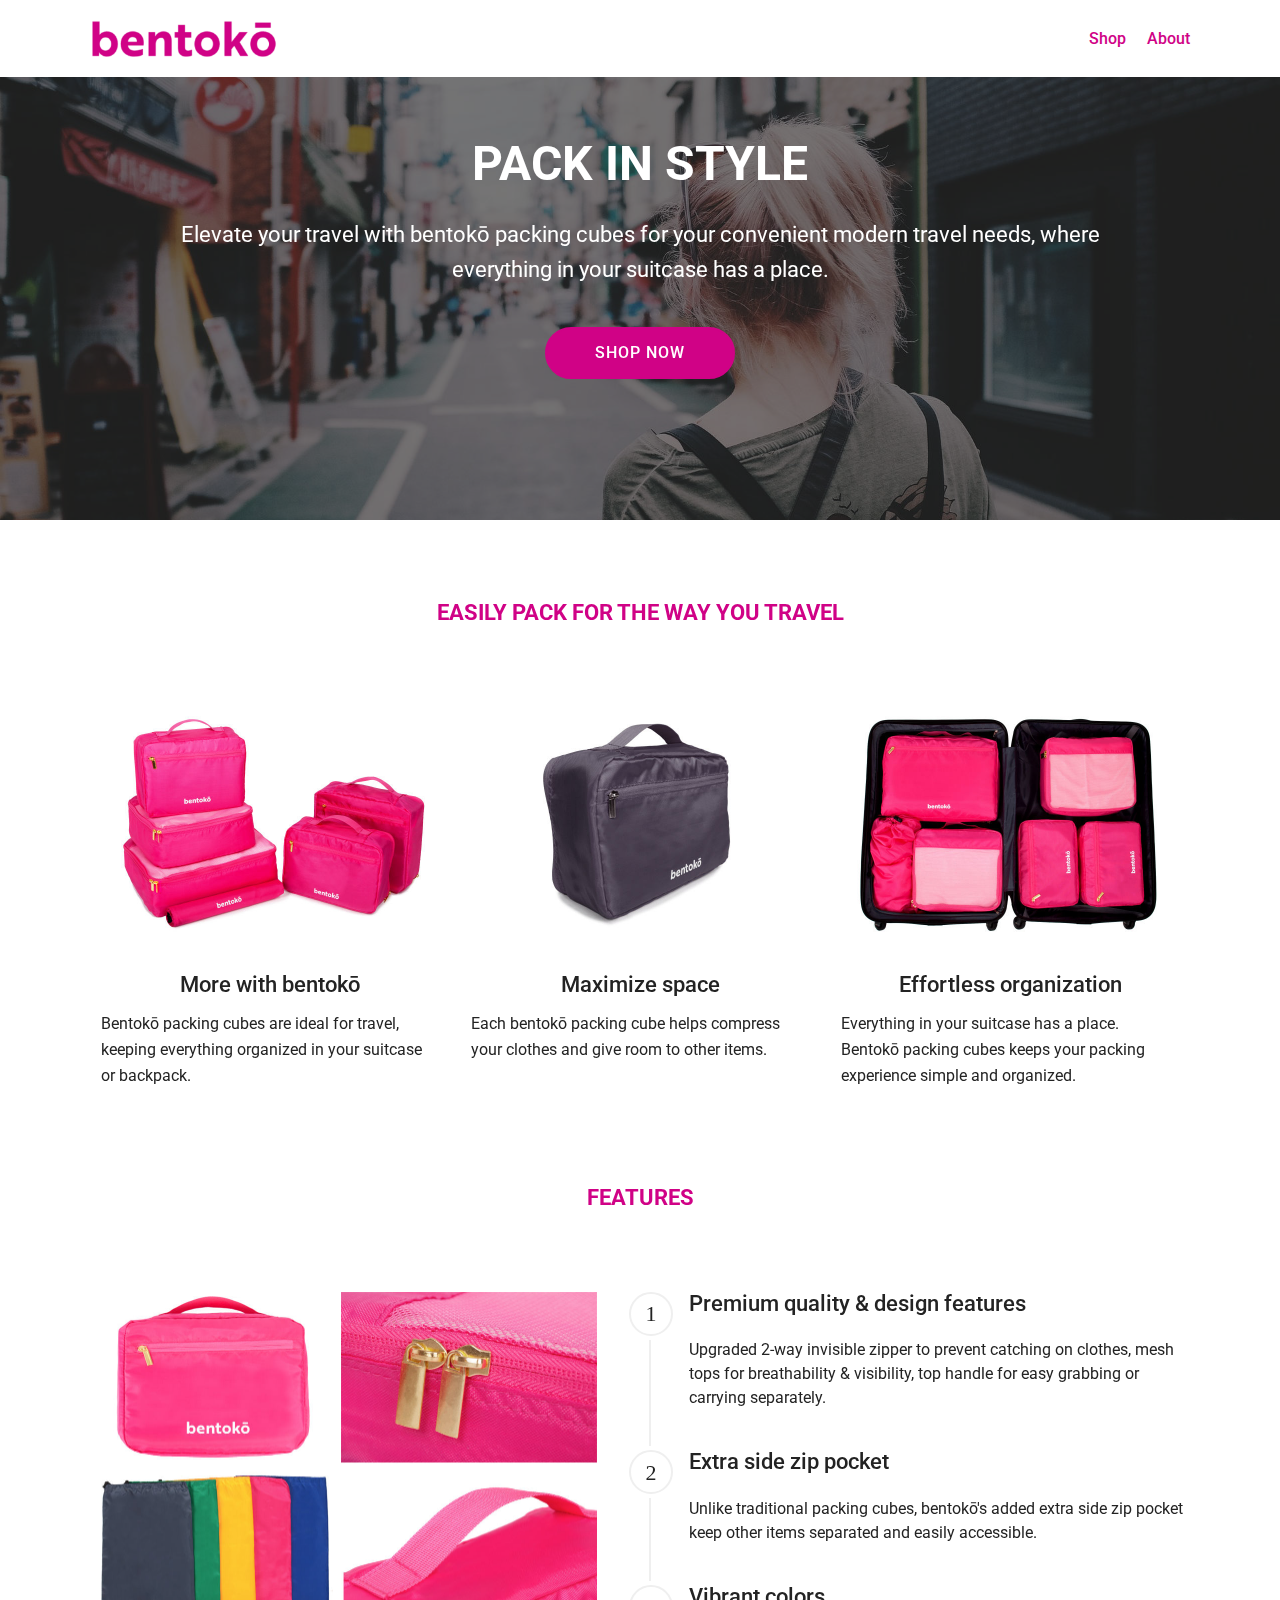
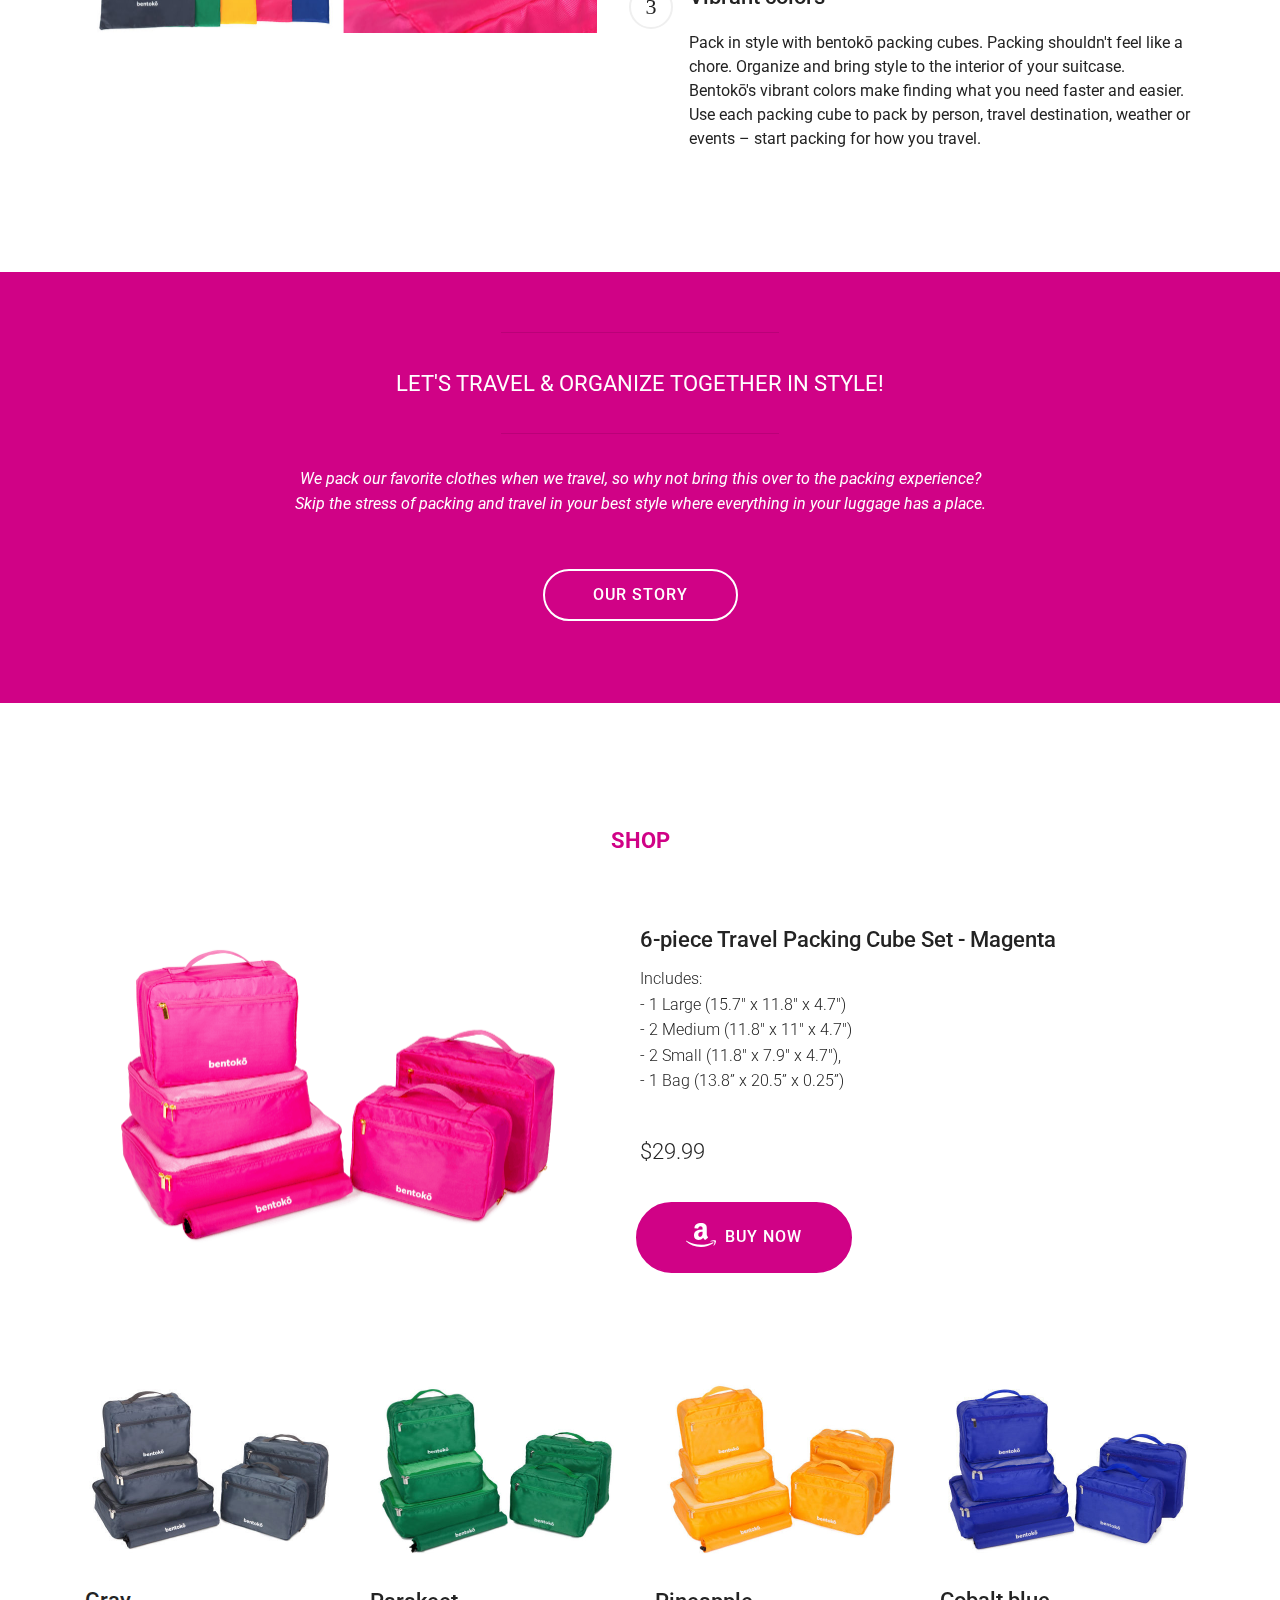
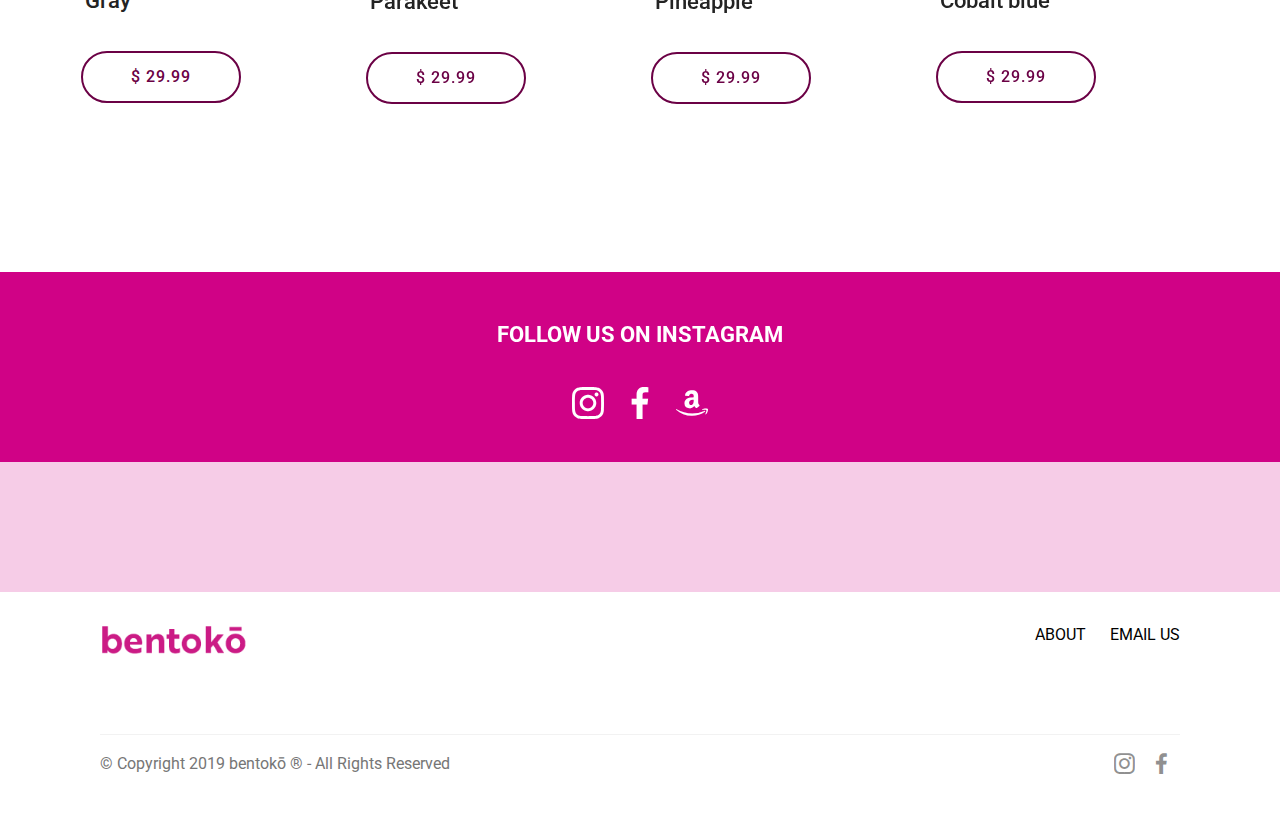
<file: index.html>
<!DOCTYPE html>
<html  >
<head>
  <!-- bentoko travel -->
  <meta charset="UTF-8">
  <meta http-equiv="X-UA-Compatible" content="IE=edge">
  <meta name="generator" content="Mobirise v4.11.2, mobirise.com">
  <meta name="viewport" content="width=device-width, initial-scale=1, minimum-scale=1">
  <link rel="shortcut icon" href="assets/images/bentokopackingcubesfavicon-128x128.png" type="image/x-icon">
  <meta name="description" content="Pack in style with bentokō packing cubes. Effortless organization when packing for travel">
  
  <title>bentokō  travel</title>
  <link rel="stylesheet" href="assets/web/assets/mobirise-icons/mobirise-icons.css">
  <link rel="stylesheet" href="assets/bootstrap/css/bootstrap.min.css">
  <link rel="stylesheet" href="assets/bootstrap/css/bootstrap-grid.min.css">
  <link rel="stylesheet" href="assets/bootstrap/css/bootstrap-reboot.min.css">
  <link rel="stylesheet" href="assets/socicon/css/styles.css">
  <link rel="stylesheet" href="assets/tether/tether.min.css">
  <link rel="stylesheet" href="assets/dropdown/css/style.css">
  <link rel="stylesheet" href="assets/style.css">
  <link rel="stylesheet" href="assets/slick.css">
  <link rel="stylesheet" href="assets/theme/css/style.css">
  <link rel="preload" as="style" href="assets/mobirise/css/mbr-additional.css"><link rel="stylesheet" href="assets/mobirise/css/mbr-additional.css" type="text/css">
  
 
<!-- Analytics -->
<!-- Global site tag (gtag.js) - Google Analytics -->
<script async src="https://www.googletagmanager.com/gtag/js?id=UA-137271584-1"></script>
<script>
  window.dataLayer = window.dataLayer || [];
  function gtag(){dataLayer.push(arguments);}
  gtag('js', new Date());

  gtag('config', 'UA-137271584-1');
</script>
<!-- /Analytics test --> 
 
<!-- Facebook Pixel Code -->
<script>
  !function(f,b,e,v,n,t,s)
  {if(f.fbq)return;n=f.fbq=function(){n.callMethod?
  n.callMethod.apply(n,arguments):n.queue.push(arguments)};
  if(!f._fbq)f._fbq=n;n.push=n;n.loaded=!0;n.version='2.0';
  n.queue=[];t=b.createElement(e);t.async=!0;
  t.src=v;s=b.getElementsByTagName(e)[0];
  s.parentNode.insertBefore(t,s)}(window, document,'script',
  'https://connect.facebook.net/en_US/fbevents.js');
  fbq('init', '414035725949980');
  fbq('track', 'PageView');
</script>
<noscript><img height="1" width="1" style="display:none"
  src="https://www.facebook.com/tr?id=414035725949980&ev=PageView&noscript=1"
/></noscript>
<!-- End Facebook Pixel Code -->
  
</head>
<body>



  <section class="menu cid-rm01nIufQF" once="menu" id="menu2-0">

    

    <nav class="navbar navbar-expand beta-menu navbar-dropdown align-items-center navbar-fixed-top navbar-toggleable-sm">
        <button class="navbar-toggler navbar-toggler-right" type="button" data-toggle="collapse" data-target="#navbarSupportedContent" aria-controls="navbarSupportedContent" aria-expanded="false" aria-label="Toggle navigation">
            <div class="hamburger">
                <span></span>
                <span></span>
                <span></span>
                <span></span>
            </div>
        </button>
        <div class="menu-logo">
            <div class="navbar-brand">
                <span class="navbar-logo">
                    <a href="index.html">
                        <img src="assets/images/bentoko-logo-hd-330x97.png" alt="bentoko travel packing cubes" title="bentoko travel packing cubes" style="height: 3.8rem;">
                    </a>
                </span>
                
            </div>
        </div>
        <div class="collapse navbar-collapse" id="navbarSupportedContent">
            <ul class="navbar-nav nav-dropdown nav-right" data-app-modern-menu="true"><li class="nav-item"><a class="nav-link link text-secondary display-4" href="index.html#services2-8">
                        Shop</a></li><li class="nav-item">
                    <a class="nav-link link text-secondary display-4" href="about.html">
                        About</a>
                </li></ul>
            
        </div>
    </nav>
</section>

<section class="engine"><a href="https://mobirise.info/n">free simple website templates</a></section><section class="header1 cid-rm056QXp3q mbr-parallax-background" id="header16-f">

    

    <div class="mbr-overlay" style="opacity: 0.6; background-color: rgb(35, 35, 35);">
    </div>

    <div class="container">
        <div class="row justify-content-md-center">
            <div class="col-md-10 align-center">
                <h1 class="mbr-section-title mbr-bold pb-3 mbr-fonts-style display-1">PACK IN STYLE</h1>
                
                <p class="mbr-text pb-3 mbr-fonts-style display-5">
                    Elevate your travel with bentokō packing cubes for your convenient modern travel needs, where everything in your suitcase has a place.
                </p>
                <div class="mbr-section-btn"><a class="btn btn-md btn-secondary display-4" href="index.html#services2-8">SHOP NOW</a></div>
            </div>
        </div>
    </div>

</section>

<section class="mbr-section article content1 cid-rm03Dv08PO" id="content1-b">
    
     

    <div class="container">
        <div class="media-container-row">
            <div class="mbr-text col-12 mbr-fonts-style display-2 col-md-10"><p><strong>EASILY PACK FOR THE WAY YOU TRAVEL</strong></p></div>
        </div>
    </div>
</section>

<section class="features2 cid-rm0350wZo0" id="features2-3">

    

    
    
    <div class="container">
        <div class="media-container-row">
            <div class="card p-3 col-12 col-md-6 col-lg-4">
                <div class="card-wrapper">
                    <div class="card-img">
                        <img src="assets/images/set-676x466.jpg" alt="Mobirise" title="">
                    </div>
                    <div class="card-box">
                        <h4 class="card-title pb-3 mbr-fonts-style display-2">More with bentokō</h4>
                        <p class="mbr-text mbr-fonts-style display-7">Bentokō packing cubes are ideal for travel, keeping everything organized in your suitcase or backpack.<br></p>
                    </div>
                </div>
            </div>

            <div class="card p-3 col-12 col-md-6 col-lg-4">
                <div class="card-wrapper">
                    <div class="card-img">
                        <img src="assets/images/bentoko-side-view-676x466.jpg" alt="Mobirise" title="">
                    </div>
                    <div class="card-box ">
                        <h4 class="card-title pb-3 mbr-fonts-style display-2">Maximize space</h4>
                        <p class="mbr-text mbr-fonts-style display-7">Each bentokō packing cube helps compress your clothes and give room to other items.<br></p>
                    </div>
                </div>
            </div>

            <div class="card p-3 col-12 col-md-6 col-lg-4">
                <div class="card-wrapper">
                    <div class="card-img">
                        <img src="assets/images/suitcase-676x466.jpg" alt="Mobirise" title="">
                    </div>
                    <div class="card-box">
                        <h4 class="card-title pb-3 mbr-fonts-style display-2">Effortless organization</h4>
                        <p class="mbr-text mbr-fonts-style display-7">Everything in your suitcase has a place. Bentokō packing cubes keeps your packing experience simple and organized. <br></p>
                    </div>
                </div>
            </div>

            
        </div>
    </div>
</section>

<section class="mbr-section article content1 cid-rm0aQrwaxr" id="content1-h">
    
     

    <div class="container">
        <div class="media-container-row">
            <div class="mbr-text col-12 mbr-fonts-style display-2 col-md-10"><p><strong>FEATURES</strong></p></div>
        </div>
    </div>
</section>

<section class="step3 cid-rm03eqdBYx" id="step3-4">

    

    
    
    <div class="container">
        
        
        <div class="media-container-row">
            <div class="media-block" style="width: 49%;">
                <div class="mbr-figure">
                    <img src="assets/images/bentokofeatures-1024x683.jpg" alt="" title="">
                </div>
            </div>
            <div class="step-container">
                <div class="card separline pb-4">
                    <div class="step-element d-flex">
                        <div class="step-wrapper pr-3">
                            <div class="step d-flex align-items-center justify-content-center">
                                1
                            </div>
                        </div>          
                        <div class="step-text-content">
                            <h4 class="mbr-step-title pb-3 mbr-fonts-style display-5">Premium quality &amp; design features</h4>
                            <p class="mbr-step-text mbr-fonts-style display-7">Upgraded 2-way invisible zipper to prevent catching on clothes, mesh tops for breathability &amp; visibility, top handle for easy grabbing or carrying separately.<br></p>
                        </div>
                    </div>
                </div>

                <div class="card separline pb-4">
                    <div class="step-element d-flex">
                        <div class="step-wrapper pr-3">
                            <div class="step d-flex align-items-center justify-content-center">
                                2
                            </div>
                        </div>          
                        <div class="step-text-content">
                            <h4 class="mbr-step-title pb-3 mbr-fonts-style display-5">Extra side zip pocket</h4>
                            <p class="mbr-step-text mbr-fonts-style display-7">Unlike traditional packing cubes, bentokō's added extra side zip pocket keep other items separated and easily accessible. <br></p>
                        </div>
                    </div>
                </div>

                <div class="card">
                    <div class="step-element d-flex">
                        <div class="step-wrapper pr-3">
                            <div class="step d-flex align-items-center justify-content-center">
                                3
                            </div>
                        </div>          
                        <div class="step-text-content">
                            <h4 class="mbr-step-title pb-3 mbr-fonts-style display-5">Vibrant colors</h4>
                            <p class="mbr-step-text mbr-fonts-style display-7">Pack in style with bentokō packing cubes. Packing shouldn't feel like a chore. Organize and bring style to the interior of your suitcase. Bentokō's vibrant colors make finding what you need faster and easier. Use each packing cube to pack by person, travel destination, weather or events – start packing for how you travel.<br></p>
                        </div>
                    </div>
                </div>

                

                

                

                

                

                
            </div>
        </div>
    </div>
</section>

<section class="mbr-section article content9 cid-rm03mBCgXA" id="content9-5">
    
     

    <div class="container">
        <div class="inner-container" style="width: 100%;">
            <hr class="line" style="width: 25%;">
            <div class="section-text align-center mbr-fonts-style display-5">LET'S TRAVEL &amp; ORGANIZE TOGETHER IN STYLE!</div>
            <hr class="line" style="width: 25%;">
        </div>
        </div>
</section>

<section class="mbr-section article content1 cid-rm03o8E6Wf" id="content1-6">
    
     

    <div class="container">
        <div class="media-container-row">
            <div class="mbr-text col-12 mbr-fonts-style display-7 col-md-8"><p><em>We pack our favorite clothes when we travel, so why not bring this over to the packing experience? Skip the stress of packing and travel in your best style where everything in your luggage has a place.</em></p></div>
        </div>
    </div>
</section>

<section class="mbr-section content8 cid-rm03rEiypM" id="content8-7">

    

    <div class="container">
        <div class="media-container-row title">
            <div class="col-12 col-md-8">
                <div class="mbr-section-btn align-center"><a class="btn btn-white-outline display-4" href="about.html">OUR STORY</a></div>
            </div>
        </div>
    </div>
</section>

<section class="mbr-section article content1 cid-rm0eluMXXo" id="content1-i">
    
     

    <div class="container">
        <div class="media-container-row">
            <div class="mbr-text col-12 mbr-fonts-style display-2 col-md-10"><p><strong>SHOP</strong></p></div>
        </div>
    </div>
</section>

<section class="services2 cid-rm03vRQkiQ" id="services2-8">
    <!---->
    
    <!---->
    <!--Overlay-->
    
    <!--Container-->
    <div class="container">
        <div class="col-md-12">
            <div class="media-container-row">
                <div class="mbr-figure" style="width: 50%;">
                    <a href="https://www.amazon.com/gp/product/B07N3NNBX7?th=1"><img src="assets/images/set-952x707.png" alt="Mobirise" title=""></a>
                </div>
                <div class="align-left aside-content">
                    <h2 class="mbr-title pt-2 mbr-fonts-style display-5">6-piece Travel Packing Cube Set - Magenta</h2>
                    <div class="mbr-section-text">
                        <p class="mbr-text text1 pt-2 mbr-light mbr-fonts-style display-7">Includes:<br>- 1 Large (15.7" x 11.8" x 4.7")<br>- 2 Medium (11.8" x 11" x 4.7")<br>- 2 Small (11.8" x 7.9" x 4.7"),<br>- 1 Bag (13.8” x 20.5” x 0.25”)</p>
                        <p class="mbr-text text2 pt-4 mbr-light mbr-fonts-style display-2">$29.99<br></p>
                    </div>
                    <!--Btn-->
                    <div class="mbr-section-btn pt-3 align-left"><a href="https://www.amazon.com/gp/product/B07N3NNBX7?th=1" class="btn btn-secondary display-4" target="_blank"><span class="socicon socicon-amazon mbr-iconfont mbr-iconfont-btn" style="font-size: 30px;"></span>
                            BUY NOW</a></div>
                </div>
            </div>
        </div>
    </div>
</section>

<section class="services1 cid-rm03xWYbYQ" id="services1-9">
    <!---->
    
    <!---->
    <!--Overlay-->
    
    <!--Container-->
    <div class="container">
        <div class="row justify-content-center">
            <!--Titles-->
            <div class="title pb-5 col-12">
                
                
            </div>
            <!--Card-1-->
            <div class="card col-12 col-md-6 col-lg-3">
                <div class="card-wrapper">
                    <div class="card-img">
                        <a href="https://www.amazon.com/gp/product/B07N3BB2Q3?th=1"><img src="assets/images/bentoko-gray-set-510x352.jpg" alt="Mobirise" title=""></a>
                    </div>
                    <div class="card-box pb-md-5">
                        <h4 class="card-title mbr-fonts-style display-5">
                            Gray
                        </h4>
                        
                        <!--Btn-->
                        <div class="mbr-section-btn align-left"><a href="https://www.amazon.com/gp/product/B07N3BB2Q3?th=1" class="btn btn-secondary-outline display-4" target="_blank">
                                $ 29.99</a></div>
                    </div>
                </div>
            </div>
            <!--Card-2-->
            <div class="card col-12 col-md-6 col-lg-3">
                <div class="card-wrapper">
                    <div class="card-img">
                        <a href="https://www.amazon.com/gp/product/B07N39RXLP?th=1"><img src="assets/images/bentoko-parakeet-set-510x353.jpg" alt="Mobirise" title=""></a>
                    </div>
                    <div class="card-box pb-md-5">
                        <h4 class="card-title mbr-fonts-style display-5">
                            Parakeet
                        </h4>
                        
                        <!--Btn-->
                        <div class="mbr-section-btn align-left"><a href="https://www.amazon.com/gp/product/B07N39RXLP?th=1" class="btn btn-secondary-outline display-4" target="_blank">
                                $ 29.99</a></div>
                    </div>
                </div>
            </div>
            <!--Card-3-->
            <div class="card col-12 col-md-6 col-lg-3">
                <div class="card-wrapper">
                    <div class="card-img">
                        <a href="https://www.amazon.com/gp/product/B07N3B4N4N?th=1"><img src="assets/images/bentoko-pineapple-set-510x353.jpg" alt="Mobirise" title=""></a>
                    </div>
                    <div class="card-box">
                        <h4 class="card-title mbr-fonts-style display-5">
                            Pineapple
                        </h4>
                        
                        <!--Btn-->
                        <div class="mbr-section-btn align-left"><a href="http://www.amazon.com/gp/product/B07N3B4N4N?th=1" class="btn btn-secondary-outline display-4" target="_blank">
                                $ 29.99</a></div>
                    </div>
                </div>
            </div>
            <!--Card-4-->
            <div class="card col-12 col-md-6 col-lg-3 last-child">
                <div class="card-wrapper">
                    <div class="card-img">
                        <a href="https://www.amazon.com/gp/product/B07N3B9ZV7?th=1"><img src="assets/images/bentoko-cobalt-blue-set-2-copy-510x352.jpg" alt="Mobirise" title=""></a>
                    </div>
                    <div class="card-box">
                        <h4 class="card-title mbr-fonts-style display-5">Cobalt blue</h4>
                        
                        <!--Btn-->
                        <div class="mbr-section-btn align-left"><a href="https://www.amazon.com/gp/product/B07N3B9ZV7?th=1" class="btn btn-secondary-outline display-4" target="_blank">
                                $ 29.99</a></div>
                    </div>
                </div>
            </div>
        </div>
    </div>
</section>

<section class="mbr-section article content1 cid-rm03BkF442" id="content1-a">
    
     

    <div class="container">
        <div class="media-container-row">
            <div class="mbr-text col-12 mbr-fonts-style display-2 col-md-10"><p><strong>FOLLOW US ON INSTAGRAM</strong></p></div>
        </div>
    </div>
</section>

<section class="cid-rm03HLvAjB" id="social-buttons2-c">

    

    

    <div class="container">
        <div class="media-container-row">
            <div class="col-md-8 align-center">
                
                <div class="social-list pl-0 mb-0">
                    <a href="https://www.instagram.com/bentokotravel/" target="_blank">
                        <span class="px-2 mbr-iconfont mbr-iconfont-social socicon-instagram socicon"></span>
                    </a>
                    <a href="https://facebook.com/pages/bentokotravel" target="_blank">
                        <span class="px-2 mbr-iconfont mbr-iconfont-social socicon-facebook socicon"></span>
                    </a>
                    <a href="https://www.amazon.com/gp/product/B07N3NNBX7?th=1" target="_blank">
                        <span class="px-2 mbr-iconfont mbr-iconfont-social socicon-amazon socicon"></span>
                    </a>
                    <a href="https://www.youtube.com/c/mobirise" target="_blank">
                        
                    </a>
                    <a href="https://plus.google.com/u/0/+Mobirise" target="_blank">
                        
                    </a>
                    <a href="https://www.behance.net/Mobirise" target="_blank">
                        
                    </a>
                </div>
            </div>
        </div>
    </div>
</section>

<section class="mbr-instagram-feed" data-rows="1" data-per-row-slider="" data-spacing="0" data-full-width="true" data-token="9773027886.727bfe1.18106a24a8b543a2a1a92b722ccf7208" data-per-row-grid="5" id="instagram-feed-block-3" data-rv-view="33" style="background-color: rgb(208, 2, 134); padding-top: 40px; padding-bottom: 80px;">
    
    <div class="container container_toggle">
        <div class="row">
            <div class="col">
                <div class="inst">
                    
                    <div class="inst__content"></div>
                    
                </div>
            </div>
        </div>
    </div>
</section>

<section class="cid-rm03LVHVfu" id="footer5-e">

    

    

    <div class="container">
        <div class="media-container-row">
            <div class="col-md-3">
                <div class="media-wrap">
                    <a href="index.html">
                       <img src="assets/images/bentoko-logo-footer-192x125.png" alt="bentoko travel packing cubes" title="Pack in style with bentoko packing cubes">
                    </a>
                </div>
            </div>
            <div class="col-md-9">
                <p class="mbr-text align-right links mbr-fonts-style display-7">
                    <a href="about.html" class="text-black">ABOUT</a> &nbsp;&nbsp;&nbsp;&nbsp;
<a href="mailto:bentokotravel@gmail.com" class="text-black">EMAIL US</a></p>
            </div>
        </div>
        <div class="footer-lower">
            <div class="media-container-row">
                <div class="col-md-12">
                    <hr>
                </div>
            </div>
            <div class="media-container-row mbr-white">
                <div class="col-md-6 copyright">
                    <p class="mbr-text mbr-fonts-style display-7">© Copyright 2019 bentokō ® - All Rights Reserved<br></p>
                </div>
                <div class="col-md-6">
                    <div class="social-list align-right">
                        <div class="soc-item">
                            <a href="https://www.instagram.com/bentokotravel/" target="_blank">
                                <span class="mbr-iconfont mbr-iconfont-social socicon-instagram socicon"></span>
                            </a>
                        </div>
                        <div class="soc-item">
                            <a href="https://www.facebook.com/bentokotravel" target="_blank">
                                <span class="mbr-iconfont mbr-iconfont-social socicon-facebook socicon"></span>
                            </a>
                        </div>
                        
                        
                        
                        
                    </div>
                </div>
            </div>
        </div>
    </div>
</section>


  <script src="assets/web/assets/jquery/jquery.min.js"></script>
  <script src="assets/popper/popper.min.js"></script>
  <script src="assets/bootstrap/js/bootstrap.min.js"></script>
  <script src="assets/smoothscroll/smooth-scroll.js"></script>
  <script src="assets/tether/tether.min.js"></script>
  <script src="assets/touchswipe/jquery.touch-swipe.min.js"></script>
  <script src="assets/parallax/jarallax.min.js"></script>
  <script src="assets/sociallikes/social-likes.js"></script>
  <script src="assets/dropdown/js/nav-dropdown.js"></script>
  <script src="assets/dropdown/js/navbar-dropdown.js"></script>
  <script src="assets/index.js"></script>
  <script src="assets/slick.min.js"></script>
  <script src="assets/theme/js/script.js"></script>
  
  
</body>
</html>
</file>
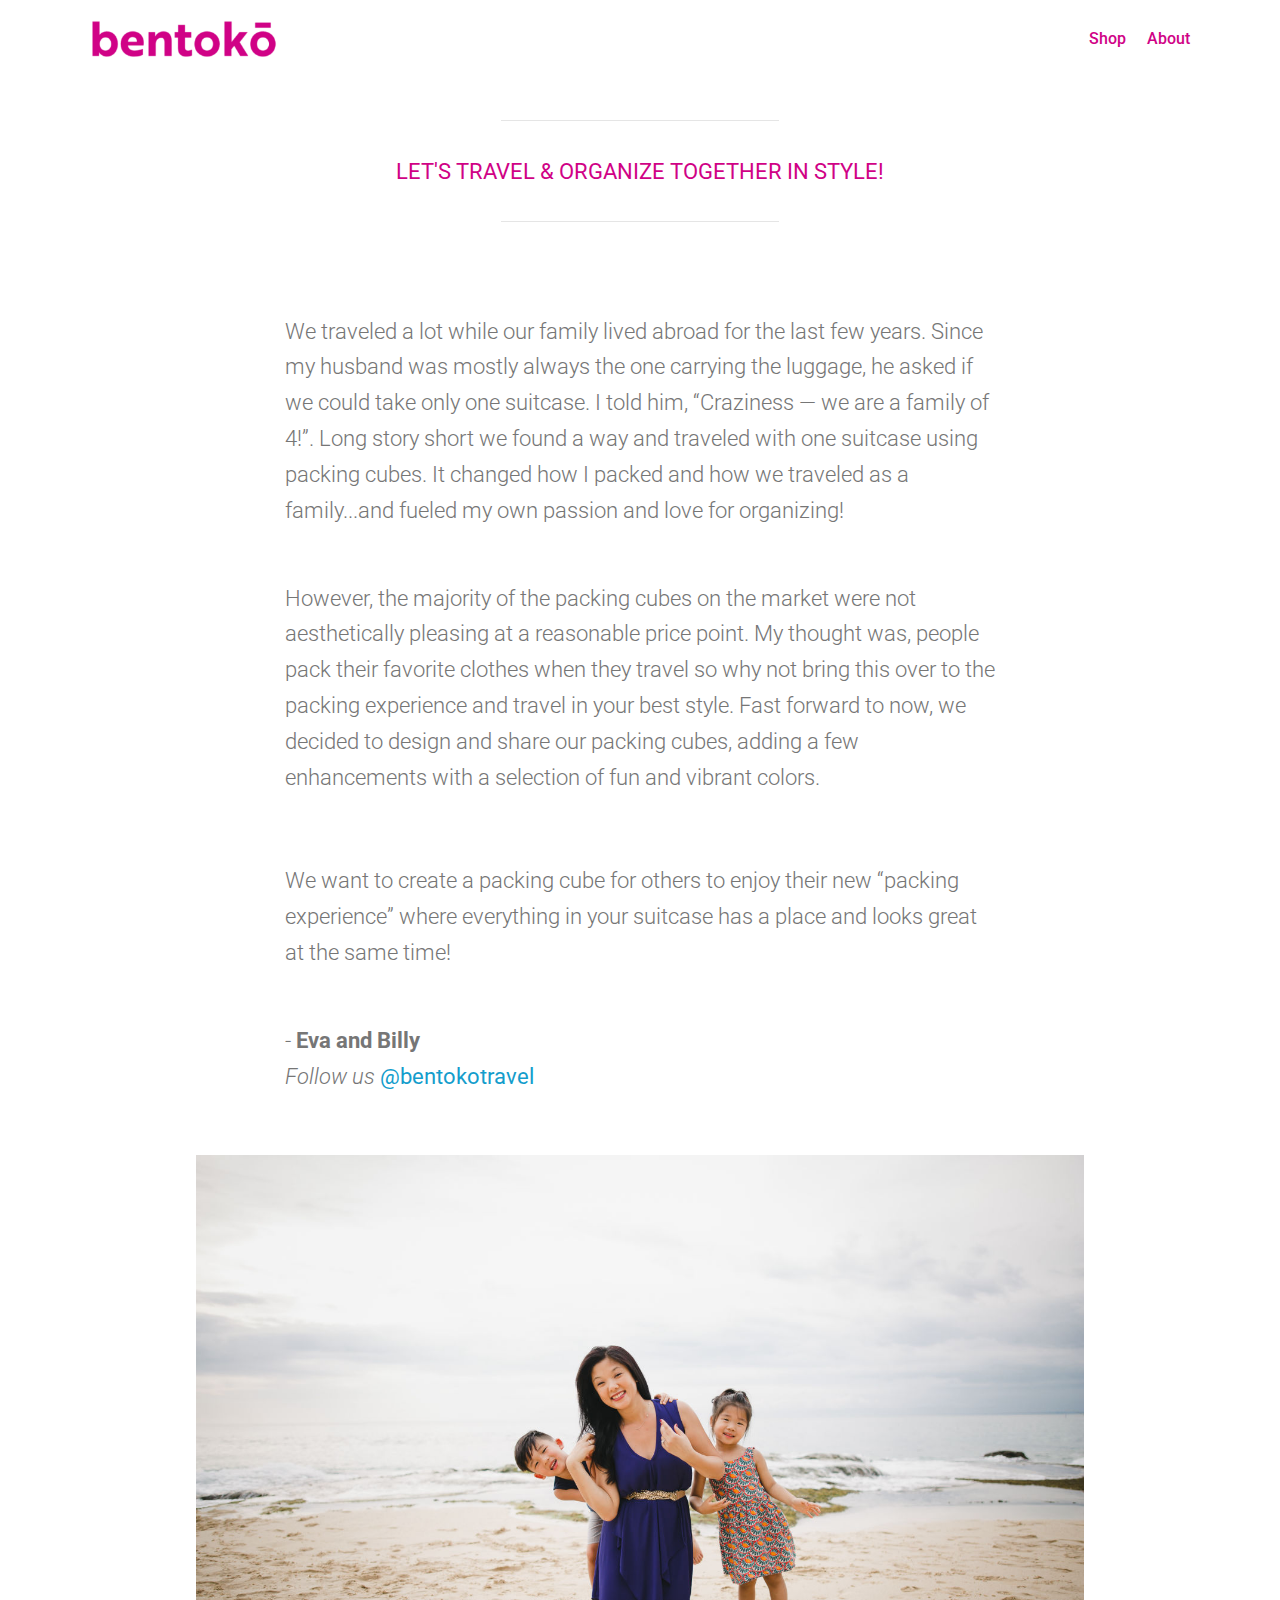
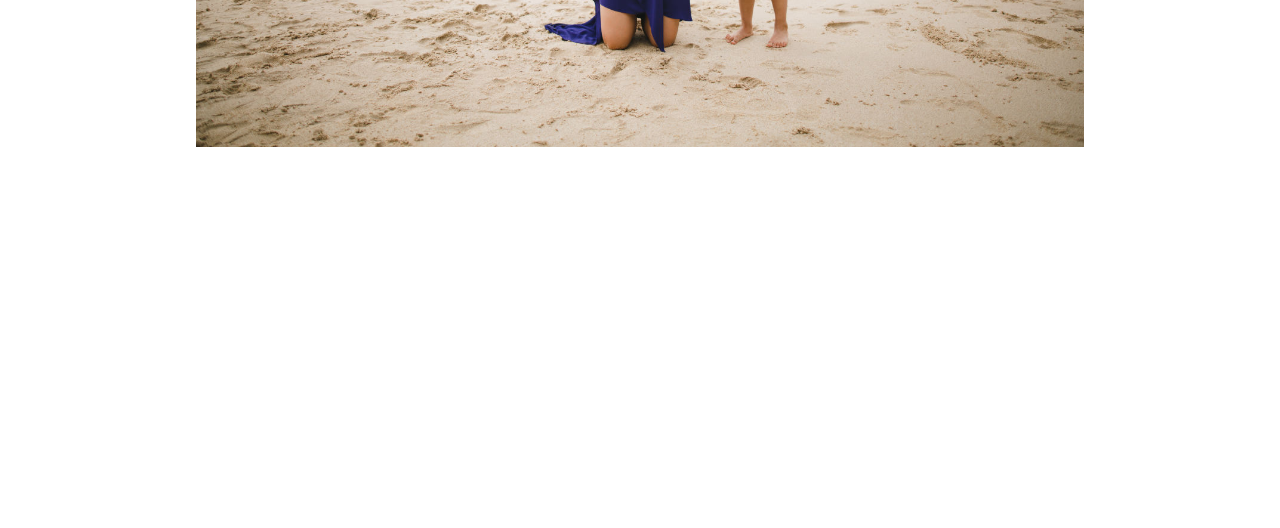
<file: about.html>
<!DOCTYPE html>
<html  >
<head>
  <!-- Site made with Mobirise Website Builder v4.11.2, https://mobirise.com -->
  <meta charset="UTF-8">
  <meta http-equiv="X-UA-Compatible" content="IE=edge">
  <meta name="generator" content="Mobirise v4.11.2, mobirise.com">
  <meta name="viewport" content="width=device-width, initial-scale=1, minimum-scale=1">
  <link rel="shortcut icon" href="assets/images/bentokopackingcubesfavicon-128x128.png" type="image/x-icon">
  <meta name="description" content="Our travels have influenced who we are">
  
  <title>About us and bentokō </title>
  <link rel="stylesheet" href="assets/web/assets/mobirise-icons/mobirise-icons.css">
  <link rel="stylesheet" href="assets/bootstrap/css/bootstrap.min.css">
  <link rel="stylesheet" href="assets/bootstrap/css/bootstrap-grid.min.css">
  <link rel="stylesheet" href="assets/bootstrap/css/bootstrap-reboot.min.css">
  <link rel="stylesheet" href="assets/tether/tether.min.css">
  <link rel="stylesheet" href="assets/dropdown/css/style.css">
  <link rel="stylesheet" href="assets/socicon/css/styles.css">
  <link rel="stylesheet" href="assets/theme/css/style.css">
  <link rel="preload" as="style" href="assets/mobirise/css/mbr-additional.css"><link rel="stylesheet" href="assets/mobirise/css/mbr-additional.css" type="text/css">
  
  
  
</head>
<body>

<!-- Analytics -->
<!-- Global site tag (gtag.js) - Google Analytics -->
<script async src="https://www.googletagmanager.com/gtag/js?id=UA-137271584-1"></script>
<script>
  window.dataLayer = window.dataLayer || [];
  function gtag(){dataLayer.push(arguments);}
  gtag('js', new Date());

  gtag('config', 'UA-137271584-1');
</script>
<!-- /Analytics -->


  <section class="menu cid-rm01nIufQF" once="menu" id="menu2-j">

    

    <nav class="navbar navbar-expand beta-menu navbar-dropdown align-items-center navbar-fixed-top navbar-toggleable-sm">
        <button class="navbar-toggler navbar-toggler-right" type="button" data-toggle="collapse" data-target="#navbarSupportedContent" aria-controls="navbarSupportedContent" aria-expanded="false" aria-label="Toggle navigation">
            <div class="hamburger">
                <span></span>
                <span></span>
                <span></span>
                <span></span>
            </div>
        </button>
        <div class="menu-logo">
            <div class="navbar-brand">
                <span class="navbar-logo">
                    <a href="index.html">
                        <img src="assets/images/bentoko-logo-hd-330x97.png" alt="bentoko travel packing cubes" title="bentoko travel packing cubes" style="height: 3.8rem;">
                    </a>
                </span>
                
            </div>
        </div>
        <div class="collapse navbar-collapse" id="navbarSupportedContent">
            <ul class="navbar-nav nav-dropdown nav-right" data-app-modern-menu="true"><li class="nav-item"><a class="nav-link link text-secondary display-4" href="index.html#services2-8">
                        Shop</a></li><li class="nav-item">
                    <a class="nav-link link text-secondary display-4" href="about.html">
                        About</a>
                </li></ul>
            
        </div>
    </nav>
</section>

<section class="engine"><a href="https://mobirise.info/q">free responsive website templates</a></section><section class="mbr-section article content9 cid-rm0g57iszy" id="content9-k">
    
     

    <div class="container">
        <div class="inner-container" style="width: 100%;">
            <hr class="line" style="width: 25%;">
            <div class="section-text align-center mbr-fonts-style display-5">LET'S TRAVEL &amp; ORGANIZE TOGETHER IN STYLE!</div>
            <hr class="line" style="width: 25%;">
        </div>
        </div>
</section>

<section class="mbr-section article content1 cid-rm0g6rMXTw" id="content1-l">
    
     

    <div class="container">
        <div class="media-container-row">
            <div class="mbr-text col-12 mbr-fonts-style display-2 col-md-8"><p>We traveled a lot while our family lived abroad for the last few years. Since my husband was mostly always the one carrying the luggage, he asked if we could take only one suitcase. I told him, “Craziness — we are a family of 4!”. Long story short we found a way and traveled with one suitcase using packing cubes. It changed how I packed and how we traveled as a family...and fueled my own passion and love for organizing! </p><p><br>However, the majority of the packing cubes on the market were not aesthetically pleasing at a reasonable price point. My thought was, people pack their favorite clothes when they travel so why not bring this over to the packing experience and travel in your best style. Fast forward to now, we decided to design and share our packing cubes, adding a few enhancements with a selection of fun and vibrant colors.</p><p><br></p><p>We want to create a packing cube for others to enjoy their new “packing experience” where everything in your suitcase has a place and looks great at the same time!<br><br></p><p>- <strong>Eva and Billy</strong><br><em>Follow us&nbsp;<a href="https://www.instagram.com/bentokotravel/">@bentokotravel</a>&nbsp;</em></p></div>
        </div>
    </div>
</section>

<section class="cid-rm0gtaMsyl" id="image3-p">

    

    <figure class="mbr-figure container">
            <div class="image-block" style="width: 80%;">
                <img src="assets/images/170316-eva-12-1488x992.jpg" width="1400" alt="Mobirise" title="">
                
            </div>
    </figure>
</section>

<section class="cid-rm5oqMDDTu mbr-reveal" id="footer5-4">

    

    

    <div class="container">
        <div class="media-container-row">
            <div class="col-md-3">
                <div class="media-wrap">
                    <a href="index.html">
                       <img src="assets/images/bentoko-logo-footer-w-296x192.png" alt="Mobirise" title="">
                    </a>
                </div>
            </div>
            <div class="col-md-9">
                <p class="mbr-text align-right links mbr-fonts-style display-7">
                    <a href="about.html" class="text-white">ABOUT</a> &nbsp;&nbsp;&nbsp;&nbsp;
<a href="mailto:bentokotravel@gmail.com" class="text-white">CONTACT</a>
                </p>
            </div>
        </div>
        <div class="footer-lower">
            <div class="media-container-row">
                <div class="col-md-12">
                    <hr>
                </div>
            </div>
            <div class="media-container-row mbr-white">
                <div class="col-md-6 copyright">
                    <p class="mbr-text mbr-fonts-style display-7">
                        © Copyright 2019 bentokō ® - All Rights Reserved
                    </p>
                </div>
                <div class="col-md-6">
                    <div class="social-list align-right">
                        <div class="soc-item">
                            <a href="https://www.instagram.com/bentokotravel" target="_blank">
                                <span class="mbr-iconfont mbr-iconfont-social socicon-instagram socicon"></span>
                            </a>
                        </div>
                        <div class="soc-item">
                            <a href="https://www.facebook.com/bentokotravel" target="_blank">
                                <span class="mbr-iconfont mbr-iconfont-social socicon-facebook socicon"></span>
                            </a>
                        </div>
                        
                        
                        
                        
                    </div>
                </div>
            </div>
        </div>
    </div>
</section>


  <script src="assets/web/assets/jquery/jquery.min.js"></script>
  <script src="assets/popper/popper.min.js"></script>
  <script src="assets/bootstrap/js/bootstrap.min.js"></script>
  <script src="assets/tether/tether.min.js"></script>
  <script src="assets/smoothscroll/smooth-scroll.js"></script>
  <script src="assets/dropdown/js/nav-dropdown.js"></script>
  <script src="assets/dropdown/js/navbar-dropdown.js"></script>
  <script src="assets/touchswipe/jquery.touch-swipe.min.js"></script>
  <script src="assets/theme/js/script.js"></script>
  
  
</body>
</html>
</file>
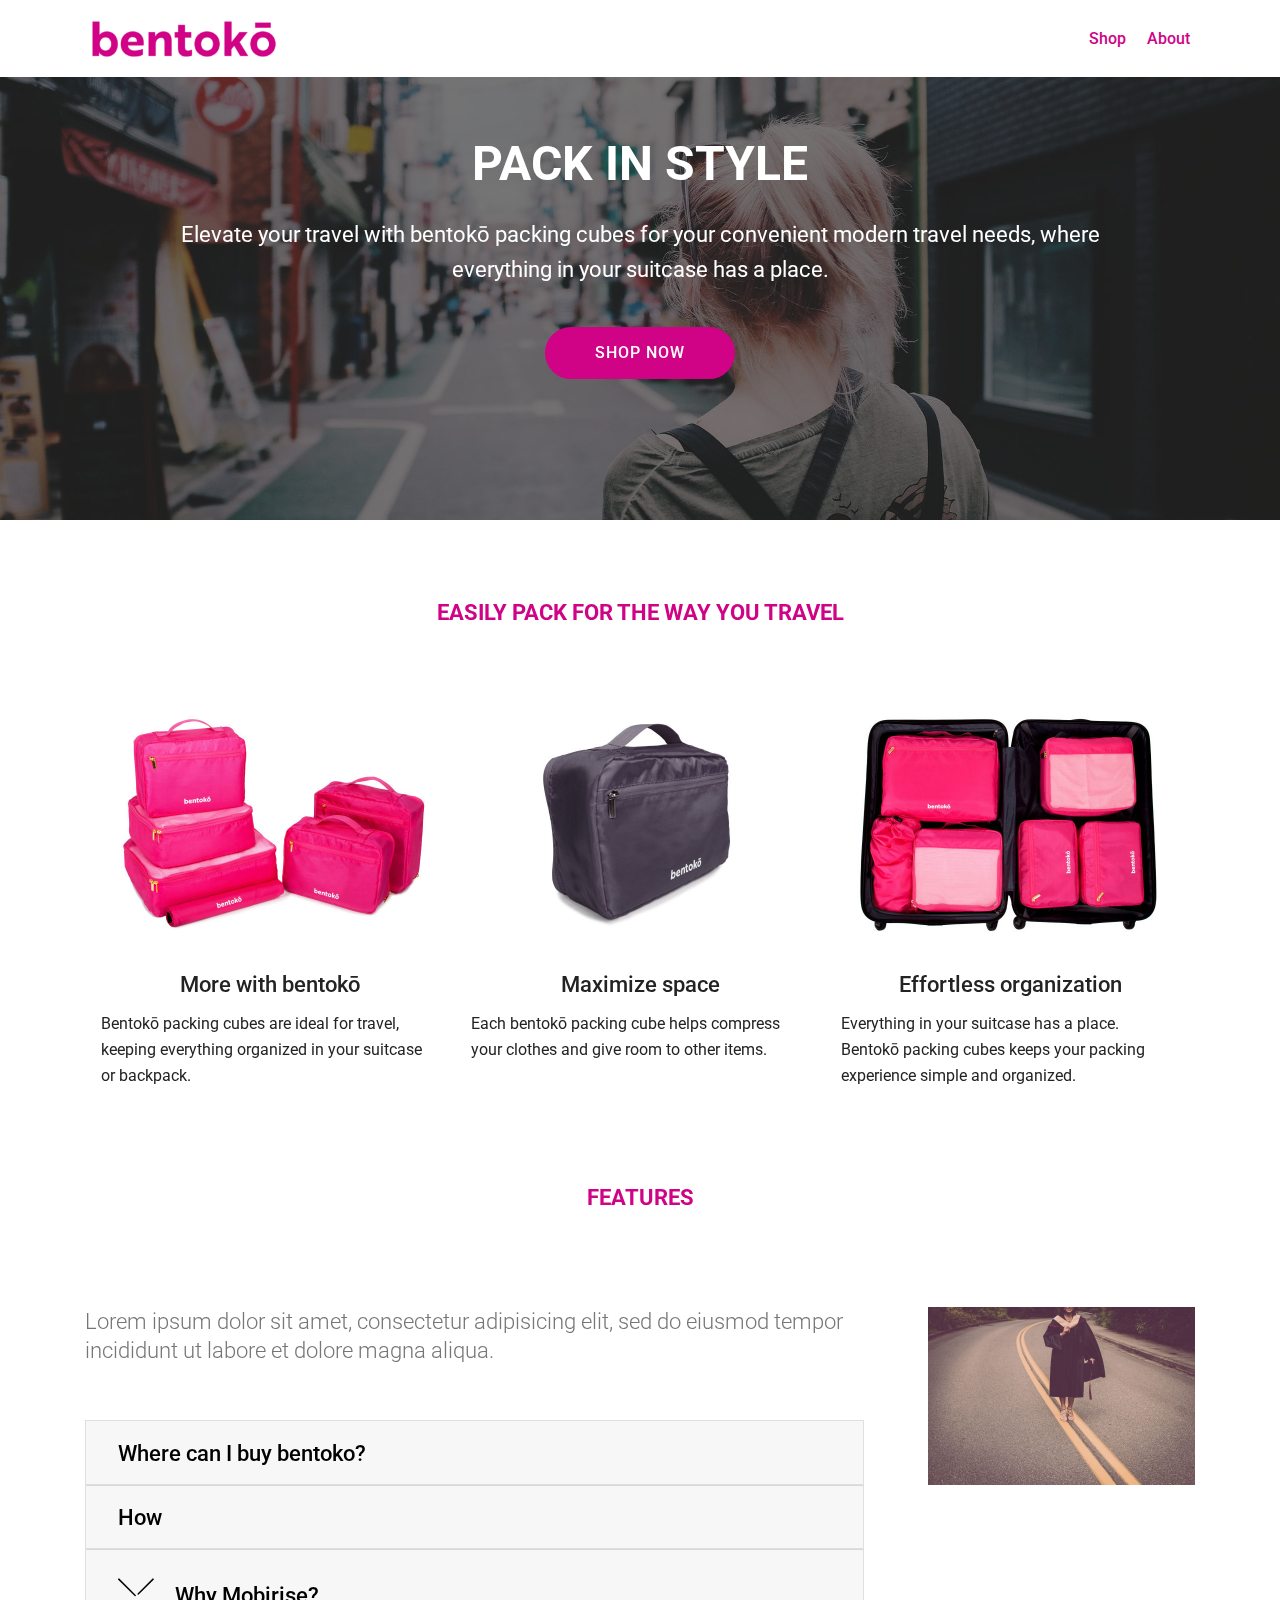
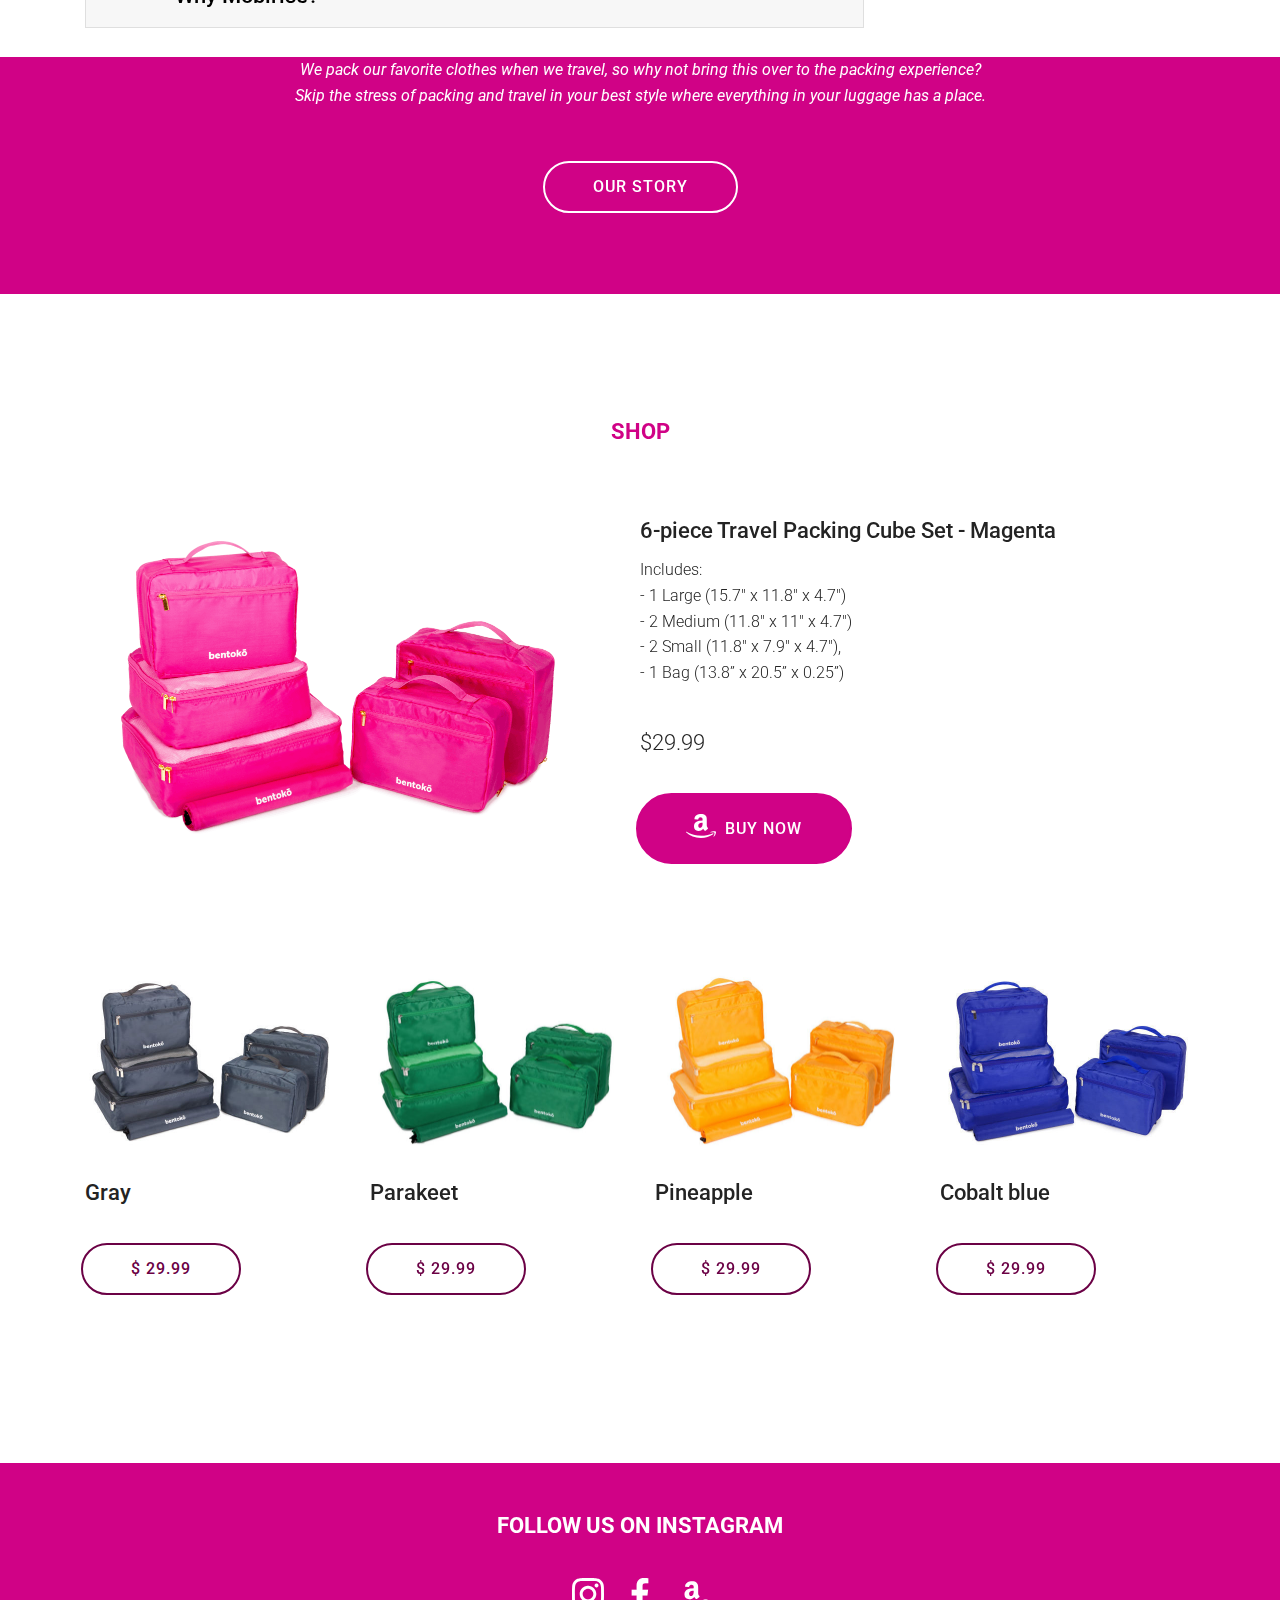
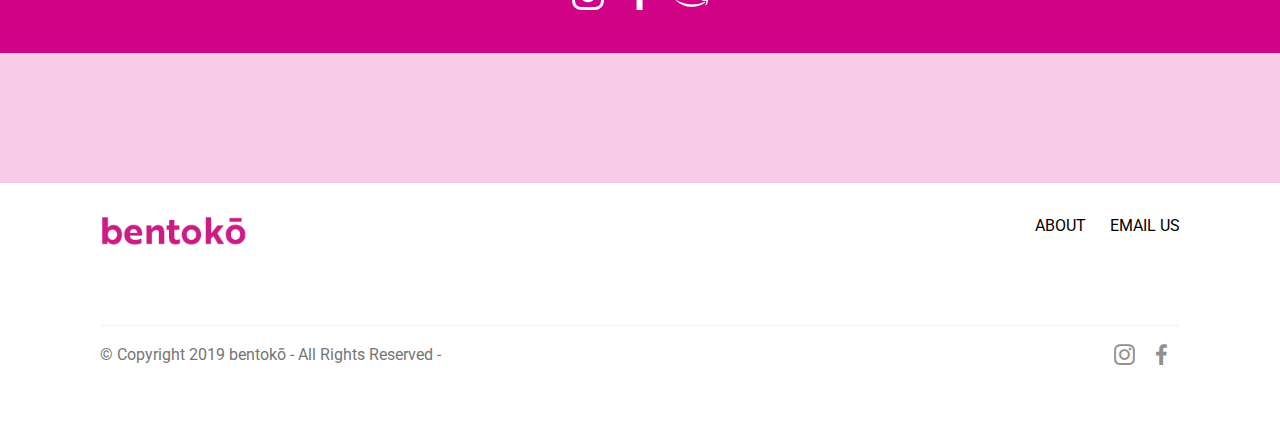
<file: page2.html>
<!DOCTYPE html>
<html  >
<head>
  <!-- Site made with Mobirise Website Builder v4.11.2, https://mobirise.com -->
  <meta charset="UTF-8">
  <meta http-equiv="X-UA-Compatible" content="IE=edge">
  <meta name="generator" content="Mobirise v4.11.2, mobirise.com">
  <meta name="viewport" content="width=device-width, initial-scale=1, minimum-scale=1">
  <link rel="shortcut icon" href="assets/images/bentokopackingcubesfavicon-128x128.png" type="image/x-icon">
  <meta name="description" content="Pack in style with bentokō packing cubes. Effortless organization when packing for travel">
  
  <title>Help</title>
  <link rel="stylesheet" href="assets/web/assets/mobirise-icons/mobirise-icons.css">
  <link rel="stylesheet" href="assets/bootstrap/css/bootstrap.min.css">
  <link rel="stylesheet" href="assets/bootstrap/css/bootstrap-grid.min.css">
  <link rel="stylesheet" href="assets/bootstrap/css/bootstrap-reboot.min.css">
  <link rel="stylesheet" href="assets/socicon/css/styles.css">
  <link rel="stylesheet" href="assets/dropdown/css/style.css">
  <link rel="stylesheet" href="assets/tether/tether.min.css">
  <link rel="stylesheet" href="assets/style.css">
  <link rel="stylesheet" href="assets/slick.css">
  <link rel="stylesheet" href="assets/theme/css/style.css">
  <link rel="preload" as="style" href="assets/mobirise/css/mbr-additional.css"><link rel="stylesheet" href="assets/mobirise/css/mbr-additional.css" type="text/css">
  
  
  
</head>
<body>

<!-- Analytics -->
<!-- Global site tag (gtag.js) - Google Analytics -->
<script async src="https://www.googletagmanager.com/gtag/js?id=UA-137271584-1"></script>
<script>
  window.dataLayer = window.dataLayer || [];
  function gtag(){dataLayer.push(arguments);}
  gtag('js', new Date());

  gtag('config', 'UA-137271584-1');
</script>
<!-- /Analytics -->


  <section class="menu cid-rm01nIufQF" once="menu" id="menu2-0">

    

    <nav class="navbar navbar-expand beta-menu navbar-dropdown align-items-center navbar-fixed-top navbar-toggleable-sm">
        <button class="navbar-toggler navbar-toggler-right" type="button" data-toggle="collapse" data-target="#navbarSupportedContent" aria-controls="navbarSupportedContent" aria-expanded="false" aria-label="Toggle navigation">
            <div class="hamburger">
                <span></span>
                <span></span>
                <span></span>
                <span></span>
            </div>
        </button>
        <div class="menu-logo">
            <div class="navbar-brand">
                <span class="navbar-logo">
                    <a href="index.html">
                        <img src="assets/images/bentoko-logo-hd-330x97.png" alt="bentoko travel packing cubes" title="bentoko travel packing cubes" style="height: 3.8rem;">
                    </a>
                </span>
                
            </div>
        </div>
        <div class="collapse navbar-collapse" id="navbarSupportedContent">
            <ul class="navbar-nav nav-dropdown nav-right" data-app-modern-menu="true"><li class="nav-item"><a class="nav-link link text-secondary display-4" href="index.html#services2-8">
                        Shop</a></li><li class="nav-item">
                    <a class="nav-link link text-secondary display-4" href="about.html">
                        About</a>
                </li></ul>
            
        </div>
    </nav>
</section>

<section class="engine"><a href="https://mobirise.info/a">online website builder</a></section><section class="header1 cid-rm056QXp3q mbr-parallax-background" id="header16-f">

    

    <div class="mbr-overlay" style="opacity: 0.6; background-color: rgb(35, 35, 35);">
    </div>

    <div class="container">
        <div class="row justify-content-md-center">
            <div class="col-md-10 align-center">
                <h1 class="mbr-section-title mbr-bold pb-3 mbr-fonts-style display-1">PACK IN STYLE</h1>
                
                <p class="mbr-text pb-3 mbr-fonts-style display-5">
                    Elevate your travel with bentokō packing cubes for your convenient modern travel needs, where everything in your suitcase has a place.
                </p>
                <div class="mbr-section-btn"><a class="btn btn-md btn-secondary display-4" href="index.html#services2-8">SHOP NOW</a></div>
            </div>
        </div>
    </div>

</section>

<section class="mbr-section article content1 cid-rm03Dv08PO" id="content1-b">
    
     

    <div class="container">
        <div class="media-container-row">
            <div class="mbr-text col-12 mbr-fonts-style display-2 col-md-10"><p><strong>EASILY PACK FOR THE WAY YOU TRAVEL</strong></p></div>
        </div>
    </div>
</section>

<section class="features2 cid-rm0350wZo0" id="features2-3">

    

    
    
    <div class="container">
        <div class="media-container-row">
            <div class="card p-3 col-12 col-md-6 col-lg-4">
                <div class="card-wrapper">
                    <div class="card-img">
                        <img src="assets/images/set-676x466.jpg" alt="Mobirise" title="">
                    </div>
                    <div class="card-box">
                        <h4 class="card-title pb-3 mbr-fonts-style display-2">More with bentokō</h4>
                        <p class="mbr-text mbr-fonts-style display-7">Bentokō packing cubes are ideal for travel, keeping everything organized in your suitcase or backpack.<br></p>
                    </div>
                </div>
            </div>

            <div class="card p-3 col-12 col-md-6 col-lg-4">
                <div class="card-wrapper">
                    <div class="card-img">
                        <img src="assets/images/bentoko-side-view-676x466.jpg" alt="Mobirise" title="">
                    </div>
                    <div class="card-box ">
                        <h4 class="card-title pb-3 mbr-fonts-style display-2">Maximize space</h4>
                        <p class="mbr-text mbr-fonts-style display-7">Each bentokō packing cube helps compress your clothes and give room to other items.<br></p>
                    </div>
                </div>
            </div>

            <div class="card p-3 col-12 col-md-6 col-lg-4">
                <div class="card-wrapper">
                    <div class="card-img">
                        <img src="assets/images/suitcase-676x466.jpg" alt="Mobirise" title="">
                    </div>
                    <div class="card-box">
                        <h4 class="card-title pb-3 mbr-fonts-style display-2">Effortless organization</h4>
                        <p class="mbr-text mbr-fonts-style display-7">Everything in your suitcase has a place. Bentokō packing cubes keeps your packing experience simple and organized. <br></p>
                    </div>
                </div>
            </div>

            
        </div>
    </div>
</section>

<section class="mbr-section article content1 cid-rm0aQrwaxr" id="content1-h">
    
     

    <div class="container">
        <div class="media-container-row">
            <div class="mbr-text col-12 mbr-fonts-style display-2 col-md-10"><p><strong>FEATURES</strong></p></div>
        </div>
    </div>
</section>

<section class="toggle2 cid-rmb4fyVgOn" id="toggle2-5">
    
        

    
        <div class="container">
            <div class="media-container-row">
                    <div class="toggle-content">
                        
                        <h3 class="mbr-section-subtitle align-left mbr-fonts-style display-5">
                            Lorem ipsum dolor sit amet, consectetur adipisicing elit, sed do eiusmod tempor incididunt ut labore et dolore magna aliqua.
                        </h3>
                        <div id="bootstrap-toggle" class="toggle-panel accordionStyles tab-content pt-5 mt-2">
                            <div class="card">
                                <div class="card-header" role="tab" id="headingOne">
                                    <a role="button" class="collapsed panel-title text-black" data-toggle="collapse" data-core="" href="#collapse1_5" aria-expanded="false" aria-controls="collapse1">
                                        <h4 class="mbr-fonts-style display-5">Where can I buy bentoko?</h4>
                                    </a>
                                </div>
                                <div id="collapse1_5" class="panel-collapse noScroll collapse" role="tabpanel" aria-labelledby="headingOne">
                                    <div class="panel-body p-4">
                                        <p class="mbr-fonts-style panel-text display-7">
                                           Mobirise is an offline app for Window and Mac to easily create small/medium websites, landing pages, online resumes and portfolios, promo sites for apps, events, services and products.</p>
                                    </div>
                                </div>
                            </div>
                            <div class="card">
                                <div class="card-header" role="tab" id="headingTwo">
                                    <a role="button" class="collapsed panel-title text-black" data-toggle="collapse" data-core="" href="#collapse2_5" aria-expanded="false" aria-controls="collapse2">
                                        <h4 class="mbr-fonts-style display-5">How</h4>
                                    </a>
                                </div>
                                <div id="collapse2_5" class="panel-collapse noScroll collapse" role="tabpanel" aria-labelledby="headingTwo">
                                    <div class="panel-body p-4">
                                        <p class="mbr-fonts-style panel-text display-7">
                                           Mobirise is perfect for non-techies who are not familiar with the intricacies of web development and for designers who prefer to work as visually as possible, without fighting with code. Also great for pro-coders for fast prototyping and small customers' projects.</p>
                                    </div>
                                </div>
                            </div>
                            <div class="card">
                                <div class="card-header" role="tab" id="headingThree">
                                    <a role="button" class="collapsed panel-title text-black" data-toggle="collapse" data-core="" href="#collapse3_5" aria-expanded="true" aria-controls="collapse3">
                                        <h4 class="mbr-fonts-style display-5">
                                            <span class="sign mbr-iconfont mbri-arrow-down inactive"></span> Why Mobirise?
                                        </h4>
                                    </a>
                                </div>
                                <div id="collapse3_5" class="panel-collapse noScroll collapse" role="tabpanel" aria-labelledby="headingThree">
                                    <div class="panel-body p-4">
                                        <p class="mbr-fonts-style panel-text display-7">
                                           Key differences from traditional builders:<br>* Minimalistic, extremely <strong>easy-to-use</strong> interface<br>* <strong>Mobile</strong>-friendliness, latest website blocks and techniques "out-the-box"<br>* <strong>Free</strong> for commercial and non-profit use</p>
                                    </div>
                                </div>
                            </div>
                            
                            
                            
                        </div>
                    </div>
                <div class="mbr-figure" style="width: 40%;">
                     <img src="assets/images/mbr-534x356.jpg" alt="Mobirise" title="">
                </div>
            </div>
        </div>
</section>

<section class="mbr-section article content1 cid-rm03o8E6Wf" id="content1-6">
    
     

    <div class="container">
        <div class="media-container-row">
            <div class="mbr-text col-12 mbr-fonts-style display-7 col-md-8"><p><em>We pack our favorite clothes when we travel, so why not bring this over to the packing experience? Skip the stress of packing and travel in your best style where everything in your luggage has a place.</em></p></div>
        </div>
    </div>
</section>

<section class="mbr-section content8 cid-rm03rEiypM" id="content8-7">

    

    <div class="container">
        <div class="media-container-row title">
            <div class="col-12 col-md-8">
                <div class="mbr-section-btn align-center"><a class="btn btn-white-outline display-4" href="about.html">OUR STORY</a></div>
            </div>
        </div>
    </div>
</section>

<section class="mbr-section article content1 cid-rm0eluMXXo" id="content1-i">
    
     

    <div class="container">
        <div class="media-container-row">
            <div class="mbr-text col-12 mbr-fonts-style display-2 col-md-10"><p><strong>SHOP</strong></p></div>
        </div>
    </div>
</section>

<section class="services2 cid-rm03vRQkiQ" id="services2-8">
    <!---->
    
    <!---->
    <!--Overlay-->
    
    <!--Container-->
    <div class="container">
        <div class="col-md-12">
            <div class="media-container-row">
                <div class="mbr-figure" style="width: 50%;">
                    <a href="https://www.amazon.com/gp/product/B07N3NNBX7?th=1"><img src="assets/images/set-952x707.png" alt="Mobirise" title=""></a>
                </div>
                <div class="align-left aside-content">
                    <h2 class="mbr-title pt-2 mbr-fonts-style display-5">6-piece Travel Packing Cube Set - Magenta</h2>
                    <div class="mbr-section-text">
                        <p class="mbr-text text1 pt-2 mbr-light mbr-fonts-style display-7">Includes:<br>- 1 Large (15.7" x 11.8" x 4.7")<br>- 2 Medium (11.8" x 11" x 4.7")<br>- 2 Small (11.8" x 7.9" x 4.7"),<br>- 1 Bag (13.8” x 20.5” x 0.25”)</p>
                        <p class="mbr-text text2 pt-4 mbr-light mbr-fonts-style display-2">$29.99<br></p>
                    </div>
                    <!--Btn-->
                    <div class="mbr-section-btn pt-3 align-left"><a href="https://www.amazon.com/gp/product/B07N3NNBX7?th=1" class="btn btn-secondary display-4"><span class="socicon socicon-amazon mbr-iconfont mbr-iconfont-btn" style="font-size: 30px;"></span>
                            BUY NOW</a></div>
                </div>
            </div>
        </div>
    </div>
</section>

<section class="services1 cid-rm03xWYbYQ" id="services1-9">
    <!---->
    
    <!---->
    <!--Overlay-->
    
    <!--Container-->
    <div class="container">
        <div class="row justify-content-center">
            <!--Titles-->
            <div class="title pb-5 col-12">
                
                
            </div>
            <!--Card-1-->
            <div class="card col-12 col-md-6 col-lg-3">
                <div class="card-wrapper">
                    <div class="card-img">
                        <a href="https://www.amazon.com/gp/product/B07N3BB2Q3?th=1"><img src="assets/images/bentoko-gray-set-510x352.jpg" alt="Mobirise" title=""></a>
                    </div>
                    <div class="card-box pb-md-5">
                        <h4 class="card-title mbr-fonts-style display-5">
                            Gray
                        </h4>
                        
                        <!--Btn-->
                        <div class="mbr-section-btn align-left"><a href="https://www.amazon.com/gp/product/B07N3BB2Q3?th=1" class="btn btn-secondary-outline display-4">
                                $ 29.99</a></div>
                    </div>
                </div>
            </div>
            <!--Card-2-->
            <div class="card col-12 col-md-6 col-lg-3">
                <div class="card-wrapper">
                    <div class="card-img">
                        <a href="https://www.amazon.com/gp/product/B07N39RXLP?th=1"><img src="assets/images/bentoko-parakeet-set-510x353.jpg" alt="Mobirise" title=""></a>
                    </div>
                    <div class="card-box pb-md-5">
                        <h4 class="card-title mbr-fonts-style display-5">
                            Parakeet
                        </h4>
                        
                        <!--Btn-->
                        <div class="mbr-section-btn align-left"><a href="https://www.amazon.com/gp/product/B07N39RXLP?th=1" class="btn btn-secondary-outline display-4">
                                $ 29.99</a></div>
                    </div>
                </div>
            </div>
            <!--Card-3-->
            <div class="card col-12 col-md-6 col-lg-3">
                <div class="card-wrapper">
                    <div class="card-img">
                        <a href="https://www.amazon.com/gp/product/B07N3B4N4N?th=1"><img src="assets/images/bentoko-pineapple-set-510x353.jpg" alt="Mobirise" title=""></a>
                    </div>
                    <div class="card-box">
                        <h4 class="card-title mbr-fonts-style display-5">
                            Pineapple
                        </h4>
                        
                        <!--Btn-->
                        <div class="mbr-section-btn align-left"><a href="https://www.amazon.com/gp/product/B07N3B4N4N?th=1" class="btn btn-secondary-outline display-4">
                                $ 29.99</a></div>
                    </div>
                </div>
            </div>
            <!--Card-4-->
            <div class="card col-12 col-md-6 col-lg-3 last-child">
                <div class="card-wrapper">
                    <div class="card-img">
                        <a href="https://www.amazon.com/gp/product/B07N3B9ZV7?th=1"><img src="assets/images/bentoko-cobalt-blue-set-2-copy-510x352.jpg" alt="Mobirise" title=""></a>
                    </div>
                    <div class="card-box">
                        <h4 class="card-title mbr-fonts-style display-5">Cobalt blue</h4>
                        
                        <!--Btn-->
                        <div class="mbr-section-btn align-left"><a href="https://www.amazon.com/gp/product/B07N3B9ZV7?th=1" class="btn btn-secondary-outline display-4">
                                $ 29.99</a></div>
                    </div>
                </div>
            </div>
        </div>
    </div>
</section>

<section class="mbr-section article content1 cid-rm03BkF442" id="content1-a">
    
     

    <div class="container">
        <div class="media-container-row">
            <div class="mbr-text col-12 mbr-fonts-style display-2 col-md-10"><p><strong>FOLLOW US ON INSTAGRAM</strong></p></div>
        </div>
    </div>
</section>

<section class="cid-rm03HLvAjB" id="social-buttons2-c">

    

    

    <div class="container">
        <div class="media-container-row">
            <div class="col-md-8 align-center">
                
                <div class="social-list pl-0 mb-0">
                    <a href="https://www.instagram.com/bentokotravel/" target="_blank">
                        <span class="px-2 mbr-iconfont mbr-iconfont-social socicon-instagram socicon"></span>
                    </a>
                    <a href="https://facebook.com/pages/bentokotravel" target="_blank">
                        <span class="px-2 mbr-iconfont mbr-iconfont-social socicon-facebook socicon"></span>
                    </a>
                    <a href="https://www.amazon.com/gp/product/B07N3NNBX7?th=1" target="_blank">
                        <span class="px-2 mbr-iconfont mbr-iconfont-social socicon-amazon socicon"></span>
                    </a>
                    <a href="https://www.youtube.com/c/mobirise" target="_blank">
                        
                    </a>
                    <a href="https://plus.google.com/u/0/+Mobirise" target="_blank">
                        
                    </a>
                    <a href="https://www.behance.net/Mobirise" target="_blank">
                        
                    </a>
                </div>
            </div>
        </div>
    </div>
</section>

<section class="mbr-instagram-feed" data-rows="1" data-per-row-slider="" data-spacing="0" data-full-width="true" data-token="9773027886.727bfe1.705cb5e64ea244faa16dbd097ac7f4aa" data-per-row-grid="5" id="instagram-feed-block-3" data-rv-view="127" style="background-color: rgb(208, 2, 134); padding-top: 40px; padding-bottom: 80px;">
    
    <div class="container container_toggle">
        <div class="row">
            <div class="col">
                <div class="inst">
                    
                    <div class="inst__content"></div>
                    
                </div>
            </div>
        </div>
    </div>
</section>

<section class="cid-rm03LVHVfu" id="footer5-e">

    

    

    <div class="container">
        <div class="media-container-row">
            <div class="col-md-3">
                <div class="media-wrap">
                    <a href="http://www.bentoko.com">
                       <img src="assets/images/bentoko-logo-footer-192x125.png" alt="bentoko travel packing cubes" title="Pack in style with bentoko packing cubes">
                    </a>
                </div>
            </div>
            <div class="col-md-9">
                <p class="mbr-text align-right links mbr-fonts-style display-7">
                    <a href="about.html" class="text-black">ABOUT</a> &nbsp;&nbsp;&nbsp;&nbsp;
<a href="mailto:bentokotravel@gmail.com" class="text-black">EMAIL US</a></p>
            </div>
        </div>
        <div class="footer-lower">
            <div class="media-container-row">
                <div class="col-md-12">
                    <hr>
                </div>
            </div>
            <div class="media-container-row mbr-white">
                <div class="col-md-6 copyright">
                    <p class="mbr-text mbr-fonts-style display-7">© Copyright 2019 bentokō - All Rights Reserved -&nbsp;<br></p>
                </div>
                <div class="col-md-6">
                    <div class="social-list align-right">
                        <div class="soc-item">
                            <a href="https://www.instagram.com/bentokotravel/" target="_blank">
                                <span class="mbr-iconfont mbr-iconfont-social socicon-instagram socicon"></span>
                            </a>
                        </div>
                        <div class="soc-item">
                            <a href="https://www.facebook.com/bentokotravel" target="_blank">
                                <span class="mbr-iconfont mbr-iconfont-social socicon-facebook socicon"></span>
                            </a>
                        </div>
                        
                        
                        
                        
                    </div>
                </div>
            </div>
        </div>
    </div>
</section>


  <script src="assets/web/assets/jquery/jquery.min.js"></script>
  <script src="assets/popper/popper.min.js"></script>
  <script src="assets/bootstrap/js/bootstrap.min.js"></script>
  <script src="assets/smoothscroll/smooth-scroll.js"></script>
  <script src="assets/dropdown/js/nav-dropdown.js"></script>
  <script src="assets/dropdown/js/navbar-dropdown.js"></script>
  <script src="assets/tether/tether.min.js"></script>
  <script src="assets/parallax/jarallax.min.js"></script>
  <script src="assets/mbr-switch-arrow/mbr-switch-arrow.js"></script>
  <script src="assets/sociallikes/social-likes.js"></script>
  <script src="assets/touchswipe/jquery.touch-swipe.min.js"></script>
  <script src="assets/index.js"></script>
  <script src="assets/slick.min.js"></script>
  <script src="assets/theme/js/script.js"></script>
  
  
</body>
</html>
</file>
<file: assets/web/assets/mobirise-icons/mobirise-icons.css>
@font-face {
  font-family: 'MobiriseIcons';
  src:  url('mobirise-icons.eot?spat4u');
  src:  url('mobirise-icons.eot?spat4u#iefix') format('embedded-opentype'),
    url('mobirise-icons.ttf?spat4u') format('truetype'),
    url('mobirise-icons.woff?spat4u') format('woff'),
    url('mobirise-icons.svg?spat4u#MobiriseIcons') format('svg');
  font-weight: normal;
  font-style: normal;
  font-display: swap;
}

[class^="mbri-"], [class*=" mbri-"] {
  /* use !important to prevent issues with browser extensions that change fonts */
  font-family: MobiriseIcons !important;
  speak: none;
  font-style: normal;
  font-weight: normal;
  font-variant: normal;
  text-transform: none;
  line-height: 1;

  /* Better Font Rendering =========== */
  -webkit-font-smoothing: antialiased;
  -moz-osx-font-smoothing: grayscale;
}

.mbri-add-submenu:before {
  content: "\e900";
}
.mbri-alert:before {
  content: "\e901";
}
.mbri-align-center:before {
  content: "\e902";
}
.mbri-align-justify:before {
  content: "\e903";
}
.mbri-align-left:before {
  content: "\e904";
}
.mbri-align-right:before {
  content: "\e905";
}
.mbri-android:before {
  content: "\e906";
}
.mbri-apple:before {
  content: "\e907";
}
.mbri-arrow-down:before {
  content: "\e908";
}
.mbri-arrow-next:before {
  content: "\e909";
}
.mbri-arrow-prev:before {
  content: "\e90a";
}
.mbri-arrow-up:before {
  content: "\e90b";
}
.mbri-bold:before {
  content: "\e90c";
}
.mbri-bookmark:before {
  content: "\e90d";
}
.mbri-bootstrap:before {
  content: "\e90e";
}
.mbri-briefcase:before {
  content: "\e90f";
}
.mbri-browse:before {
  content: "\e910";
}
.mbri-bulleted-list:before {
  content: "\e911";
}
.mbri-calendar:before {
  content: "\e912";
}
.mbri-camera:before {
  content: "\e913";
}
.mbri-cart-add:before {
  content: "\e914";
}
.mbri-cart-full:before {
  content: "\e915";
}
.mbri-cash:before {
  content: "\e916";
}
.mbri-change-style:before {
  content: "\e917";
}
.mbri-chat:before {
  content: "\e918";
}
.mbri-clock:before {
  content: "\e919";
}
.mbri-close:before {
  content: "\e91a";
}
.mbri-cloud:before {
  content: "\e91b";
}
.mbri-code:before {
  content: "\e91c";
}
.mbri-contact-form:before {
  content: "\e91d";
}
.mbri-credit-card:before {
  content: "\e91e";
}
.mbri-cursor-click:before {
  content: "\e91f";
}
.mbri-cust-feedback:before {
  content: "\e920";
}
.mbri-database:before {
  content: "\e921";
}
.mbri-delivery:before {
  content: "\e922";
}
.mbri-desktop:before {
  content: "\e923";
}
.mbri-devices:before {
  content: "\e924";
}
.mbri-down:before {
  content: "\e925";
}
.mbri-download:before {
  content: "\e989";
}
.mbri-drag-n-drop:before {
  content: "\e927";
}
.mbri-drag-n-drop2:before {
  content: "\e928";
}
.mbri-edit:before {
  content: "\e929";
}
.mbri-edit2:before {
  content: "\e92a";
}
.mbri-error:before {
  content: "\e92b";
}
.mbri-extension:before {
  content: "\e92c";
}
.mbri-features:before {
  content: "\e92d";
}
.mbri-file:before {
  content: "\e92e";
}
.mbri-flag:before {
  content: "\e92f";
}
.mbri-folder:before {
  content: "\e930";
}
.mbri-gift:before {
  content: "\e931";
}
.mbri-github:before {
  content: "\e932";
}
.mbri-globe:before {
  content: "\e933";
}
.mbri-globe-2:before {
  content: "\e934";
}
.mbri-growing-chart:before {
  content: "\e935";
}
.mbri-hearth:before {
  content: "\e936";
}
.mbri-help:before {
  content: "\e937";
}
.mbri-home:before {
  content: "\e938";
}
.mbri-hot-cup:before {
  content: "\e939";
}
.mbri-idea:before {
  content: "\e93a";
}
.mbri-image-gallery:before {
  content: "\e93b";
}
.mbri-image-slider:before {
  content: "\e93c";
}
.mbri-info:before {
  content: "\e93d";
}
.mbri-italic:before {
  content: "\e93e";
}
.mbri-key:before {
  content: "\e93f";
}
.mbri-laptop:before {
  content: "\e940";
}
.mbri-layers:before {
  content: "\e941";
}
.mbri-left-right:before {
  content: "\e942";
}
.mbri-left:before {
  content: "\e943";
}
.mbri-letter:before {
  content: "\e944";
}
.mbri-like:before {
  content: "\e945";
}
.mbri-link:before {
  content: "\e946";
}
.mbri-lock:before {
  content: "\e947";
}
.mbri-login:before {
  content: "\e948";
}
.mbri-logout:before {
  content: "\e949";
}
.mbri-magic-stick:before {
  content: "\e94a";
}
.mbri-map-pin:before {
  content: "\e94b";
}
.mbri-menu:before {
  content: "\e94c";
}
.mbri-mobile:before {
  content: "\e94d";
}
.mbri-mobile2:before {
  content: "\e94e";
}
.mbri-mobirise:before {
  content: "\e94f";
}
.mbri-more-horizontal:before {
  content: "\e950";
}
.mbri-more-vertical:before {
  content: "\e951";
}
.mbri-music:before {
  content: "\e952";
}
.mbri-new-file:before {
  content: "\e953";
}
.mbri-numbered-list:before {
  content: "\e954";
}
.mbri-opened-folder:before {
  content: "\e955";
}
.mbri-pages:before {
  content: "\e956";
}
.mbri-paper-plane:before {
  content: "\e957";
}
.mbri-paperclip:before {
  content: "\e958";
}
.mbri-photo:before {
  content: "\e959";
}
.mbri-photos:before {
  content: "\e95a";
}
.mbri-pin:before {
  content: "\e95b";
}
.mbri-play:before {
  content: "\e95c";
}
.mbri-plus:before {
  content: "\e95d";
}
.mbri-preview:before {
  content: "\e95e";
}
.mbri-print:before {
  content: "\e95f";
}
.mbri-protect:before {
  content: "\e960";
}
.mbri-question:before {
  content: "\e961";
}
.mbri-quote-left:before {
  content: "\e962";
}
.mbri-quote-right:before {
  content: "\e963";
}
.mbri-refresh:before {
  content: "\e964";
}
.mbri-responsive:before {
  content: "\e965";
}
.mbri-right:before {
  content: "\e966";
}
.mbri-rocket:before {
  content: "\e967";
}
.mbri-sad-face:before {
  content: "\e968";
}
.mbri-sale:before {
  content: "\e969";
}
.mbri-save:before {
  content: "\e96a";
}
.mbri-search:before {
  content: "\e96b";
}
.mbri-setting:before {
  content: "\e96c";
}
.mbri-setting2:before {
  content: "\e96d";
}
.mbri-setting3:before {
  content: "\e96e";
}
.mbri-share:before {
  content: "\e96f";
}
.mbri-shopping-bag:before {
  content: "\e970";
}
.mbri-shopping-basket:before {
  content: "\e971";
}
.mbri-shopping-cart:before {
  content: "\e972";
}
.mbri-sites:before {
  content: "\e973";
}
.mbri-smile-face:before {
  content: "\e974";
}
.mbri-speed:before {
  content: "\e975";
}
.mbri-star:before {
  content: "\e976";
}
.mbri-success:before {
  content: "\e977";
}
.mbri-sun:before {
  content: "\e978";
}
.mbri-sun2:before {
  content: "\e979";
}
.mbri-tablet:before {
  content: "\e97a";
}
.mbri-tablet-vertical:before {
  content: "\e97b";
}
.mbri-target:before {
  content: "\e97c";
}
.mbri-timer:before {
  content: "\e97d";
}
.mbri-to-ftp:before {
  content: "\e97e";
}
.mbri-to-local-drive:before {
  content: "\e97f";
}
.mbri-touch-swipe:before {
  content: "\e980";
}
.mbri-touch:before {
  content: "\e981";
}
.mbri-trash:before {
  content: "\e982";
}
.mbri-underline:before {
  content: "\e983";
}
.mbri-unlink:before {
  content: "\e984";
}
.mbri-unlock:before {
  content: "\e985";
}
.mbri-up-down:before {
  content: "\e986";
}
.mbri-up:before {
  content: "\e987";
}
.mbri-update:before {
  content: "\e988";
}
.mbri-upload:before {
 content: "\e926"; 
}
.mbri-user:before {
  content: "\e98a";
}
.mbri-user2:before {
  content: "\e98b";
}
.mbri-users:before {
  content: "\e98c";
}
.mbri-video:before {
  content: "\e98d";
}
.mbri-video-play:before {
  content: "\e98e";
}
.mbri-watch:before {
  content: "\e98f";
}
.mbri-website-theme:before {
  content: "\e990";
}
.mbri-wifi:before {
  content: "\e991";
}
.mbri-windows:before {
  content: "\e992";
}
.mbri-zoom-out:before {
  content: "\e993";
}
.mbri-redo:before {
  content: "\e994";
}
.mbri-undo:before {
  content: "\e995";
}
</file>
<file: assets/socicon/css/styles.css>
@charset "UTF-8";

@font-face {
  font-family: "socicon";
  src:url("../fonts/socicon.eot");
  src:url("../fonts/socicon.eot?#iefix") format("embedded-opentype"),
    url("../fonts/socicon.woff") format("woff"),
    url("../fonts/socicon.ttf") format("truetype"),
    url("../fonts/socicon.svg#socicon") format("svg");
  font-weight: normal;
  font-style: normal;
  font-display:swap;
}

[data-icon]:before {
  font-family: "socicon" !important;
  content: attr(data-icon);
  font-style: normal !important;
  font-weight: normal !important;
  font-variant: normal !important;
  text-transform: none !important;
  speak: none;
  line-height: 1;
  -webkit-font-smoothing: antialiased;
  -moz-osx-font-smoothing: grayscale;
}

[class^="socicon-"]:before,
[class*=" socicon-"]:before {
  font-family: "socicon" !important;
  font-style: normal !important;
  font-weight: normal !important;
  font-variant: normal !important;
  text-transform: none !important;
  speak: none;
  line-height: 1;
  -webkit-font-smoothing: antialiased;
  -moz-osx-font-smoothing: grayscale;
}

.socicon-modelmayhem:before {
  content: "\e000";
}
.socicon-mixcloud:before {
  content: "\e001";
}
.socicon-drupal:before {
  content: "\e002";
}
.socicon-swarm:before {
  content: "\e003";
}
.socicon-istock:before {
  content: "\e004";
}
.socicon-yammer:before {
  content: "\e005";
}
.socicon-ello:before {
  content: "\e006";
}
.socicon-stackoverflow:before {
  content: "\e007";
}
.socicon-persona:before {
  content: "\e008";
}
.socicon-triplej:before {
  content: "\e009";
}
.socicon-houzz:before {
  content: "\e00a";
}
.socicon-rss:before {
  content: "\e00b";
}
.socicon-paypal:before {
  content: "\e00c";
}
.socicon-odnoklassniki:before {
  content: "\e00d";
}
.socicon-airbnb:before {
  content: "\e00e";
}
.socicon-periscope:before {
  content: "\e00f";
}
.socicon-outlook:before {
  content: "\e010";
}
.socicon-coderwall:before {
  content: "\e011";
}
.socicon-tripadvisor:before {
  content: "\e012";
}
.socicon-appnet:before {
  content: "\e013";
}
.socicon-goodreads:before {
  content: "\e014";
}
.socicon-tripit:before {
  content: "\e015";
}
.socicon-lanyrd:before {
  content: "\e016";
}
.socicon-slideshare:before {
  content: "\e017";
}
.socicon-buffer:before {
  content: "\e018";
}
.socicon-disqus:before {
  content: "\e019";
}
.socicon-vkontakte:before {
  content: "\e01a";
}
.socicon-whatsapp:before {
  content: "\e01b";
}
.socicon-patreon:before {
  content: "\e01c";
}
.socicon-storehouse:before {
  content: "\e01d";
}
.socicon-pocket:before {
  content: "\e01e";
}
.socicon-mail:before {
  content: "\e01f";
}
.socicon-blogger:before {
  content: "\e020";
}
.socicon-technorati:before {
  content: "\e021";
}
.socicon-reddit:before {
  content: "\e022";
}
.socicon-dribbble:before {
  content: "\e023";
}
.socicon-stumbleupon:before {
  content: "\e024";
}
.socicon-digg:before {
  content: "\e025";
}
.socicon-envato:before {
  content: "\e026";
}
.socicon-behance:before {
  content: "\e027";
}
.socicon-delicious:before {
  content: "\e028";
}
.socicon-deviantart:before {
  content: "\e029";
}
.socicon-forrst:before {
  content: "\e02a";
}
.socicon-play:before {
  content: "\e02b";
}
.socicon-zerply:before {
  content: "\e02c";
}
.socicon-wikipedia:before {
  content: "\e02d";
}
.socicon-apple:before {
  content: "\e02e";
}
.socicon-flattr:before {
  content: "\e02f";
}
.socicon-github:before {
  content: "\e030";
}
.socicon-renren:before {
  content: "\e031";
}
.socicon-friendfeed:before {
  content: "\e032";
}
.socicon-newsvine:before {
  content: "\e033";
}
.socicon-identica:before {
  content: "\e034";
}
.socicon-bebo:before {
  content: "\e035";
}
.socicon-zynga:before {
  content: "\e036";
}
.socicon-steam:before {
  content: "\e037";
}
.socicon-xbox:before {
  content: "\e038";
}
.socicon-windows:before {
  content: "\e039";
}
.socicon-qq:before {
  content: "\e03a";
}
.socicon-douban:before {
  content: "\e03b";
}
.socicon-meetup:before {
  content: "\e03c";
}
.socicon-playstation:before {
  content: "\e03d";
}
.socicon-android:before {
  content: "\e03e";
}
.socicon-snapchat:before {
  content: "\e03f";
}
.socicon-twitter:before {
  content: "\e040";
}
.socicon-facebook:before {
  content: "\e041";
}
.socicon-googleplus:before {
  content: "\e042";
}
.socicon-pinterest:before {
  content: "\e043";
}
.socicon-foursquare:before {
  content: "\e044";
}
.socicon-yahoo:before {
  content: "\e045";
}
.socicon-skype:before {
  content: "\e046";
}
.socicon-yelp:before {
  content: "\e047";
}
.socicon-feedburner:before {
  content: "\e048";
}
.socicon-linkedin:before {
  content: "\e049";
}
.socicon-viadeo:before {
  content: "\e04a";
}
.socicon-xing:before {
  content: "\e04b";
}
.socicon-myspace:before {
  content: "\e04c";
}
.socicon-soundcloud:before {
  content: "\e04d";
}
.socicon-spotify:before {
  content: "\e04e";
}
.socicon-grooveshark:before {
  content: "\e04f";
}
.socicon-lastfm:before {
  content: "\e050";
}
.socicon-youtube:before {
  content: "\e051";
}
.socicon-vimeo:before {
  content: "\e052";
}
.socicon-dailymotion:before {
  content: "\e053";
}
.socicon-vine:before {
  content: "\e054";
}
.socicon-flickr:before {
  content: "\e055";
}
.socicon-500px:before {
  content: "\e056";
}
.socicon-wordpress:before {
  content: "\e058";
}
.socicon-tumblr:before {
  content: "\e059";
}
.socicon-twitch:before {
  content: "\e05a";
}
.socicon-8tracks:before {
  content: "\e05b";
}
.socicon-amazon:before {
  content: "\e05c";
}
.socicon-icq:before {
  content: "\e05d";
}
.socicon-smugmug:before {
  content: "\e05e";
}
.socicon-ravelry:before {
  content: "\e05f";
}
.socicon-weibo:before {
  content: "\e060";
}
.socicon-baidu:before {
  content: "\e061";
}
.socicon-angellist:before {
  content: "\e062";
}
.socicon-ebay:before {
  content: "\e063";
}
.socicon-imdb:before {
  content: "\e064";
}
.socicon-stayfriends:before {
  content: "\e065";
}
.socicon-residentadvisor:before {
  content: "\e066";
}
.socicon-google:before {
  content: "\e067";
}
.socicon-yandex:before {
  content: "\e068";
}
.socicon-sharethis:before {
  content: "\e069";
}
.socicon-bandcamp:before {
  content: "\e06a";
}
.socicon-itunes:before {
  content: "\e06b";
}
.socicon-deezer:before {
  content: "\e06c";
}
.socicon-telegram:before {
  content: "\e06e";
}
.socicon-openid:before {
  content: "\e06f";
}
.socicon-amplement:before {
  content: "\e070";
}
.socicon-viber:before {
  content: "\e071";
}
.socicon-zomato:before {
  content: "\e072";
}
.socicon-draugiem:before {
  content: "\e074";
}
.socicon-endomodo:before {
  content: "\e075";
}
.socicon-filmweb:before {
  content: "\e076";
}
.socicon-stackexchange:before {
  content: "\e077";
}
.socicon-wykop:before {
  content: "\e078";
}
.socicon-teamspeak:before {
  content: "\e079";
}
.socicon-teamviewer:before {
  content: "\e07a";
}
.socicon-ventrilo:before {
  content: "\e07b";
}
.socicon-younow:before {
  content: "\e07c";
}
.socicon-raidcall:before {
  content: "\e07d";
}
.socicon-mumble:before {
  content: "\e07e";
}
.socicon-medium:before {
  content: "\e06d";
}
.socicon-bebee:before {
  content: "\e07f";
}
.socicon-hitbox:before {
  content: "\e080";
}
.socicon-reverbnation:before {
  content: "\e081";
}
.socicon-formulr:before {
  content: "\e082";
}
.socicon-instagram:before {
  content: "\e057";
}
.socicon-battlenet:before {
  content: "\e083";
}
.socicon-chrome:before {
  content: "\e084";
}
.socicon-discord:before {
  content: "\e086";
}
.socicon-issuu:before {
  content: "\e087";
}
.socicon-macos:before {
  content: "\e088";
}
.socicon-firefox:before {
  content: "\e089";
}
.socicon-opera:before {
  content: "\e08d";
}
.socicon-keybase:before {
  content: "\e090";
}
.socicon-alliance:before {
  content: "\e091";
}
.socicon-livejournal:before {
  content: "\e092";
}
.socicon-googlephotos:before {
  content: "\e093";
}
.socicon-horde:before {
  content: "\e094";
}
.socicon-etsy:before {
  content: "\e095";
}
.socicon-zapier:before {
  content: "\e096";
}
.socicon-google-scholar:before {
  content: "\e097";
}
.socicon-researchgate:before {
  content: "\e098";
}
.socicon-wechat:before {
  content: "\e099";
}
.socicon-strava:before {
  content: "\e09a";
}
.socicon-line:before {
  content: "\e09b";
}
.socicon-lyft:before {
  content: "\e09c";
}
.socicon-uber:before {
  content: "\e09d";
}
.socicon-songkick:before {
  content: "\e09e";
}
.socicon-viewbug:before {
  content: "\e09f";
}
.socicon-googlegroups:before {
  content: "\e0a0";
}
.socicon-quora:before {
  content: "\e073";
}
.socicon-diablo:before {
  content: "\e085";
}
.socicon-blizzard:before {
  content: "\e0a1";
}
.socicon-hearthstone:before {
  content: "\e08b";
}
.socicon-heroes:before {
  content: "\e08a";
}
.socicon-overwatch:before {
  content: "\e08c";
}
.socicon-warcraft:before {
  content: "\e08e";
}
.socicon-starcraft:before {
  content: "\e08f";
}
.socicon-beam:before {
  content: "\e0a2";
}
.socicon-curse:before {
  content: "\e0a3";
}
.socicon-player:before {
  content: "\e0a4";
}
.socicon-streamjar:before {
  content: "\e0a5";
}
.socicon-nintendo:before {
  content: "\e0a6";
}
.socicon-hellocoton:before {
  content: "\e0a7";
}
</file>
<file: assets/dropdown/css/style.css>
.navbar-dropdown {
  left: 0;
  padding: 0;
  position: absolute;
  right: 0;
  top: 0;
  transition: all 0.45s ease;
  z-index: 1030;
  background: #282828; }
  .navbar-dropdown .navbar-logo {
    margin-right: 0.8rem;
    transition: margin 0.3s ease-in-out;
    vertical-align: middle; }
    .navbar-dropdown .navbar-logo img {
      height: 3.125rem;
      transition: all 0.3s ease-in-out; }
    .navbar-dropdown .navbar-logo.mbr-iconfont {
      font-size: 3.125rem;
      line-height: 3.125rem; }
  .navbar-dropdown .navbar-caption {
    font-weight: 700;
    white-space: normal;
    vertical-align: -4px;
    line-height: 3.125rem !important; }
    .navbar-dropdown .navbar-caption, .navbar-dropdown .navbar-caption:hover {
      color: inherit;
      text-decoration: none; }
  .navbar-dropdown .mbr-iconfont + .navbar-caption {
    vertical-align: -1px; }
  .navbar-dropdown.navbar-fixed-top {
    position: fixed; }
  .navbar-dropdown .navbar-brand span {
    vertical-align: -4px; }
  .navbar-dropdown.bg-color.transparent {
    background: none; }
  .navbar-dropdown.navbar-short .navbar-brand {
    padding: 0.625rem 0; }
    .navbar-dropdown.navbar-short .navbar-brand span {
      vertical-align: -1px; }
  .navbar-dropdown.navbar-short .navbar-caption {
    line-height: 2.375rem !important;
    vertical-align: -2px; }
  .navbar-dropdown.navbar-short .navbar-logo {
    margin-right: 0.5rem; }
    .navbar-dropdown.navbar-short .navbar-logo img {
      height: 2.375rem; }
    .navbar-dropdown.navbar-short .navbar-logo.mbr-iconfont {
      font-size: 2.375rem;
      line-height: 2.375rem; }
  .navbar-dropdown.navbar-short .mbr-table-cell {
    height: 3.625rem; }
  .navbar-dropdown .navbar-close {
    left: 0.6875rem;
    position: fixed;
    top: 0.75rem;
    z-index: 1000; }
  .navbar-dropdown .hamburger-icon {
    content: "";
    display: inline-block;
    vertical-align: middle;
    width: 16px;
    -webkit-box-shadow: 0 -6px 0 1px #282828,0 0 0 1px #282828,0 6px 0 1px #282828;
    -moz-box-shadow: 0 -6px 0 1px #282828,0 0 0 1px #282828,0 6px 0 1px #282828;
    box-shadow: 0 -6px 0 1px #282828,0 0 0 1px #282828,0 6px 0 1px #282828; }

.dropdown-menu .dropdown-toggle[data-toggle="dropdown-submenu"]::after {
  border-bottom: 0.35em solid transparent;
  border-left: 0.35em solid;
  border-right: 0;
  border-top: 0.35em solid transparent;
  margin-left: 0.3rem; }

.dropdown-menu .dropdown-item:focus {
  outline: 0; }

.nav-dropdown {
  font-size: 0.75rem;
  font-weight: 500;
  height: auto !important; }
  .nav-dropdown .nav-btn {
    padding-left: 1rem; }
  .nav-dropdown .link {
    margin: .667em 1.667em;
    font-weight: 500;
    padding: 0;
    transition: color .2s ease-in-out; }
    .nav-dropdown .link.dropdown-toggle {
      margin-right: 2.583em; }
      .nav-dropdown .link.dropdown-toggle::after {
        margin-left: .25rem;
        border-top: 0.35em solid;
        border-right: 0.35em solid transparent;
        border-left: 0.35em solid transparent;
        border-bottom: 0; }
      .nav-dropdown .link.dropdown-toggle[aria-expanded="true"] {
        margin: 0;
        padding: 0.667em 3.263em  0.667em 1.667em; }
  .nav-dropdown .link::after,
  .nav-dropdown .dropdown-item::after {
    color: inherit; }
  .nav-dropdown .btn {
    font-size: 0.75rem;
    font-weight: 700;
    letter-spacing: 0;
    margin-bottom: 0;
    padding-left: 1.25rem;
    padding-right: 1.25rem; }
  .nav-dropdown .dropdown-menu {
    border-radius: 0;
    border: 0;
    left: 0;
    margin: 0;
    padding-bottom: 1.25rem;
    padding-top: 1.25rem;
    position: relative; }
  .nav-dropdown .dropdown-submenu {
    margin-left: 0.125rem;
    top: 0; }
  .nav-dropdown .dropdown-item {
    font-weight: 500;
    line-height: 2;
    padding: 0.3846em 4.615em 0.3846em 1.5385em;
    position: relative;
    transition: color .2s ease-in-out, background-color .2s ease-in-out; }
    .nav-dropdown .dropdown-item::after {
      margin-top: -0.3077em;
      position: absolute;
      right: 1.1538em;
      top: 50%; }
    .nav-dropdown .dropdown-item:focus, .nav-dropdown .dropdown-item:hover {
      background: none; }

@media (max-width: 767px) {
  .nav-dropdown.navbar-toggleable-sm {
    bottom: 0;
    display: none;
    left: 0;
    overflow-x: hidden;
    position: fixed;
    top: 0;
    transform: translateX(-100%);
    -ms-transform: translateX(-100%);
    -webkit-transform: translateX(-100%);
    width: 18.75rem;
    z-index: 999; } }
.nav-dropdown.navbar-toggleable-xl {
  bottom: 0;
  display: none;
  left: 0;
  overflow-x: hidden;
  position: fixed;
  top: 0;
  transform: translateX(-100%);
  -ms-transform: translateX(-100%);
  -webkit-transform: translateX(-100%);
  width: 18.75rem;
  z-index: 999; }

.nav-dropdown-sm {
  display: block !important;
  overflow-x: hidden;
  overflow: auto;
  padding-top: 3.875rem; }
  .nav-dropdown-sm::after {
    content: "";
    display: block;
    height: 3rem;
    width: 100%; }
  .nav-dropdown-sm.collapse.in ~ .navbar-close {
    display: block !important; }
  .nav-dropdown-sm.collapsing, .nav-dropdown-sm.collapse.in {
    transform: translateX(0);
    -ms-transform: translateX(0);
    -webkit-transform: translateX(0);
    transition: all 0.25s ease-out;
    -webkit-transition: all 0.25s ease-out;
    background: #282828; }
  .nav-dropdown-sm.collapsing[aria-expanded="false"] {
    transform: translateX(-100%);
    -ms-transform: translateX(-100%);
    -webkit-transform: translateX(-100%); }
  .nav-dropdown-sm .nav-item {
    display: block;
    margin-left: 0 !important;
    padding-left: 0; }
  .nav-dropdown-sm .link,
  .nav-dropdown-sm .dropdown-item {
    border-top: 1px dotted rgba(255, 255, 255, 0.1);
    font-size: 0.8125rem;
    line-height: 1.6;
    margin: 0 !important;
    padding: 0.875rem 2.4rem 0.875rem 1.5625rem !important;
    position: relative;
    white-space: normal; }
    .nav-dropdown-sm .link:focus, .nav-dropdown-sm .link:hover,
    .nav-dropdown-sm .dropdown-item:focus,
    .nav-dropdown-sm .dropdown-item:hover {
      background: rgba(0, 0, 0, 0.2) !important;
      color: #c0a375; }
  .nav-dropdown-sm .nav-btn {
    position: relative;
    padding: 1.5625rem 1.5625rem 0 1.5625rem; }
    .nav-dropdown-sm .nav-btn::before {
      border-top: 1px dotted rgba(255, 255, 255, 0.1);
      content: "";
      left: 0;
      position: absolute;
      top: 0;
      width: 100%; }
    .nav-dropdown-sm .nav-btn + .nav-btn {
      padding-top: 0.625rem; }
      .nav-dropdown-sm .nav-btn + .nav-btn::before {
        display: none; }
  .nav-dropdown-sm .btn {
    padding: 0.625rem 0; }
  .nav-dropdown-sm .dropdown-toggle[data-toggle="dropdown-submenu"]::after {
    margin-left: .25rem;
    border-top: 0.35em solid;
    border-right: 0.35em solid transparent;
    border-left: 0.35em solid transparent;
    border-bottom: 0; }
  .nav-dropdown-sm .dropdown-toggle[data-toggle="dropdown-submenu"][aria-expanded="true"]::after {
    border-top: 0;
    border-right: 0.35em solid transparent;
    border-left: 0.35em solid transparent;
    border-bottom: 0.35em solid; }
  .nav-dropdown-sm .dropdown-menu {
    margin: 0;
    padding: 0;
    position: relative;
    top: 0;
    left: 0;
    width: 100%;
    border: 0;
    float: none;
    border-radius: 0;
    background: none; }
  .nav-dropdown-sm .dropdown-submenu {
    left: 100%;
    margin-left: 0.125rem;
    margin-top: -1.25rem;
    top: 0; }

.navbar-toggleable-sm .nav-dropdown .dropdown-menu {
  position: absolute; }

.navbar-toggleable-sm .nav-dropdown .dropdown-submenu {
  left: 100%;
  margin-left: 0.125rem;
  margin-top: -1.25rem;
  top: 0; }

.navbar-toggleable-sm.opened .nav-dropdown .dropdown-menu {
  position: relative; }

.navbar-toggleable-sm.opened .nav-dropdown .dropdown-submenu {
  left: 0;
  margin-left: 00rem;
  margin-top: 0rem;
  top: 0; }

.is-builder .nav-dropdown.collapsing {
  transition: none !important; }

/*# sourceMappingURL=style.css.map */
</file>
<file: assets/style.css>
.mbr-instagram-feed {
  position: relative; }

.inst {
  width: 100%;
  margin: 0 auto;
  position: relative; }
  @media (max-width: 768px) {
    .inst {
      width: 100%; } }
  .inst__login-block p {
    text-align: center; }
  .inst__title {
    padding-bottom: 1rem;
    margin-bottom: 1.5rem;
    line-height: 1.3; }
  .inst__content {
    margin-bottom: 10px; }
  .inst__more {
    margin-top: 20px; }
  .inst__login-button {
    transition: all .2s linear;
    padding: 0 10px 0 80px;
    display: block;
    position: relative;
    text-decoration: none;
    color: white;
    background: #cc0055;
    font-size: 18px;
    line-height: 60px;
    height: 60px;
    border-radius: 2px;
    width: 400px;
    margin: 0 auto; }
    .inst__login-button:hover, .inst__login-button:focus {
      background: #990040;
      text-decoration: none;
      color: white; }
    .inst__login-button:before {
      content: "\f16d";
      display: block;
      position: absolute;
      font-family: "FontAwesome";
      width: 60px;
      height: 60px;
      line-height: 60px;
      top: 0;
      left: 0;
      text-align: center;
      background: rgba(0, 0, 0, 0.1);
      border-radius: 2px 0 0 2px; }
  .inst__loader-wrapper {
    position: absolute;
    width: 100%;
    height: 100%;
    background: white;
    opacity: 0.8;
    top: 0;
    left: 0; }
  .inst__loader {
    width: 100px;
    height: 100px;
    border-radius: 100%;
    position: relative;
    margin: 0 auto;
    top: 50%;
    transform: translateY(-50%); }
    .inst__loader span {
      display: inline-block;
      width: 20px;
      height: 20px;
      border-radius: 100%;
      background-color: #ff4488;
      margin: 35px 5px;
      opacity: 0; }
      .inst__loader span:nth-child(1) {
        animation: opacitychange 1s ease-in-out infinite; }
      .inst__loader span:nth-child(2) {
        animation: opacitychange 1s ease-in-out 0.33s infinite; }
      .inst__loader span:nth-child(3) {
        animation: opacitychange 1s ease-in-out 0.66s infinite; }

@keyframes opacitychange {
  0%, 100% {
    opacity: 0; }
  60% {
    opacity: 1; } }
  .inst__account {
    margin-bottom: 20px; }
  .inst__avatar {
    float: left;
    margin-right: -50px;
    height: 50px; }
    .inst__avatar img {
      height: 100%;
      border-radius: 50%;
      border: 1px solid rgba(0, 0, 0, 0.0975); }
  .inst__link {
    float: right;
    padding: 12px 10px 10px 0;
    padding-left: 60px;
    width: 100%;
    overflow-x: hidden; }
    .inst__link a {
      text-decoration: none;
      height: 50px;
      line-height: 16px; }
  .inst__images .slick-frame {
    visibility: hidden; }
  .inst__images .slick-frame.slick-initialized {
    visibility: visible; }
  .inst__images .slick-arrow {
    text-indent: -9999px;
    position: absolute;
    width: 50px;
    height: 50px;
    line-height: 50px;
    margin: 0;
    padding: 0;
    outline: none !important;
    top: 50%;
    transform: translateY(-50%);
    z-index: 10;
    cursor: pointer;
    border: none;
    background: transparent; }
    .inst__images .slick-arrow:before {
      transition: all .2s linear;
      display: block;
      position: absolute;
      top: 0;
      left: 0;
      width: 100%;
      height: 100%;
      font-family: "MobiriseIcons" !important;
      text-indent: 0;
      color: white;
      font-size: 1.5rem;
      cursor: pointer;
      border: 2px solid #fff;
      border-radius: 50%;
      opacity: 0;
      background: rgba(0, 0, 0, 0.5); }
    .inst__images .slick-arrow:hover:before {
      opacity: 1 !important;
      background: #1b1b1b !important; }
    .inst__images .slick-arrow.slick-prev {
      left: 15px; }
      .inst__images .slick-arrow.slick-prev:before {
        content: "\e943"; }
    .inst__images .slick-arrow.slick-next {
      right: 15px; }
      .inst__images .slick-arrow.slick-next:before {
        content: "\e966"; }
  .inst__images:hover .slick-arrow:before {
    opacity: .5; }
  .inst__error {
    padding: 10px;
    background: pink;
    border: 1px solid deeppink;
    color: red;
    border-radius: 3px; }

.inst-card {
  position: relative; }
  .inst-card:hover .inst-card__info {
    opacity: 1; }
  .inst-card__link {
    display: block;
    background-size: cover;
    background-position: center;
    width: 100%;
    height: 100%; }
  .inst-card__info {
    transition: opacity .2s linear;
    opacity: 0;
    display: block;
    position: relative;
    top: -100%;
    left: 0;
    width: 100%;
    height: 100%;
    background: rgba(0, 0, 0, 0.8); }
  .inst-card__info-inner {
    width: 100%;
    display: block;
    margin: 0;
    padding: 0;
    position: absolute;
    top: 50%;
    transform: translateY(-50%);
    text-align: center;
    color: white;
    font-size: 16px; }
  .inst-card__likes span {
    font-size: 20px;
    color: lightcoral; }
  .inst-card__comments span {
    font-size: 20px;
    color: lightskyblue; }
</file>
<file: assets/theme/css/style.css>
/*!
 * Mobirise v4 theme (https://mobirise.com/)
 * Copyright 2017 Mobirise
 */
section {
  background-color: #eeeeee; }

body {
  font-style: normal;
  line-height: 1.5; }

section,
.container,
.container-fluid {
  position: relative;
  word-wrap: break-word; }

a.mbr-iconfont:hover {
  text-decoration: none; }

.article .lead p,
.article .lead ul,
.article .lead ol,
.article .lead pre,
.article .lead blockquote {
  margin-bottom: 0; }

ul,
ol,
pre,
blockquote {
  margin-bottom: 2.3125rem; }

pre {
  background: #f4f4f4;
  padding: 10px 24px;
  white-space: pre-wrap; }

.inactive {
  -webkit-user-select: none;
  -moz-user-select: none;
  -ms-user-select: none;
  user-select: none;
  pointer-events: none;
  -webkit-user-drag: none;
  user-drag: none; }

.mbr-section__comments .row {
  justify-content: center;
  -webkit-justify-content: center; }

a {
  font-style: normal;
  font-weight: 400;
  cursor: pointer; }
  a, a:hover {
    text-decoration: none; }

figure {
  margin-bottom: 0; }

body {
  color: #232323; }

h1,
h2,
h3,
h4,
h5,
h6,
.h1,
.h2,
.h3,
.h4,
.h5,
.h6,
.display-1,
.display-2,
.display-3,
.display-4 {
  line-height: 1;
  word-break: break-word;
  word-wrap: break-word; }

.mbr-section-title {
  font-style: normal;
  line-height: 1.2; }

.mbr-section-subtitle {
  line-height: 1.3; }

.mbr-text {
  font-style: normal;
  line-height: 1.6; }

b,
strong {
  font-weight: bold; }

blockquote {
  padding: 10px 0 10px 20px;
  position: relative;
  border-left: 2px solid;
  border-color: #ff3366; }

input:-webkit-autofill, input:-webkit-autofill:hover, input:-webkit-autofill:focus, input:-webkit-autofill:active {
  transition-delay: 9999s;
  transition-property: background-color, color; }

textarea[type='hidden'] {
  display: none; }

body {
  position: relative; }

section {
  background-position: 50% 50%;
  background-repeat: no-repeat;
  background-size: cover; }
  section .mbr-background-video,
  section .mbr-background-video-preview {
    position: absolute;
    bottom: 0;
    left: 0;
    right: 0;
    top: 0; }

.hidden {
  visibility: hidden; }

.mbr-z-index20 {
  z-index: 20; }

/*! Base colors */
.mbr-white {
  color: #ffffff; }

.mbr-black {
  color: #000000; }

.mbr-bg-white {
  background-color: #ffffff; }

.mbr-bg-black {
  background-color: #000000; }

/*! Text-aligns */
.align-left {
  text-align: left; }

.align-center {
  text-align: center; }

.align-right {
  text-align: right; }

@media (max-width: 767px) {
  .align-left,
  .align-center,
  .align-right,
  .mbr-section-btn,
  .mbr-section-title {
    text-align: center; } }
/*! Font-weight  */
.mbr-light {
  font-weight: 300; }

.mbr-regular {
  font-weight: 400; }

.mbr-semibold {
  font-weight: 500; }

.mbr-bold {
  font-weight: 700; }

/*! Media  */
.media-size-item {
  -webkit-flex: 1 1 auto;
  -moz-flex: 1 1 auto;
  -ms-flex: 1 1 auto;
  -o-flex: 1 1 auto;
  flex: 1 1 auto; }

.media-content {
  -webkit-flex-basis: 100%;
  flex-basis: 100%; }

.media-container-row {
  display: -ms-flexbox;
  display: -webkit-flex;
  display: flex;
  -webkit-flex-direction: row;
  -ms-flex-direction: row;
  flex-direction: row;
  -webkit-flex-wrap: wrap;
  -ms-flex-wrap: wrap;
  flex-wrap: wrap;
  -webkit-justify-content: center;
  -ms-flex-pack: center;
  justify-content: center;
  -webkit-align-content: center;
  -ms-flex-line-pack: center;
  align-content: center;
  -webkit-align-items: start;
  -ms-flex-align: start;
  align-items: start; }
  .media-container-row .media-size-item {
    width: 400px; }

.media-container-column {
  display: -ms-flexbox;
  display: -webkit-flex;
  display: flex;
  -webkit-flex-direction: column;
  -ms-flex-direction: column;
  flex-direction: column;
  -webkit-flex-wrap: wrap;
  -ms-flex-wrap: wrap;
  flex-wrap: wrap;
  -webkit-justify-content: center;
  -ms-flex-pack: center;
  justify-content: center;
  -webkit-align-content: center;
  -ms-flex-line-pack: center;
  align-content: center;
  -webkit-align-items: stretch;
  -ms-flex-align: stretch;
  align-items: stretch; }
  .media-container-column > * {
    width: 100%; }

@media (min-width: 992px) {
  .media-container-row {
    -webkit-flex-wrap: nowrap;
    -ms-flex-wrap: nowrap;
    flex-wrap: nowrap; } }
figure {
  overflow: hidden; }

figure[mbr-media-size] {
  transition: width 0.1s; }

.mbr-figure img,
.mbr-figure iframe {
  display: block;
  width: 100%; }

.card {
  background-color: transparent;
  border: none; }

.card-box {
  width: 100%; }

.card-img {
  text-align: center;
  flex-shrink: 0;
  -webkit-flex-shrink: 0; }

.media {
  max-width: 100%;
  margin: 0 auto; }

.mbr-figure {
  -ms-flex-item-align: center;
  -ms-grid-row-align: center;
  -webkit-align-self: center;
  align-self: center; }

.media-container > div {
  max-width: 100%; }

.mbr-figure img,
.card-img img {
  width: 100%; }

@media (max-width: 991px) {
  .media-size-item {
    width: auto !important; }

  .media {
    width: auto; }

  .mbr-figure {
    width: 100% !important; } }
/*! Buttons */
.btn {
  font-weight: 500;
  border-width: 2px;
  font-style: normal;
  letter-spacing: 1px;
  margin: .4rem .8rem;
  white-space: normal;
  -webkit-transition: all .3s ease-in-out;
  -moz-transition: all .3s ease-in-out;
  transition: all .3s ease-in-out;
  display: inline-flex;
  align-items: center;
  justify-content: center;
  word-break: break-word;
  -webkit-align-items: center;
  -webkit-justify-content: center;
  display: -webkit-inline-flex; }

.btn-sm {
  font-weight: 500;
  letter-spacing: 1px;
  -webkit-transition: all .3s ease-in-out;
  -moz-transition: all .3s ease-in-out;
  transition: all .3s ease-in-out; }

.btn-md {
  font-weight: 500;
  letter-spacing: 1px;
  margin: .4rem .8rem !important;
  -webkit-transition: all .3s ease-in-out;
  -moz-transition: all .3s ease-in-out;
  transition: all .3s ease-in-out; }

.btn-lg {
  font-weight: 500;
  letter-spacing: 1px;
  margin: .4rem .8rem !important;
  -webkit-transition: all .3s ease-in-out;
  -moz-transition: all .3s ease-in-out;
  transition: all .3s ease-in-out; }

.mbr-section-btn {
  margin-left: -0.25rem;
  margin-right: -0.25rem;
  font-size: 0; }

nav .mbr-section-btn {
  margin-left: 0rem;
  margin-right: 0rem; }

.btn-form {
  border-radius: 0; }
  .btn-form:hover {
    cursor: pointer; }

/*! Btn icon margin */
.btn .mbr-iconfont,
.btn.btn-sm .mbr-iconfont {
  cursor: pointer;
  margin-right: 0.5rem; }

.btn.btn-md .mbr-iconfont,
.btn.btn-md .mbr-iconfont {
  margin-right: 0.8rem; }

.mbr-regular {
  font-weight: 400; }

.mbr-semibold {
  font-weight: 500; }

.mbr-bold {
  font-weight: 700; }

[type='submit'] {
  -webkit-appearance: none; }

/*! Full-screen */
.mbr-fullscreen .mbr-overlay {
  min-height: 100vh; }

.mbr-fullscreen {
  display: flex;
  display: -webkit-flex;
  display: -moz-flex;
  display: -ms-flex;
  display: -o-flex;
  align-items: center;
  -webkit-align-items: center;
  min-height: 100vh;
  padding-top: 3rem;
  padding-bottom: 3rem; }

/*! Map */
.map {
  height: 25rem;
  position: relative; }
  .map iframe {
    width: 100%;
    height: 100%; }

.mbr-overlay {
  background-color: #000;
  bottom: 0;
  left: 0;
  opacity: .5;
  position: absolute;
  right: 0;
  top: 0;
  z-index: 0;
  pointer-events: none; }

/* Form */
blockquote {
  font-style: italic;
  padding: 10px 0 10px 20px;
  font-size: 1.09rem;
  position: relative;
  border-width: 3px; }

.form-control {
  background-color: #f5f5f5;
  box-shadow: none;
  color: #565656;
  line-height: 1.43;
  min-height: 3.5em;
  padding: 1.07em .5em; }
  .form-control, .form-control:focus {
    border: 1px solid #e8e8e8; }
  .form-active .form-control:invalid {
    border-color: red; }

.form-control-label {
  position: relative;
  cursor: pointer;
  margin-bottom: .357em;
  padding: 0; }

.alert {
  color: #ffffff;
  border-radius: 0;
  border: 0;
  font-size: .875rem;
  line-height: 1.5;
  margin-bottom: 1.875rem;
  padding: 1.25rem;
  position: relative; }
  .alert.alert-form::after {
    background-color: inherit;
    bottom: -7px;
    content: "";
    display: block;
    height: 14px;
    left: 50%;
    margin-left: -7px;
    position: absolute;
    transform: rotate(45deg);
    width: 14px;
    -webkit-transform: rotate(45deg); }

.form-asterisk {
  font-family: initial;
  position: absolute;
  top: -2px;
  font-weight: normal; }

/*! Scroll to top arrow */
#scrollToTop a i:before {
  content: '';
  position: absolute;
  height: 40%;
  top: 25%;
  background: #fff;
  width: 2px;
  left: calc(50% - 1px); }
#scrollToTop a i:after {
  content: '';
  position: absolute;
  display: block;
  border-top: 2px solid #fff;
  border-right: 2px solid #fff;
  width: 40%;
  height: 40%;
  left: 30%;
  bottom: 30%;
  transform: rotate(135deg);
  -webkit-transform: rotate(135deg); }

.mbr-arrow-up {
  bottom: 25px;
  right: 90px;
  position: fixed;
  text-align: right;
  z-index: 5000;
  color: #ffffff;
  font-size: 32px;
  transform: rotate(180deg);
  -webkit-transform: rotate(180deg); }

.mbr-arrow-up a {
  background: rgba(0, 0, 0, 0.2);
  border-radius: 3px;
  color: #fff;
  display: inline-block;
  height: 60px;
  width: 60px;
  outline-style: none !important;
  position: relative;
  text-decoration: none;
  transition: all 0.3s ease-in-out;
  cursor: pointer;
  text-align: center; }
  .mbr-arrow-up a:hover {
    background-color: rgba(0, 0, 0, 0.4); }
  .mbr-arrow-up a i {
    line-height: 60px; }

.mbr-arrow-up-icon {
  display: block;
  color: #fff; }

.mbr-arrow-up-icon::before {
  content: '\203a';
  display: inline-block;
  font-family: serif;
  font-size: 32px;
  line-height: 1;
  font-style: normal;
  position: relative;
  top: 6px;
  left: -4px;
  -webkit-transform: rotate(-90deg);
  transform: rotate(-90deg); }

/*! Arrow Down */
.mbr-arrow {
  position: absolute;
  bottom: 45px;
  left: 50%;
  width: 60px;
  height: 60px;
  cursor: pointer;
  background-color: rgba(80, 80, 80, 0.5);
  border-radius: 50%;
  -webkit-transform: translateX(-50%);
  transform: translateX(-50%); }
  .mbr-arrow > a {
    display: inline-block;
    text-decoration: none;
    outline-style: none;
    -webkit-animation: arrowdown 1.7s ease-in-out infinite;
    animation: arrowdown 1.7s ease-in-out infinite; }
    .mbr-arrow > a > i {
      position: absolute;
      top: -2px;
      left: 15px;
      font-size: 2rem; }

@keyframes arrowdown {
  0% {
    transform: translateY(0px);
    -webkit-transform: translateY(0px); }
  50% {
    transform: translateY(-5px);
    -webkit-transform: translateY(-5px); }
  100% {
    transform: translateY(0px);
    -webkit-transform: translateY(0px); } }
@-webkit-keyframes arrowdown {
  0% {
    transform: translateY(0px);
    -webkit-transform: translateY(0px); }
  50% {
    transform: translateY(-5px);
    -webkit-transform: translateY(-5px); }
  100% {
    transform: translateY(0px);
    -webkit-transform: translateY(0px); } }
@media (max-width: 500px) {
  .mbr-arrow-up {
    left: 50%;
    right: auto;
    transform: translateX(-50%) rotate(180deg);
    -webkit-transform: translateX(-50%) rotate(180deg); } }
/*Gradients animation*/
@keyframes gradient-animation {
  from {
    background-position: 0% 100%;
    animation-timing-function: ease-in-out; }
  to {
    background-position: 100% 0%;
    animation-timing-function: ease-in-out; } }
@-webkit-keyframes gradient-animation {
  from {
    background-position: 0% 100%;
    animation-timing-function: ease-in-out; }
  to {
    background-position: 100% 0%;
    animation-timing-function: ease-in-out; } }
.bg-gradient {
  background-size: 200% 200%;
  animation: gradient-animation 5s infinite alternate;
  -webkit-animation: gradient-animation 5s infinite alternate; }

.menu .navbar-brand {
  display: -webkit-flex; }
  .menu .navbar-brand span {
    display: flex;
    display: -webkit-flex; }
  .menu .navbar-brand .navbar-caption-wrap {
    display: -webkit-flex; }
  .menu .navbar-brand .navbar-logo img {
    display: -webkit-flex; }
@media (min-width: 768px) and (max-width: 1023px) {
  .menu .navbar-toggleable-sm .navbar-nav {
    display: -webkit-box;
    display: -webkit-flex;
    display: -ms-flexbox; } }
@media (max-width: 1023px) {
  .menu .navbar-collapse {
    max-height: 93.5vh; }
    .menu .navbar-collapse.show {
      overflow: auto; } }
@media (min-width: 1024px) {
  .menu .navbar-nav.nav-dropdown {
    display: -webkit-flex; }
  .menu .navbar-toggleable-sm .navbar-collapse {
    display: -webkit-flex !important; }
  .menu .collapsed .navbar-collapse {
    max-height: 93.5vh; }
    .menu .collapsed .navbar-collapse.show {
      overflow: auto; } }
@media (max-width: 767px) {
  .menu .navbar-collapse {
    max-height: 80vh; } }

/* Others*/
.note-check a[data-value=Rubik] {
  font-style: normal; }

.mbr-arrow a {
  color: #ffffff; }

@media (max-width: 767px) {
  .mbr-arrow {
    display: none; } }
.navbar {
  display: -webkit-flex;
  -webkit-flex-wrap: wrap;
  -webkit-align-items: center;
  -webkit-justify-content: space-between; }

.navbar-collapse {
  -webkit-flex-basis: 100%;
  -webkit-flex-grow: 1;
  -webkit-align-items: center; }

.nav-dropdown .link {
  padding: 0.667em 1.667em !important;
  margin: 0 !important; }

.nav {
  display: -webkit-flex;
  -webkit-flex-wrap: wrap; }

.row {
  display: -webkit-flex;
  -webkit-flex-wrap: wrap; }

.justify-content-center {
  -webkit-justify-content: center; }

.form-inline {
  display: -webkit-flex;
  -webkit-flex-flow: row wrap;
  -webkit-align-items: center; }

.card-wrapper {
  -webkit-flex: 1; }

.carousel-control {
  z-index: 10;
  display: -webkit-flex;
  -webkit-align-items: center;
  -webkit-justify-content: center; }

.carousel-controls {
  display: -webkit-flex; }

.media {
  display: -webkit-flex; }

.form-group:focus {
  outline: none; }

.jq-selectbox__select {
  padding: 1.07em 0.5em;
  position: absolute;
  top: 0;
  left: 0;
  width: 100%; }

.jq-selectbox__dropdown {
  position: absolute;
  top: 100% !important;
  left: 0 !important;
  width: 100% !important; }

.jq-selectbox__trigger-arrow {
  transform: translateY(-50%); }

.jq-selectbox li {
  padding: 1.07em 0.5em; }

input[type='range'] {
  padding-left: 0 !important;
  padding-right: 0 !important; }

.modal-dialog,
.modal-content {
  height: 100%; }

.modal-dialog .carousel-inner {
  height: calc(100vh - 1.75rem); }
  @media (max-width: 575px) {
    .modal-dialog .carousel-inner {
      height: calc(100vh - 1rem); } }

.carousel-item {
  text-align: center; }

.carousel-item img {
  margin: auto; }

.navbar-toggler {
  -webkit-align-self: flex-start;
  -ms-flex-item-align: start;
  align-self: flex-start;
  padding: 0.25rem 0.75rem;
  font-size: 1.25rem;
  line-height: 1;
  background: transparent;
  border: 1px solid transparent;
  -webkit-border-radius: 0.25rem;
  border-radius: 0.25rem; }

.navbar-toggler:focus,
.navbar-toggler:hover {
  text-decoration: none; }

.navbar-toggler-icon {
  display: inline-block;
  width: 1.5em;
  height: 1.5em;
  vertical-align: middle;
  content: '';
  background: no-repeat center center;
  -webkit-background-size: 100% 100%;
  -o-background-size: 100% 100%;
  background-size: 100% 100%; }

.navbar-toggler-left {
  position: absolute;
  left: 1rem; }

.navbar-toggler-right {
  position: absolute;
  right: 1rem; }

@media (max-width: 575px) {
  .navbar-toggleable .navbar-nav .dropdown-menu {
    position: static;
    float: none; }

  .navbar-toggleable > .container {
    padding-right: 0;
    padding-left: 0; } }
@media (min-width: 576px) {
  .navbar-toggleable {
    -webkit-box-orient: horizontal;
    -webkit-box-direction: normal;
    -webkit-flex-direction: row;
    -ms-flex-direction: row;
    flex-direction: row;
    -webkit-flex-wrap: nowrap;
    -ms-flex-wrap: nowrap;
    flex-wrap: nowrap;
    -webkit-box-align: center;
    -webkit-align-items: center;
    -ms-flex-align: center;
    align-items: center; }

  .navbar-toggleable .navbar-nav {
    -webkit-box-orient: horizontal;
    -webkit-box-direction: normal;
    -webkit-flex-direction: row;
    -ms-flex-direction: row;
    flex-direction: row; }

  .navbar-toggleable .navbar-nav .nav-link {
    padding-right: 0.5rem;
    padding-left: 0.5rem; }

  .navbar-toggleable > .container {
    display: -webkit-box;
    display: -webkit-flex;
    display: -ms-flexbox;
    display: flex;
    -webkit-flex-wrap: nowrap;
    -ms-flex-wrap: nowrap;
    flex-wrap: nowrap;
    -webkit-box-align: center;
    -webkit-align-items: center;
    -ms-flex-align: center;
    align-items: center; }

  .navbar-toggleable .navbar-collapse {
    display: -webkit-box !important;
    display: -webkit-flex !important;
    display: -ms-flexbox !important;
    display: flex !important;
    width: 100%; }

  .navbar-toggleable .navbar-toggler {
    display: none; } }
@media (max-width: 767px) {
  .navbar-toggleable-sm .navbar-nav .dropdown-menu {
    position: static;
    float: none; }

  .navbar-toggleable-sm > .container {
    padding-right: 0;
    padding-left: 0; } }
@media (min-width: 768px) {
  .navbar-toggleable-sm {
    -webkit-box-orient: horizontal;
    -webkit-box-direction: normal;
    -webkit-flex-direction: row;
    -ms-flex-direction: row;
    flex-direction: row;
    -webkit-flex-wrap: nowrap;
    -ms-flex-wrap: nowrap;
    flex-wrap: nowrap;
    -webkit-box-align: center;
    -webkit-align-items: center;
    -ms-flex-align: center;
    align-items: center; }

  .navbar-toggleable-sm .navbar-nav {
    -webkit-box-orient: horizontal;
    -webkit-box-direction: normal;
    -webkit-flex-direction: row;
    -ms-flex-direction: row;
    flex-direction: row; }

  .navbar-toggleable-sm .navbar-nav .nav-link {
    padding-right: 0.5rem;
    padding-left: 0.5rem; }

  .navbar-toggleable-sm > .container {
    display: -webkit-box;
    display: -webkit-flex;
    display: -ms-flexbox;
    display: flex;
    -webkit-flex-wrap: nowrap;
    -ms-flex-wrap: nowrap;
    flex-wrap: nowrap;
    -webkit-box-align: center;
    -webkit-align-items: center;
    -ms-flex-align: center;
    align-items: center; }

  .navbar-toggleable-sm .navbar-collapse {
    display: none;
    width: 100%; }

  .navbar-toggleable-sm .navbar-toggler {
    display: none; } }
@media (max-width: 1023px) {
  .navbar-toggleable-md .navbar-nav .dropdown-menu {
    position: static;
    float: none; }

  .navbar-toggleable-md > .container {
    padding-right: 0;
    padding-left: 0; } }
@media (min-width: 1024px) {
  .navbar-toggleable-md {
    -webkit-box-orient: horizontal;
    -webkit-box-direction: normal;
    -webkit-flex-direction: row;
    -ms-flex-direction: row;
    flex-direction: row;
    -webkit-flex-wrap: nowrap;
    -ms-flex-wrap: nowrap;
    flex-wrap: nowrap;
    -webkit-box-align: center;
    -webkit-align-items: center;
    -ms-flex-align: center;
    align-items: center; }

  .navbar-toggleable-md .navbar-nav {
    -webkit-box-orient: horizontal;
    -webkit-box-direction: normal;
    -webkit-flex-direction: row;
    -ms-flex-direction: row;
    flex-direction: row; }

  .navbar-toggleable-md .navbar-nav .nav-link {
    padding-right: 0.5rem;
    padding-left: 0.5rem; }

  .navbar-toggleable-md > .container {
    display: -webkit-box;
    display: -webkit-flex;
    display: -ms-flexbox;
    display: flex;
    -webkit-flex-wrap: nowrap;
    -ms-flex-wrap: nowrap;
    flex-wrap: nowrap;
    -webkit-box-align: center;
    -webkit-align-items: center;
    -ms-flex-align: center;
    align-items: center; }

  .navbar-toggleable-md .navbar-collapse {
    display: -webkit-box !important;
    display: -webkit-flex !important;
    display: -ms-flexbox !important;
    display: flex !important;
    width: 100%; }

  .navbar-toggleable-md .navbar-toggler {
    display: none; } }
@media (max-width: 1199px) {
  .navbar-toggleable-lg .navbar-nav .dropdown-menu {
    position: static;
    float: none; }

  .navbar-toggleable-lg > .container {
    padding-right: 0;
    padding-left: 0; } }
@media (min-width: 1200px) {
  .navbar-toggleable-lg {
    -webkit-box-orient: horizontal;
    -webkit-box-direction: normal;
    -webkit-flex-direction: row;
    -ms-flex-direction: row;
    flex-direction: row;
    -webkit-flex-wrap: nowrap;
    -ms-flex-wrap: nowrap;
    flex-wrap: nowrap;
    -webkit-box-align: center;
    -webkit-align-items: center;
    -ms-flex-align: center;
    align-items: center; }

  .navbar-toggleable-lg .navbar-nav {
    -webkit-box-orient: horizontal;
    -webkit-box-direction: normal;
    -webkit-flex-direction: row;
    -ms-flex-direction: row;
    flex-direction: row; }

  .navbar-toggleable-lg .navbar-nav .nav-link {
    padding-right: 0.5rem;
    padding-left: 0.5rem; }

  .navbar-toggleable-lg > .container {
    display: -webkit-box;
    display: -webkit-flex;
    display: -ms-flexbox;
    display: flex;
    -webkit-flex-wrap: nowrap;
    -ms-flex-wrap: nowrap;
    flex-wrap: nowrap;
    -webkit-box-align: center;
    -webkit-align-items: center;
    -ms-flex-align: center;
    align-items: center; }

  .navbar-toggleable-lg .navbar-collapse {
    display: -webkit-box !important;
    display: -webkit-flex !important;
    display: -ms-flexbox !important;
    display: flex !important;
    width: 100%; }

  .navbar-toggleable-lg .navbar-toggler {
    display: none; } }
.navbar-toggleable-xl {
  -webkit-box-orient: horizontal;
  -webkit-box-direction: normal;
  -webkit-flex-direction: row;
  -ms-flex-direction: row;
  flex-direction: row;
  -webkit-flex-wrap: nowrap;
  -ms-flex-wrap: nowrap;
  flex-wrap: nowrap;
  -webkit-box-align: center;
  -webkit-align-items: center;
  -ms-flex-align: center;
  align-items: center; }

.navbar-toggleable-xl .navbar-nav .dropdown-menu {
  position: static;
  float: none; }

.navbar-toggleable-xl > .container {
  padding-right: 0;
  padding-left: 0; }

.navbar-toggleable-xl .navbar-nav {
  -webkit-box-orient: horizontal;
  -webkit-box-direction: normal;
  -webkit-flex-direction: row;
  -ms-flex-direction: row;
  flex-direction: row; }

.navbar-toggleable-xl .navbar-nav .nav-link {
  padding-right: 0.5rem;
  padding-left: 0.5rem; }

.navbar-toggleable-xl > .container {
  display: -webkit-box;
  display: -webkit-flex;
  display: -ms-flexbox;
  display: flex;
  -webkit-flex-wrap: nowrap;
  -ms-flex-wrap: nowrap;
  flex-wrap: nowrap;
  -webkit-box-align: center;
  -webkit-align-items: center;
  -ms-flex-align: center;
  align-items: center; }

.navbar-toggleable-xl .navbar-collapse {
  display: -webkit-box !important;
  display: -webkit-flex !important;
  display: -ms-flexbox !important;
  display: flex !important;
  width: 100%; }

.navbar-toggleable-xl .navbar-toggler {
  display: none; }

.card-img {
  width: auto; }

.menu .navbar.collapsed:not(.beta-menu) {
  flex-direction: column;
  -webkit-flex-direction: column; }

.carousel-item.active,
.carousel-item-next,
.carousel-item-prev {
  display: -webkit-box;
  display: -webkit-flex;
  display: -ms-flexbox;
  display: flex; }

.note-air-layout .dropup .dropdown-menu,
.note-air-layout .navbar-fixed-bottom .dropdown .dropdown-menu {
  bottom: initial !important; }

html,
body {
  height: auto;
  min-height: 100vh; }

.dropup .dropdown-toggle::after {
  display: none; }

/*# sourceMappingURL=style.css.map */
.engine {
	position: absolute;
	text-indent: -2400px;
	text-align: center;
	padding: 0;
	top: 0;
	left: -2400px;
}
</file>
<file: assets/mobirise/css/mbr-additional.css>
@import url(https://fonts.googleapis.com/css?family=Roboto:100,100i,300,300i,400,400i,500,500i,700,700i,900,900i&display=swap);





body {
  font-family: Rubik;
}
.display-1 {
  font-family: 'Roboto', sans-serif;
  font-size: 3rem;
  font-display: swap;
}
.display-1 > .mbr-iconfont {
  font-size: 4.8rem;
}
.display-2 {
  font-family: 'Roboto', sans-serif;
  font-size: 1.4rem;
  font-display: swap;
}
.display-2 > .mbr-iconfont {
  font-size: 2.24rem;
}
.display-4 {
  font-family: 'Roboto', sans-serif;
  font-size: 1rem;
  font-display: swap;
}
.display-4 > .mbr-iconfont {
  font-size: 1.6rem;
}
.display-5 {
  font-family: 'Roboto', sans-serif;
  font-size: 1.4rem;
  font-display: swap;
}
.display-5 > .mbr-iconfont {
  font-size: 2.24rem;
}
.display-7 {
  font-family: 'Roboto', sans-serif;
  font-size: 1rem;
  font-display: swap;
}
.display-7 > .mbr-iconfont {
  font-size: 1.6rem;
}
/* ---- Fluid typography for mobile devices ---- */
/* 1.4 - font scale ratio ( bootstrap == 1.42857 ) */
/* 100vw - current viewport width */
/* (48 - 20)  48 == 48rem == 768px, 20 == 20rem == 320px(minimal supported viewport) */
/* 0.65 - min scale variable, may vary */
@media (max-width: 768px) {
  .display-1 {
    font-size: 2.4rem;
    font-size: calc( 1.7rem + (3 - 1.7) * ((100vw - 20rem) / (48 - 20)));
    line-height: calc( 1.4 * (1.7rem + (3 - 1.7) * ((100vw - 20rem) / (48 - 20))));
  }
  .display-2 {
    font-size: 1.12rem;
    font-size: calc( 1.14rem + (1.4 - 1.14) * ((100vw - 20rem) / (48 - 20)));
    line-height: calc( 1.4 * (1.14rem + (1.4 - 1.14) * ((100vw - 20rem) / (48 - 20))));
  }
  .display-4 {
    font-size: 0.8rem;
    font-size: calc( 1rem + (1 - 1) * ((100vw - 20rem) / (48 - 20)));
    line-height: calc( 1.4 * (1rem + (1 - 1) * ((100vw - 20rem) / (48 - 20))));
  }
  .display-5 {
    font-size: 1.12rem;
    font-size: calc( 1.14rem + (1.4 - 1.14) * ((100vw - 20rem) / (48 - 20)));
    line-height: calc( 1.4 * (1.14rem + (1.4 - 1.14) * ((100vw - 20rem) / (48 - 20))));
  }
}
/* Buttons */
.btn {
  padding: 1rem 3rem;
  border-radius: 3px;
}
.btn-sm {
  padding: 0.6rem 1.5rem;
  border-radius: 3px;
}
.btn-md {
  padding: 1rem 3rem;
  border-radius: 3px;
}
.btn-lg {
  padding: 1.2rem 3.2rem;
  border-radius: 3px;
}
.bg-primary {
  background-color: #149dcc !important;
}
.bg-success {
  background-color: #f7ed4a !important;
}
.bg-info {
  background-color: #82786e !important;
}
.bg-warning {
  background-color: #879a9f !important;
}
.bg-danger {
  background-color: #b1a374 !important;
}
.btn-primary,
.btn-primary:active {
  background-color: #149dcc !important;
  border-color: #149dcc !important;
  color: #ffffff !important;
}
.btn-primary:hover,
.btn-primary:focus,
.btn-primary.focus,
.btn-primary.active {
  color: #ffffff !important;
  background-color: #0d6786 !important;
  border-color: #0d6786 !important;
}
.btn-primary.disabled,
.btn-primary:disabled {
  color: #ffffff !important;
  background-color: #0d6786 !important;
  border-color: #0d6786 !important;
}
.btn-secondary,
.btn-secondary:active {
  background-color: #d00286 !important;
  border-color: #d00286 !important;
  color: #ffffff !important;
}
.btn-secondary:hover,
.btn-secondary:focus,
.btn-secondary.focus,
.btn-secondary.active {
  color: #ffffff !important;
  background-color: #840155 !important;
  border-color: #840155 !important;
}
.btn-secondary.disabled,
.btn-secondary:disabled {
  color: #ffffff !important;
  background-color: #840155 !important;
  border-color: #840155 !important;
}
.btn-info,
.btn-info:active {
  background-color: #82786e !important;
  border-color: #82786e !important;
  color: #ffffff !important;
}
.btn-info:hover,
.btn-info:focus,
.btn-info.focus,
.btn-info.active {
  color: #ffffff !important;
  background-color: #59524b !important;
  border-color: #59524b !important;
}
.btn-info.disabled,
.btn-info:disabled {
  color: #ffffff !important;
  background-color: #59524b !important;
  border-color: #59524b !important;
}
.btn-success,
.btn-success:active {
  background-color: #f7ed4a !important;
  border-color: #f7ed4a !important;
  color: #3f3c03 !important;
}
.btn-success:hover,
.btn-success:focus,
.btn-success.focus,
.btn-success.active {
  color: #3f3c03 !important;
  background-color: #eadd0a !important;
  border-color: #eadd0a !important;
}
.btn-success.disabled,
.btn-success:disabled {
  color: #3f3c03 !important;
  background-color: #eadd0a !important;
  border-color: #eadd0a !important;
}
.btn-warning,
.btn-warning:active {
  background-color: #879a9f !important;
  border-color: #879a9f !important;
  color: #ffffff !important;
}
.btn-warning:hover,
.btn-warning:focus,
.btn-warning.focus,
.btn-warning.active {
  color: #ffffff !important;
  background-color: #617479 !important;
  border-color: #617479 !important;
}
.btn-warning.disabled,
.btn-warning:disabled {
  color: #ffffff !important;
  background-color: #617479 !important;
  border-color: #617479 !important;
}
.btn-danger,
.btn-danger:active {
  background-color: #b1a374 !important;
  border-color: #b1a374 !important;
  color: #ffffff !important;
}
.btn-danger:hover,
.btn-danger:focus,
.btn-danger.focus,
.btn-danger.active {
  color: #ffffff !important;
  background-color: #8b7d4e !important;
  border-color: #8b7d4e !important;
}
.btn-danger.disabled,
.btn-danger:disabled {
  color: #ffffff !important;
  background-color: #8b7d4e !important;
  border-color: #8b7d4e !important;
}
.btn-white {
  color: #333333 !important;
}
.btn-white,
.btn-white:active {
  background-color: #ffffff !important;
  border-color: #ffffff !important;
  color: #808080 !important;
}
.btn-white:hover,
.btn-white:focus,
.btn-white.focus,
.btn-white.active {
  color: #808080 !important;
  background-color: #d9d9d9 !important;
  border-color: #d9d9d9 !important;
}
.btn-white.disabled,
.btn-white:disabled {
  color: #808080 !important;
  background-color: #d9d9d9 !important;
  border-color: #d9d9d9 !important;
}
.btn-black,
.btn-black:active {
  background-color: #333333 !important;
  border-color: #333333 !important;
  color: #ffffff !important;
}
.btn-black:hover,
.btn-black:focus,
.btn-black.focus,
.btn-black.active {
  color: #ffffff !important;
  background-color: #0d0d0d !important;
  border-color: #0d0d0d !important;
}
.btn-black.disabled,
.btn-black:disabled {
  color: #ffffff !important;
  background-color: #0d0d0d !important;
  border-color: #0d0d0d !important;
}
.btn-primary-outline,
.btn-primary-outline:active {
  background: none;
  border-color: #0b566f;
  color: #0b566f;
}
.btn-primary-outline:hover,
.btn-primary-outline:focus,
.btn-primary-outline.focus,
.btn-primary-outline.active {
  color: #ffffff;
  background-color: #149dcc;
  border-color: #149dcc;
}
.btn-primary-outline.disabled,
.btn-primary-outline:disabled {
  color: #ffffff !important;
  background-color: #149dcc !important;
  border-color: #149dcc !important;
}
.btn-secondary-outline,
.btn-secondary-outline:active {
  background: none;
  border-color: #6b0145;
  color: #6b0145;
}
.btn-secondary-outline:hover,
.btn-secondary-outline:focus,
.btn-secondary-outline.focus,
.btn-secondary-outline.active {
  color: #ffffff;
  background-color: #d00286;
  border-color: #d00286;
}
.btn-secondary-outline.disabled,
.btn-secondary-outline:disabled {
  color: #ffffff !important;
  background-color: #d00286 !important;
  border-color: #d00286 !important;
}
.btn-info-outline,
.btn-info-outline:active {
  background: none;
  border-color: #4b453f;
  color: #4b453f;
}
.btn-info-outline:hover,
.btn-info-outline:focus,
.btn-info-outline.focus,
.btn-info-outline.active {
  color: #ffffff;
  background-color: #82786e;
  border-color: #82786e;
}
.btn-info-outline.disabled,
.btn-info-outline:disabled {
  color: #ffffff !important;
  background-color: #82786e !important;
  border-color: #82786e !important;
}
.btn-success-outline,
.btn-success-outline:active {
  background: none;
  border-color: #d2c609;
  color: #d2c609;
}
.btn-success-outline:hover,
.btn-success-outline:focus,
.btn-success-outline.focus,
.btn-success-outline.active {
  color: #3f3c03;
  background-color: #f7ed4a;
  border-color: #f7ed4a;
}
.btn-success-outline.disabled,
.btn-success-outline:disabled {
  color: #3f3c03 !important;
  background-color: #f7ed4a !important;
  border-color: #f7ed4a !important;
}
.btn-warning-outline,
.btn-warning-outline:active {
  background: none;
  border-color: #55666b;
  color: #55666b;
}
.btn-warning-outline:hover,
.btn-warning-outline:focus,
.btn-warning-outline.focus,
.btn-warning-outline.active {
  color: #ffffff;
  background-color: #879a9f;
  border-color: #879a9f;
}
.btn-warning-outline.disabled,
.btn-warning-outline:disabled {
  color: #ffffff !important;
  background-color: #879a9f !important;
  border-color: #879a9f !important;
}
.btn-danger-outline,
.btn-danger-outline:active {
  background: none;
  border-color: #7a6e45;
  color: #7a6e45;
}
.btn-danger-outline:hover,
.btn-danger-outline:focus,
.btn-danger-outline.focus,
.btn-danger-outline.active {
  color: #ffffff;
  background-color: #b1a374;
  border-color: #b1a374;
}
.btn-danger-outline.disabled,
.btn-danger-outline:disabled {
  color: #ffffff !important;
  background-color: #b1a374 !important;
  border-color: #b1a374 !important;
}
.btn-black-outline,
.btn-black-outline:active {
  background: none;
  border-color: #000000;
  color: #000000;
}
.btn-black-outline:hover,
.btn-black-outline:focus,
.btn-black-outline.focus,
.btn-black-outline.active {
  color: #ffffff;
  background-color: #333333;
  border-color: #333333;
}
.btn-black-outline.disabled,
.btn-black-outline:disabled {
  color: #ffffff !important;
  background-color: #333333 !important;
  border-color: #333333 !important;
}
.btn-white-outline,
.btn-white-outline:active,
.btn-white-outline.active {
  background: none;
  border-color: #ffffff;
  color: #ffffff;
}
.btn-white-outline:hover,
.btn-white-outline:focus,
.btn-white-outline.focus {
  color: #333333;
  background-color: #ffffff;
  border-color: #ffffff;
}
.text-primary {
  color: #149dcc !important;
}
.text-secondary {
  color: #d00286 !important;
}
.text-success {
  color: #f7ed4a !important;
}
.text-info {
  color: #82786e !important;
}
.text-warning {
  color: #879a9f !important;
}
.text-danger {
  color: #b1a374 !important;
}
.text-white {
  color: #ffffff !important;
}
.text-black {
  color: #000000 !important;
}
a.text-primary:hover,
a.text-primary:focus {
  color: #0b566f !important;
}
a.text-secondary:hover,
a.text-secondary:focus {
  color: #6b0145 !important;
}
a.text-success:hover,
a.text-success:focus {
  color: #d2c609 !important;
}
a.text-info:hover,
a.text-info:focus {
  color: #4b453f !important;
}
a.text-warning:hover,
a.text-warning:focus {
  color: #55666b !important;
}
a.text-danger:hover,
a.text-danger:focus {
  color: #7a6e45 !important;
}
a.text-white:hover,
a.text-white:focus {
  color: #b3b3b3 !important;
}
a.text-black:hover,
a.text-black:focus {
  color: #4d4d4d !important;
}
.alert-success {
  background-color: #70c770;
}
.alert-info {
  background-color: #82786e;
}
.alert-warning {
  background-color: #879a9f;
}
.alert-danger {
  background-color: #b1a374;
}
.mbr-section-btn a.btn:not(.btn-form) {
  border-radius: 100px;
}
.mbr-section-btn a.btn:not(.btn-form):hover,
.mbr-section-btn a.btn:not(.btn-form):focus {
  box-shadow: none !important;
}
.mbr-section-btn a.btn:not(.btn-form):hover,
.mbr-section-btn a.btn:not(.btn-form):focus {
  box-shadow: 0 10px 40px 0 rgba(0, 0, 0, 0.2) !important;
  -webkit-box-shadow: 0 10px 40px 0 rgba(0, 0, 0, 0.2) !important;
}
.mbr-gallery-filter li a {
  border-radius: 100px !important;
}
.mbr-gallery-filter li.active .btn {
  background-color: #149dcc;
  border-color: #149dcc;
  color: #ffffff;
}
.mbr-gallery-filter li.active .btn:focus {
  box-shadow: none;
}
.nav-tabs .nav-link {
  border-radius: 100px !important;
}
a,
a:hover {
  color: #149dcc;
}
.mbr-plan-header.bg-primary .mbr-plan-subtitle,
.mbr-plan-header.bg-primary .mbr-plan-price-desc {
  color: #b4e6f8;
}
.mbr-plan-header.bg-success .mbr-plan-subtitle,
.mbr-plan-header.bg-success .mbr-plan-price-desc {
  color: #ffffff;
}
.mbr-plan-header.bg-info .mbr-plan-subtitle,
.mbr-plan-header.bg-info .mbr-plan-price-desc {
  color: #beb8b2;
}
.mbr-plan-header.bg-warning .mbr-plan-subtitle,
.mbr-plan-header.bg-warning .mbr-plan-price-desc {
  color: #ced6d8;
}
.mbr-plan-header.bg-danger .mbr-plan-subtitle,
.mbr-plan-header.bg-danger .mbr-plan-price-desc {
  color: #dfd9c6;
}
/* Scroll to top button*/
.scrollToTop_wraper {
  display: none;
}
.form-control {
  font-family: 'Roboto', sans-serif;
  font-size: 1rem;
  font-display: swap;
}
.form-control > .mbr-iconfont {
  font-size: 1.6rem;
}
blockquote {
  border-color: #149dcc;
}
/* Forms */
.mbr-form .btn {
  margin: .4rem 0;
}
.mbr-form .input-group-btn a.btn {
  border-radius: 100px !important;
}
.mbr-form .input-group-btn a.btn:hover {
  box-shadow: 0 10px 40px 0 rgba(0, 0, 0, 0.2);
}
.mbr-form .input-group-btn button[type="submit"] {
  border-radius: 100px !important;
  padding: 1rem 3rem;
}
.mbr-form .input-group-btn button[type="submit"]:hover {
  box-shadow: 0 10px 40px 0 rgba(0, 0, 0, 0.2);
}
.form2 .form-control {
  border-top-left-radius: 100px;
  border-bottom-left-radius: 100px;
}
.form2 .input-group-btn a.btn {
  border-top-left-radius: 0 !important;
  border-bottom-left-radius: 0 !important;
}
.form2 .input-group-btn button[type="submit"] {
  border-top-left-radius: 0 !important;
  border-bottom-left-radius: 0 !important;
}
.form3 input[type="email"] {
  border-radius: 100px !important;
}
@media (max-width: 349px) {
  .form2 input[type="email"] {
    border-radius: 100px !important;
  }
  .form2 .input-group-btn a.btn {
    border-radius: 100px !important;
  }
  .form2 .input-group-btn button[type="submit"] {
    border-radius: 100px !important;
  }
}
@media (max-width: 767px) {
  .btn {
    font-size: .75rem !important;
  }
  .btn .mbr-iconfont {
    font-size: 1rem !important;
  }
}
/* Footer */
.mbr-footer-content li::before,
.mbr-footer .mbr-contacts li::before {
  background: #149dcc;
}
.mbr-footer-content li a:hover,
.mbr-footer .mbr-contacts li a:hover {
  color: #149dcc;
}
.footer3 input[type="email"],
.footer4 input[type="email"] {
  border-radius: 100px !important;
}
.footer3 .input-group-btn a.btn,
.footer4 .input-group-btn a.btn {
  border-radius: 100px !important;
}
.footer3 .input-group-btn button[type="submit"],
.footer4 .input-group-btn button[type="submit"] {
  border-radius: 100px !important;
}
/* Headers*/
.header13 .form-inline input[type="email"],
.header14 .form-inline input[type="email"] {
  border-radius: 100px;
}
.header13 .form-inline input[type="text"],
.header14 .form-inline input[type="text"] {
  border-radius: 100px;
}
.header13 .form-inline input[type="tel"],
.header14 .form-inline input[type="tel"] {
  border-radius: 100px;
}
.header13 .form-inline a.btn,
.header14 .form-inline a.btn {
  border-radius: 100px;
}
.header13 .form-inline button,
.header14 .form-inline button {
  border-radius: 100px !important;
}
@media screen and (-ms-high-contrast: active), (-ms-high-contrast: none) {
  .card-wrapper {
    flex: auto !important;
  }
}
.jq-selectbox li:hover,
.jq-selectbox li.selected {
  background-color: #149dcc;
  color: #ffffff;
}
.jq-selectbox .jq-selectbox__trigger-arrow,
.jq-number__spin.minus:after,
.jq-number__spin.plus:after {
  transition: 0.4s;
  border-top-color: currentColor;
  border-bottom-color: currentColor;
}
.jq-selectbox:hover .jq-selectbox__trigger-arrow,
.jq-number__spin.minus:hover:after,
.jq-number__spin.plus:hover:after {
  border-top-color: #149dcc;
  border-bottom-color: #149dcc;
}
.xdsoft_datetimepicker .xdsoft_calendar td.xdsoft_default,
.xdsoft_datetimepicker .xdsoft_calendar td.xdsoft_current,
.xdsoft_datetimepicker .xdsoft_timepicker .xdsoft_time_box > div > div.xdsoft_current {
  color: #ffffff !important;
  background-color: #149dcc !important;
  box-shadow: none !important;
}
.xdsoft_datetimepicker .xdsoft_calendar td:hover,
.xdsoft_datetimepicker .xdsoft_timepicker .xdsoft_time_box > div > div:hover {
  color: #ffffff !important;
  background: #d00286 !important;
  box-shadow: none !important;
}
.lazy-bg {
  background-image: none !important;
}
.lazy-placeholder:not(section) {
  display: block;
  position: relative;
  padding-bottom: 56.25%;
}
iframe.lazy-placeholder,
.lazy-placeholder:after {
  content: '';
  position: absolute;
  width: 100px;
  height: 100px;
  background: transparent no-repeat center;
  background-size: contain;
  top: 50%;
  left: 50%;
  transform: translateX(-50%) translateY(-50%);
  background-image: url("data:image/svg+xml;charset=UTF-8,%3csvg width='32' height='32' viewBox='0 0 64 64' xmlns='http://www.w3.org/2000/svg' stroke='%23149dcc' %3e%3cg fill='none' fill-rule='evenodd'%3e%3cg transform='translate(16 16)' stroke-width='2'%3e%3ccircle stroke-opacity='.5' cx='16' cy='16' r='16'/%3e%3cpath d='M32 16c0-9.94-8.06-16-16-16'%3e%3canimateTransform attributeName='transform' type='rotate' from='0 16 16' to='360 16 16' dur='1s' repeatCount='indefinite'/%3e%3c/path%3e%3c/g%3e%3c/g%3e%3c/svg%3e");
}
section.lazy-placeholder:after {
  opacity: 0.3;
}
.cid-rm01nIufQF .navbar {
  background: #ffffff;
  transition: none;
  min-height: 77px;
  padding: .5rem 0;
}
.cid-rm01nIufQF .navbar-dropdown.bg-color.transparent.opened {
  background: #ffffff;
}
.cid-rm01nIufQF a {
  font-style: normal;
}
.cid-rm01nIufQF .nav-item span {
  padding-right: 0.4em;
  line-height: 0.5em;
  vertical-align: text-bottom;
  position: relative;
  text-decoration: none;
}
.cid-rm01nIufQF .nav-item a {
  display: -webkit-flex;
  align-items: center;
  justify-content: center;
  padding: 0.7rem 0 !important;
  margin: 0rem .65rem !important;
  -webkit-align-items: center;
  -webkit-justify-content: center;
}
.cid-rm01nIufQF .nav-item:focus,
.cid-rm01nIufQF .nav-link:focus {
  outline: none;
}
.cid-rm01nIufQF .btn {
  padding: 0.4rem 1.5rem;
  display: -webkit-inline-flex;
  align-items: center;
  -webkit-align-items: center;
}
.cid-rm01nIufQF .btn .mbr-iconfont {
  font-size: 1.6rem;
}
.cid-rm01nIufQF .menu-logo {
  margin-right: auto;
}
.cid-rm01nIufQF .menu-logo .navbar-brand {
  display: flex;
  margin-left: 5rem;
  padding: 0;
  transition: padding .2s;
  min-height: 3.8rem;
  -webkit-align-items: center;
  align-items: center;
}
.cid-rm01nIufQF .menu-logo .navbar-brand .navbar-caption-wrap {
  display: flex;
  -webkit-align-items: center;
  align-items: center;
  word-break: break-word;
  min-width: 7rem;
  margin: .3rem 0;
}
.cid-rm01nIufQF .menu-logo .navbar-brand .navbar-caption-wrap .navbar-caption {
  line-height: 1.2rem !important;
  padding-right: 2rem;
}
.cid-rm01nIufQF .menu-logo .navbar-brand .navbar-logo {
  font-size: 4rem;
  transition: font-size 0.25s;
}
.cid-rm01nIufQF .menu-logo .navbar-brand .navbar-logo img {
  display: flex;
}
.cid-rm01nIufQF .menu-logo .navbar-brand .navbar-logo .mbr-iconfont {
  transition: font-size 0.25s;
}
.cid-rm01nIufQF .menu-logo .navbar-brand .navbar-logo a {
  display: inline-flex;
}
.cid-rm01nIufQF .navbar-toggleable-sm .navbar-collapse {
  justify-content: flex-end;
  -webkit-justify-content: flex-end;
  padding-right: 5rem;
  width: auto;
}
.cid-rm01nIufQF .navbar-toggleable-sm .navbar-collapse .navbar-nav {
  flex-wrap: wrap;
  -webkit-flex-wrap: wrap;
  padding-left: 0;
}
.cid-rm01nIufQF .navbar-toggleable-sm .navbar-collapse .navbar-nav .nav-item {
  -webkit-align-self: center;
  align-self: center;
}
.cid-rm01nIufQF .navbar-toggleable-sm .navbar-collapse .navbar-buttons {
  padding-left: 0;
  padding-bottom: 0;
}
.cid-rm01nIufQF .dropdown .dropdown-menu {
  background: #ffffff;
  display: none;
  position: absolute;
  min-width: 5rem;
  padding-top: 1.4rem;
  padding-bottom: 1.4rem;
  text-align: left;
}
.cid-rm01nIufQF .dropdown .dropdown-menu .dropdown-item {
  width: auto;
  padding: 0.235em 1.5385em 0.235em 1.5385em !important;
}
.cid-rm01nIufQF .dropdown .dropdown-menu .dropdown-item::after {
  right: 0.5rem;
}
.cid-rm01nIufQF .dropdown .dropdown-menu .dropdown-submenu {
  margin: 0;
}
.cid-rm01nIufQF .dropdown.open > .dropdown-menu {
  display: block;
}
.cid-rm01nIufQF .navbar-toggleable-sm.opened:after {
  position: absolute;
  width: 100vw;
  height: 100vh;
  content: '';
  background-color: rgba(0, 0, 0, 0.1);
  left: 0;
  bottom: 0;
  transform: translateY(100%);
  -webkit-transform: translateY(100%);
  z-index: 1000;
}
.cid-rm01nIufQF .navbar.navbar-short {
  min-height: 60px;
  transition: all .2s;
}
.cid-rm01nIufQF .navbar.navbar-short .navbar-toggler-right {
  top: 20px;
}
.cid-rm01nIufQF .navbar.navbar-short .navbar-logo a {
  font-size: 2.5rem !important;
  line-height: 2.5rem;
  transition: font-size 0.25s;
}
.cid-rm01nIufQF .navbar.navbar-short .navbar-logo a .mbr-iconfont {
  font-size: 2.5rem !important;
}
.cid-rm01nIufQF .navbar.navbar-short .navbar-logo a img {
  height: 3rem !important;
}
.cid-rm01nIufQF .navbar.navbar-short .navbar-brand {
  min-height: 3rem;
}
.cid-rm01nIufQF button.navbar-toggler {
  width: 31px;
  height: 18px;
  cursor: pointer;
  transition: all .2s;
  top: 1.5rem;
  right: 1rem;
}
.cid-rm01nIufQF button.navbar-toggler:focus {
  outline: none;
}
.cid-rm01nIufQF button.navbar-toggler .hamburger span {
  position: absolute;
  right: 0;
  width: 30px;
  height: 2px;
  border-right: 5px;
  background-color: #333333;
}
.cid-rm01nIufQF button.navbar-toggler .hamburger span:nth-child(1) {
  top: 0;
  transition: all .2s;
}
.cid-rm01nIufQF button.navbar-toggler .hamburger span:nth-child(2) {
  top: 8px;
  transition: all .15s;
}
.cid-rm01nIufQF button.navbar-toggler .hamburger span:nth-child(3) {
  top: 8px;
  transition: all .15s;
}
.cid-rm01nIufQF button.navbar-toggler .hamburger span:nth-child(4) {
  top: 16px;
  transition: all .2s;
}
.cid-rm01nIufQF nav.opened .hamburger span:nth-child(1) {
  top: 8px;
  width: 0;
  opacity: 0;
  right: 50%;
  transition: all .2s;
}
.cid-rm01nIufQF nav.opened .hamburger span:nth-child(2) {
  -webkit-transform: rotate(45deg);
  transform: rotate(45deg);
  transition: all .25s;
}
.cid-rm01nIufQF nav.opened .hamburger span:nth-child(3) {
  -webkit-transform: rotate(-45deg);
  transform: rotate(-45deg);
  transition: all .25s;
}
.cid-rm01nIufQF nav.opened .hamburger span:nth-child(4) {
  top: 8px;
  width: 0;
  opacity: 0;
  right: 50%;
  transition: all .2s;
}
.cid-rm01nIufQF .collapsed.navbar-expand {
  flex-direction: column;
  -webkit-flex-direction: column;
}
.cid-rm01nIufQF .collapsed .btn {
  display: -webkit-flex;
}
.cid-rm01nIufQF .collapsed .navbar-collapse {
  display: none !important;
  padding-right: 0 !important;
}
.cid-rm01nIufQF .collapsed .navbar-collapse.collapsing,
.cid-rm01nIufQF .collapsed .navbar-collapse.show {
  display: block !important;
}
.cid-rm01nIufQF .collapsed .navbar-collapse.collapsing .navbar-nav,
.cid-rm01nIufQF .collapsed .navbar-collapse.show .navbar-nav {
  display: block;
  text-align: center;
}
.cid-rm01nIufQF .collapsed .navbar-collapse.collapsing .navbar-nav .nav-item,
.cid-rm01nIufQF .collapsed .navbar-collapse.show .navbar-nav .nav-item {
  clear: both;
}
.cid-rm01nIufQF .collapsed .navbar-collapse.collapsing .navbar-nav .nav-item:last-child,
.cid-rm01nIufQF .collapsed .navbar-collapse.show .navbar-nav .nav-item:last-child {
  margin-bottom: 1rem;
}
.cid-rm01nIufQF .collapsed .navbar-collapse.collapsing .navbar-buttons,
.cid-rm01nIufQF .collapsed .navbar-collapse.show .navbar-buttons {
  text-align: center;
}
.cid-rm01nIufQF .collapsed .navbar-collapse.collapsing .navbar-buttons:last-child,
.cid-rm01nIufQF .collapsed .navbar-collapse.show .navbar-buttons:last-child {
  margin-bottom: 1rem;
}
@media (min-width: 992px) {
  .cid-rm01nIufQF .collapsed:not(.navbar-short) .navbar-collapse {
    max-height: calc(98.5vh - 3.8rem);
  }
}
.cid-rm01nIufQF .collapsed button.navbar-toggler {
  display: block;
}
.cid-rm01nIufQF .collapsed .navbar-brand {
  margin-left: 1rem !important;
}
.cid-rm01nIufQF .collapsed .navbar-toggleable-sm {
  flex-direction: column;
  -webkit-flex-direction: column;
}
.cid-rm01nIufQF .collapsed .dropdown .dropdown-menu {
  width: 100%;
  text-align: center;
  position: relative;
  opacity: 0;
  overflow: hidden;
  display: block;
  height: 0;
  visibility: hidden;
  padding: 0;
  transition-duration: .5s;
  transition-property: opacity,padding,height;
}
.cid-rm01nIufQF .collapsed .dropdown.open > .dropdown-menu {
  position: relative;
  opacity: 1;
  height: auto;
  padding: 1.4rem 0;
  visibility: visible;
}
.cid-rm01nIufQF .collapsed .dropdown .dropdown-submenu {
  left: 0;
  text-align: center;
  width: 100%;
}
.cid-rm01nIufQF .collapsed .dropdown .dropdown-toggle[data-toggle="dropdown-submenu"]::after {
  margin-top: 0;
  position: inherit;
  right: 0;
  top: 50%;
  display: inline-block;
  width: 0;
  height: 0;
  margin-left: .3em;
  vertical-align: middle;
  content: "";
  border-top: .30em solid;
  border-right: .30em solid transparent;
  border-left: .30em solid transparent;
}
@media (max-width: 991px) {
  .cid-rm01nIufQF.navbar-expand {
    flex-direction: column;
    -webkit-flex-direction: column;
  }
  .cid-rm01nIufQF img {
    height: 3.8rem !important;
  }
  .cid-rm01nIufQF .btn {
    display: -webkit-flex;
  }
  .cid-rm01nIufQF button.navbar-toggler {
    display: block;
  }
  .cid-rm01nIufQF .navbar-brand {
    margin-left: 1rem !important;
  }
  .cid-rm01nIufQF .navbar-toggleable-sm {
    flex-direction: column;
    -webkit-flex-direction: column;
  }
  .cid-rm01nIufQF .navbar-collapse {
    display: none !important;
    padding-right: 0 !important;
  }
  .cid-rm01nIufQF .navbar-collapse.collapsing,
  .cid-rm01nIufQF .navbar-collapse.show {
    display: block !important;
  }
  .cid-rm01nIufQF .navbar-collapse.collapsing .navbar-nav,
  .cid-rm01nIufQF .navbar-collapse.show .navbar-nav {
    display: block;
    text-align: center;
  }
  .cid-rm01nIufQF .navbar-collapse.collapsing .navbar-nav .nav-item,
  .cid-rm01nIufQF .navbar-collapse.show .navbar-nav .nav-item {
    clear: both;
  }
  .cid-rm01nIufQF .navbar-collapse.collapsing .navbar-nav .nav-item:last-child,
  .cid-rm01nIufQF .navbar-collapse.show .navbar-nav .nav-item:last-child {
    margin-bottom: 1rem;
  }
  .cid-rm01nIufQF .navbar-collapse.collapsing .navbar-buttons,
  .cid-rm01nIufQF .navbar-collapse.show .navbar-buttons {
    text-align: center;
  }
  .cid-rm01nIufQF .navbar-collapse.collapsing .navbar-buttons:last-child,
  .cid-rm01nIufQF .navbar-collapse.show .navbar-buttons:last-child {
    margin-bottom: 1rem;
  }
  .cid-rm01nIufQF .dropdown .dropdown-menu {
    width: 100%;
    text-align: center;
    position: relative;
    opacity: 0;
    overflow: hidden;
    display: block;
    height: 0;
    visibility: hidden;
    padding: 0;
    transition-duration: .5s;
    transition-property: opacity,padding,height;
  }
  .cid-rm01nIufQF .dropdown.open > .dropdown-menu {
    position: relative;
    opacity: 1;
    height: auto;
    padding: 1.4rem 0;
    visibility: visible;
  }
  .cid-rm01nIufQF .dropdown .dropdown-submenu {
    left: 0;
    text-align: center;
    width: 100%;
  }
  .cid-rm01nIufQF .dropdown .dropdown-toggle[data-toggle="dropdown-submenu"]::after {
    margin-top: 0;
    position: inherit;
    right: 0;
    top: 50%;
    display: inline-block;
    width: 0;
    height: 0;
    margin-left: .3em;
    vertical-align: middle;
    content: "";
    border-top: .30em solid;
    border-right: .30em solid transparent;
    border-left: .30em solid transparent;
  }
}
@media (min-width: 767px) {
  .cid-rm01nIufQF .menu-logo {
    flex-shrink: 0;
    -webkit-flex-shrink: 0;
  }
}
.cid-rm01nIufQF .navbar-collapse {
  flex-basis: auto;
  -webkit-flex-basis: auto;
}
.cid-rm01nIufQF .nav-link:hover,
.cid-rm01nIufQF .dropdown-item:hover {
  color: #767676 !important;
}
.cid-rm056QXp3q {
  padding-top: 135px;
  padding-bottom: 135px;
  background-image: url("../../../assets/images/mbr-1920x1280.jpg");
}
.cid-rm056QXp3q P {
  color: #767676;
}
.cid-rm056QXp3q .mbr-text,
.cid-rm056QXp3q .mbr-section-btn {
  color: #ffffff;
}
.cid-rm056QXp3q H1 {
  color: #ffffff;
}
.cid-rm03Dv08PO {
  padding-top: 75px;
  padding-bottom: 45px;
  background-color: #ffffff;
}
.cid-rm03Dv08PO .mbr-text,
.cid-rm03Dv08PO blockquote {
  color: #767676;
}
.cid-rm03Dv08PO .mbr-text P {
  text-align: center;
  color: #d00286;
}
.cid-rm0350wZo0 {
  padding-top: 0px;
  padding-bottom: 0px;
  background-color: #ffffff;
}
.cid-rm0350wZo0 h4 {
  font-weight: 500;
  margin-bottom: 0;
  text-align: left;
}
.cid-rm0350wZo0 p {
  color: #767676;
  text-align: left;
}
.cid-rm0350wZo0 .card-box {
  padding-top: 2rem;
}
.cid-rm0350wZo0 .card-wrapper {
  height: 100%;
}
.cid-rm0350wZo0 .card-title {
  text-align: center;
}
.cid-rm0350wZo0 P {
  color: #232323;
}
.cid-rm0aQrwaxr {
  padding-top: 60px;
  padding-bottom: 15px;
  background-color: #ffffff;
}
.cid-rm0aQrwaxr .mbr-text,
.cid-rm0aQrwaxr blockquote {
  color: #767676;
}
.cid-rm0aQrwaxr .mbr-text P {
  text-align: center;
  color: #d00286;
}
.cid-rm03eqdBYx {
  padding-top: 45px;
  padding-bottom: 105px;
  background-color: #ffffff;
}
.cid-rm03eqdBYx .mbr-section-subtitle {
  color: #d00286;
  text-align: center;
  font-weight: 300;
}
.cid-rm03eqdBYx .step {
  width: 44px;
  height: 44px;
  font-size: 22px;
  border-radius: 50%;
  border: 2px solid #efefef;
}
.cid-rm03eqdBYx .separline {
  position: relative;
}
.cid-rm03eqdBYx .separline:after {
  top: 48px;
  left: 20px;
  position: absolute;
  content: "";
  width: 2px;
  height: calc(100% - (22px + 4px) * 2);
  background-color: #efefef;
}
.cid-rm03eqdBYx .media-block {
  flex-shrink: 0;
  -webkit-flex-shrink: 0;
}
@media (min-width: 992px) {
  .cid-rm03eqdBYx .media-block {
    padding-right: 2rem;
  }
}
@media (max-width: 991px) {
  .cid-rm03eqdBYx .media-block {
    flex-basis: 100%;
    -webkit-flex-basis: 100%;
    padding-bottom: 2rem;
  }
}
.cid-rm03eqdBYx .mbr-step-text {
  color: #232323;
}
.cid-rm03mBCgXA {
  padding-top: 60px;
  padding-bottom: 30px;
  background-color: #d00286;
}
.cid-rm03mBCgXA .line {
  background-color: #d00286;
  color: #d00286;
  align: center;
  height: 2px;
  margin: 0 auto;
}
.cid-rm03mBCgXA .section-text {
  padding: 2rem 0;
  color: #ffffff;
}
.cid-rm03mBCgXA .inner-container {
  margin: 0 auto;
}
@media (max-width: 768px) {
  .cid-rm03mBCgXA .inner-container {
    width: 100% !important;
  }
}
.cid-rm03o8E6Wf {
  padding-top: 0px;
  padding-bottom: 0px;
  background-color: #d00286;
}
.cid-rm03o8E6Wf .mbr-text,
.cid-rm03o8E6Wf blockquote {
  color: #767676;
}
.cid-rm03o8E6Wf .mbr-text P {
  color: #ffffff;
  text-align: center;
}
.cid-rm03rEiypM {
  padding-top: 30px;
  padding-bottom: 75px;
  background-color: #d00286;
}
.cid-rm0eluMXXo {
  padding-top: 120px;
  padding-bottom: 0px;
  background-color: #ffffff;
}
.cid-rm0eluMXXo .mbr-text,
.cid-rm0eluMXXo blockquote {
  color: #767676;
}
.cid-rm0eluMXXo .mbr-text P {
  text-align: center;
  color: #d00286;
}
.cid-rm03vRQkiQ {
  padding-top: 45px;
  padding-bottom: 45px;
  background-color: #ffffff;
}
.cid-rm03vRQkiQ .mbr-section-btn > * {
  margin: 0;
}
.cid-rm03vRQkiQ h4 {
  font-weight: 500;
}
.cid-rm03vRQkiQ p {
  color: #232323;
}
.cid-rm03vRQkiQ .aside-content {
  -webkit-flex-basis: 100%;
  flex-basis: 100%;
  display: flex;
  flex-direction: column;
  justify-content: center;
}
.cid-rm03vRQkiQ .block-content {
  display: -webkit-flex;
  flex-direction: column;
  -webkit-flex-direction: column;
  word-break: break-word;
}
.cid-rm03vRQkiQ .media {
  margin: initial;
  align-items: center;
  -webkit-align-items: center;
}
.cid-rm03vRQkiQ .mbr-figure {
  align-self: flex-start;
  -webkit-align-self: flex-start;
  -webkit-flex-shrink: 0;
  flex-shrink: 0;
}
.cid-rm03vRQkiQ .card-img {
  padding-right: 2rem;
  width: auto;
}
.cid-rm03vRQkiQ .card-img span {
  font-size: 72px;
  color: #707070;
}
@media (min-width: 992px) {
  .cid-rm03vRQkiQ .mbr-figure {
    padding-right: 4rem;
  }
}
@media (max-width: 991px) {
  .cid-rm03vRQkiQ .mbr-figure {
    padding-right: 0;
    padding-bottom: 1rem;
    margin-bottom: 2rem;
  }
}
@media (max-width: 300px) {
  .cid-rm03vRQkiQ .card-img span {
    font-size: 40px !important;
  }
}
.cid-rm03vRQkiQ .cost {
  text-decoration: line-through;
  color: #767676;
}
.cid-rm03vRQkiQ H2 {
  color: #232323;
}
.cid-rm03xWYbYQ {
  padding-top: 15px;
  padding-bottom: 120px;
  background-color: #ffffff;
}
.cid-rm03xWYbYQ h4 {
  font-weight: 500;
  margin-bottom: 0;
  text-align: left;
  padding-top: 2rem;
}
.cid-rm03xWYbYQ p {
  margin-bottom: 0;
  text-align: left;
  padding-top: 1.5rem;
  padding-top: 2rem;
}
.cid-rm03xWYbYQ .mbr-section-btn {
  padding-top: 2.5rem;
}
.cid-rm03xWYbYQ .mbr-section-btn a {
  margin: 0;
}
.cid-rm03xWYbYQ .mbr-text {
  color: #767676;
}
.cid-rm03xWYbYQ .card-wrapper {
  height: 100%;
  background: #ffffff;
}
@media (max-width: 767px) {
  .cid-rm03xWYbYQ .card:not(.last-child) {
    padding-bottom: 2rem;
  }
}
.cid-rm03BkF442 {
  padding-top: 45px;
  padding-bottom: 0px;
  background-color: #d00286;
}
.cid-rm03BkF442 .mbr-text,
.cid-rm03BkF442 blockquote {
  color: #767676;
}
.cid-rm03BkF442 .mbr-text P {
  text-align: center;
  color: #ffffff;
}
.cid-rm03HLvAjB {
  padding-top: 15px;
  padding-bottom: 30px;
  background: linear-gradient(0deg, #d00286, #d00286);
}
.cid-rm03HLvAjB .mbr-iconfont-social {
  font-size: 32px;
  color: #ffffff;
}
.cid-rm03HLvAjB .social-list a:focus {
  text-decoration: none;
}
.cid-rm03LVHVfu {
  padding-top: 30px;
  padding-bottom: 45px;
  background-color: #ffffff;
}
@media (max-width: 767px) {
  .cid-rm03LVHVfu .media-wrap {
    margin-bottom: 1rem;
    text-align: center;
  }
}
.cid-rm03LVHVfu .media-wrap .mbr-iconfont-logo {
  font-size: 7rem;
  color: #f36;
}
.cid-rm03LVHVfu .media-wrap img {
  height: 6rem;
}
.cid-rm03LVHVfu .mbr-text {
  color: #767676;
}
@media (max-width: 767px) {
  .cid-rm03LVHVfu .footer-lower .copyright {
    margin-bottom: 1rem;
    text-align: center;
  }
}
.cid-rm03LVHVfu .footer-lower hr {
  margin: 1rem 0;
  border-color: #000;
  opacity: .05;
}
.cid-rm03LVHVfu .footer-lower .social-list {
  padding-left: 0;
  margin-bottom: 0;
  list-style: none;
  display: flex;
  -webkit-flex-wrap: wrap;
  flex-wrap: wrap;
  -webkit-justify-content: flex-end;
  justify-content: flex-end;
}
.cid-rm03LVHVfu .footer-lower .social-list .mbr-iconfont-social {
  font-size: 1.3rem;
  color: #232323;
}
.cid-rm03LVHVfu .footer-lower .social-list .soc-item {
  margin: 0 .5rem;
}
.cid-rm03LVHVfu .footer-lower .social-list a {
  margin: 0;
  opacity: .5;
  -webkit-transition: .2s linear;
  transition: .2s linear;
}
.cid-rm03LVHVfu .footer-lower .social-list a:hover {
  opacity: 1;
}
@media (max-width: 767px) {
  .cid-rm03LVHVfu .footer-lower .social-list {
    -webkit-justify-content: center;
    justify-content: center;
  }
}
.cid-rm01nIufQF .navbar {
  background: #ffffff;
  transition: none;
  min-height: 77px;
  padding: .5rem 0;
}
.cid-rm01nIufQF .navbar-dropdown.bg-color.transparent.opened {
  background: #ffffff;
}
.cid-rm01nIufQF a {
  font-style: normal;
}
.cid-rm01nIufQF .nav-item span {
  padding-right: 0.4em;
  line-height: 0.5em;
  vertical-align: text-bottom;
  position: relative;
  text-decoration: none;
}
.cid-rm01nIufQF .nav-item a {
  display: -webkit-flex;
  align-items: center;
  justify-content: center;
  padding: 0.7rem 0 !important;
  margin: 0rem .65rem !important;
  -webkit-align-items: center;
  -webkit-justify-content: center;
}
.cid-rm01nIufQF .nav-item:focus,
.cid-rm01nIufQF .nav-link:focus {
  outline: none;
}
.cid-rm01nIufQF .btn {
  padding: 0.4rem 1.5rem;
  display: -webkit-inline-flex;
  align-items: center;
  -webkit-align-items: center;
}
.cid-rm01nIufQF .btn .mbr-iconfont {
  font-size: 1.6rem;
}
.cid-rm01nIufQF .menu-logo {
  margin-right: auto;
}
.cid-rm01nIufQF .menu-logo .navbar-brand {
  display: flex;
  margin-left: 5rem;
  padding: 0;
  transition: padding .2s;
  min-height: 3.8rem;
  -webkit-align-items: center;
  align-items: center;
}
.cid-rm01nIufQF .menu-logo .navbar-brand .navbar-caption-wrap {
  display: flex;
  -webkit-align-items: center;
  align-items: center;
  word-break: break-word;
  min-width: 7rem;
  margin: .3rem 0;
}
.cid-rm01nIufQF .menu-logo .navbar-brand .navbar-caption-wrap .navbar-caption {
  line-height: 1.2rem !important;
  padding-right: 2rem;
}
.cid-rm01nIufQF .menu-logo .navbar-brand .navbar-logo {
  font-size: 4rem;
  transition: font-size 0.25s;
}
.cid-rm01nIufQF .menu-logo .navbar-brand .navbar-logo img {
  display: flex;
}
.cid-rm01nIufQF .menu-logo .navbar-brand .navbar-logo .mbr-iconfont {
  transition: font-size 0.25s;
}
.cid-rm01nIufQF .menu-logo .navbar-brand .navbar-logo a {
  display: inline-flex;
}
.cid-rm01nIufQF .navbar-toggleable-sm .navbar-collapse {
  justify-content: flex-end;
  -webkit-justify-content: flex-end;
  padding-right: 5rem;
  width: auto;
}
.cid-rm01nIufQF .navbar-toggleable-sm .navbar-collapse .navbar-nav {
  flex-wrap: wrap;
  -webkit-flex-wrap: wrap;
  padding-left: 0;
}
.cid-rm01nIufQF .navbar-toggleable-sm .navbar-collapse .navbar-nav .nav-item {
  -webkit-align-self: center;
  align-self: center;
}
.cid-rm01nIufQF .navbar-toggleable-sm .navbar-collapse .navbar-buttons {
  padding-left: 0;
  padding-bottom: 0;
}
.cid-rm01nIufQF .dropdown .dropdown-menu {
  background: #ffffff;
  display: none;
  position: absolute;
  min-width: 5rem;
  padding-top: 1.4rem;
  padding-bottom: 1.4rem;
  text-align: left;
}
.cid-rm01nIufQF .dropdown .dropdown-menu .dropdown-item {
  width: auto;
  padding: 0.235em 1.5385em 0.235em 1.5385em !important;
}
.cid-rm01nIufQF .dropdown .dropdown-menu .dropdown-item::after {
  right: 0.5rem;
}
.cid-rm01nIufQF .dropdown .dropdown-menu .dropdown-submenu {
  margin: 0;
}
.cid-rm01nIufQF .dropdown.open > .dropdown-menu {
  display: block;
}
.cid-rm01nIufQF .navbar-toggleable-sm.opened:after {
  position: absolute;
  width: 100vw;
  height: 100vh;
  content: '';
  background-color: rgba(0, 0, 0, 0.1);
  left: 0;
  bottom: 0;
  transform: translateY(100%);
  -webkit-transform: translateY(100%);
  z-index: 1000;
}
.cid-rm01nIufQF .navbar.navbar-short {
  min-height: 60px;
  transition: all .2s;
}
.cid-rm01nIufQF .navbar.navbar-short .navbar-toggler-right {
  top: 20px;
}
.cid-rm01nIufQF .navbar.navbar-short .navbar-logo a {
  font-size: 2.5rem !important;
  line-height: 2.5rem;
  transition: font-size 0.25s;
}
.cid-rm01nIufQF .navbar.navbar-short .navbar-logo a .mbr-iconfont {
  font-size: 2.5rem !important;
}
.cid-rm01nIufQF .navbar.navbar-short .navbar-logo a img {
  height: 3rem !important;
}
.cid-rm01nIufQF .navbar.navbar-short .navbar-brand {
  min-height: 3rem;
}
.cid-rm01nIufQF button.navbar-toggler {
  width: 31px;
  height: 18px;
  cursor: pointer;
  transition: all .2s;
  top: 1.5rem;
  right: 1rem;
}
.cid-rm01nIufQF button.navbar-toggler:focus {
  outline: none;
}
.cid-rm01nIufQF button.navbar-toggler .hamburger span {
  position: absolute;
  right: 0;
  width: 30px;
  height: 2px;
  border-right: 5px;
  background-color: #333333;
}
.cid-rm01nIufQF button.navbar-toggler .hamburger span:nth-child(1) {
  top: 0;
  transition: all .2s;
}
.cid-rm01nIufQF button.navbar-toggler .hamburger span:nth-child(2) {
  top: 8px;
  transition: all .15s;
}
.cid-rm01nIufQF button.navbar-toggler .hamburger span:nth-child(3) {
  top: 8px;
  transition: all .15s;
}
.cid-rm01nIufQF button.navbar-toggler .hamburger span:nth-child(4) {
  top: 16px;
  transition: all .2s;
}
.cid-rm01nIufQF nav.opened .hamburger span:nth-child(1) {
  top: 8px;
  width: 0;
  opacity: 0;
  right: 50%;
  transition: all .2s;
}
.cid-rm01nIufQF nav.opened .hamburger span:nth-child(2) {
  -webkit-transform: rotate(45deg);
  transform: rotate(45deg);
  transition: all .25s;
}
.cid-rm01nIufQF nav.opened .hamburger span:nth-child(3) {
  -webkit-transform: rotate(-45deg);
  transform: rotate(-45deg);
  transition: all .25s;
}
.cid-rm01nIufQF nav.opened .hamburger span:nth-child(4) {
  top: 8px;
  width: 0;
  opacity: 0;
  right: 50%;
  transition: all .2s;
}
.cid-rm01nIufQF .collapsed.navbar-expand {
  flex-direction: column;
  -webkit-flex-direction: column;
}
.cid-rm01nIufQF .collapsed .btn {
  display: -webkit-flex;
}
.cid-rm01nIufQF .collapsed .navbar-collapse {
  display: none !important;
  padding-right: 0 !important;
}
.cid-rm01nIufQF .collapsed .navbar-collapse.collapsing,
.cid-rm01nIufQF .collapsed .navbar-collapse.show {
  display: block !important;
}
.cid-rm01nIufQF .collapsed .navbar-collapse.collapsing .navbar-nav,
.cid-rm01nIufQF .collapsed .navbar-collapse.show .navbar-nav {
  display: block;
  text-align: center;
}
.cid-rm01nIufQF .collapsed .navbar-collapse.collapsing .navbar-nav .nav-item,
.cid-rm01nIufQF .collapsed .navbar-collapse.show .navbar-nav .nav-item {
  clear: both;
}
.cid-rm01nIufQF .collapsed .navbar-collapse.collapsing .navbar-nav .nav-item:last-child,
.cid-rm01nIufQF .collapsed .navbar-collapse.show .navbar-nav .nav-item:last-child {
  margin-bottom: 1rem;
}
.cid-rm01nIufQF .collapsed .navbar-collapse.collapsing .navbar-buttons,
.cid-rm01nIufQF .collapsed .navbar-collapse.show .navbar-buttons {
  text-align: center;
}
.cid-rm01nIufQF .collapsed .navbar-collapse.collapsing .navbar-buttons:last-child,
.cid-rm01nIufQF .collapsed .navbar-collapse.show .navbar-buttons:last-child {
  margin-bottom: 1rem;
}
@media (min-width: 992px) {
  .cid-rm01nIufQF .collapsed:not(.navbar-short) .navbar-collapse {
    max-height: calc(98.5vh - 3.8rem);
  }
}
.cid-rm01nIufQF .collapsed button.navbar-toggler {
  display: block;
}
.cid-rm01nIufQF .collapsed .navbar-brand {
  margin-left: 1rem !important;
}
.cid-rm01nIufQF .collapsed .navbar-toggleable-sm {
  flex-direction: column;
  -webkit-flex-direction: column;
}
.cid-rm01nIufQF .collapsed .dropdown .dropdown-menu {
  width: 100%;
  text-align: center;
  position: relative;
  opacity: 0;
  overflow: hidden;
  display: block;
  height: 0;
  visibility: hidden;
  padding: 0;
  transition-duration: .5s;
  transition-property: opacity,padding,height;
}
.cid-rm01nIufQF .collapsed .dropdown.open > .dropdown-menu {
  position: relative;
  opacity: 1;
  height: auto;
  padding: 1.4rem 0;
  visibility: visible;
}
.cid-rm01nIufQF .collapsed .dropdown .dropdown-submenu {
  left: 0;
  text-align: center;
  width: 100%;
}
.cid-rm01nIufQF .collapsed .dropdown .dropdown-toggle[data-toggle="dropdown-submenu"]::after {
  margin-top: 0;
  position: inherit;
  right: 0;
  top: 50%;
  display: inline-block;
  width: 0;
  height: 0;
  margin-left: .3em;
  vertical-align: middle;
  content: "";
  border-top: .30em solid;
  border-right: .30em solid transparent;
  border-left: .30em solid transparent;
}
@media (max-width: 991px) {
  .cid-rm01nIufQF.navbar-expand {
    flex-direction: column;
    -webkit-flex-direction: column;
  }
  .cid-rm01nIufQF img {
    height: 3.8rem !important;
  }
  .cid-rm01nIufQF .btn {
    display: -webkit-flex;
  }
  .cid-rm01nIufQF button.navbar-toggler {
    display: block;
  }
  .cid-rm01nIufQF .navbar-brand {
    margin-left: 1rem !important;
  }
  .cid-rm01nIufQF .navbar-toggleable-sm {
    flex-direction: column;
    -webkit-flex-direction: column;
  }
  .cid-rm01nIufQF .navbar-collapse {
    display: none !important;
    padding-right: 0 !important;
  }
  .cid-rm01nIufQF .navbar-collapse.collapsing,
  .cid-rm01nIufQF .navbar-collapse.show {
    display: block !important;
  }
  .cid-rm01nIufQF .navbar-collapse.collapsing .navbar-nav,
  .cid-rm01nIufQF .navbar-collapse.show .navbar-nav {
    display: block;
    text-align: center;
  }
  .cid-rm01nIufQF .navbar-collapse.collapsing .navbar-nav .nav-item,
  .cid-rm01nIufQF .navbar-collapse.show .navbar-nav .nav-item {
    clear: both;
  }
  .cid-rm01nIufQF .navbar-collapse.collapsing .navbar-nav .nav-item:last-child,
  .cid-rm01nIufQF .navbar-collapse.show .navbar-nav .nav-item:last-child {
    margin-bottom: 1rem;
  }
  .cid-rm01nIufQF .navbar-collapse.collapsing .navbar-buttons,
  .cid-rm01nIufQF .navbar-collapse.show .navbar-buttons {
    text-align: center;
  }
  .cid-rm01nIufQF .navbar-collapse.collapsing .navbar-buttons:last-child,
  .cid-rm01nIufQF .navbar-collapse.show .navbar-buttons:last-child {
    margin-bottom: 1rem;
  }
  .cid-rm01nIufQF .dropdown .dropdown-menu {
    width: 100%;
    text-align: center;
    position: relative;
    opacity: 0;
    overflow: hidden;
    display: block;
    height: 0;
    visibility: hidden;
    padding: 0;
    transition-duration: .5s;
    transition-property: opacity,padding,height;
  }
  .cid-rm01nIufQF .dropdown.open > .dropdown-menu {
    position: relative;
    opacity: 1;
    height: auto;
    padding: 1.4rem 0;
    visibility: visible;
  }
  .cid-rm01nIufQF .dropdown .dropdown-submenu {
    left: 0;
    text-align: center;
    width: 100%;
  }
  .cid-rm01nIufQF .dropdown .dropdown-toggle[data-toggle="dropdown-submenu"]::after {
    margin-top: 0;
    position: inherit;
    right: 0;
    top: 50%;
    display: inline-block;
    width: 0;
    height: 0;
    margin-left: .3em;
    vertical-align: middle;
    content: "";
    border-top: .30em solid;
    border-right: .30em solid transparent;
    border-left: .30em solid transparent;
  }
}
@media (min-width: 767px) {
  .cid-rm01nIufQF .menu-logo {
    flex-shrink: 0;
    -webkit-flex-shrink: 0;
  }
}
.cid-rm01nIufQF .navbar-collapse {
  flex-basis: auto;
  -webkit-flex-basis: auto;
}
.cid-rm01nIufQF .nav-link:hover,
.cid-rm01nIufQF .dropdown-item:hover {
  color: #767676 !important;
}
.cid-rm0g57iszy {
  padding-top: 120px;
  padding-bottom: 30px;
  background-color: #ffffff;
}
.cid-rm0g57iszy .line {
  background-color: #ffffff;
  color: #ffffff;
  align: center;
  height: 2px;
  margin: 0 auto;
}
.cid-rm0g57iszy .section-text {
  padding: 2rem 0;
  color: #d00286;
}
.cid-rm0g57iszy .inner-container {
  margin: 0 auto;
}
@media (max-width: 768px) {
  .cid-rm0g57iszy .inner-container {
    width: 100% !important;
  }
}
.cid-rm0g6rMXTw {
  padding-top: 60px;
  padding-bottom: 45px;
  background-color: #ffffff;
}
.cid-rm0g6rMXTw .mbr-text,
.cid-rm0g6rMXTw blockquote {
  color: #767676;
}
.cid-rm0gtaMsyl {
  background: #ffffff;
  padding-top: 0px;
  padding-bottom: 120px;
  background: linear-gradient(0deg, #ffffff, #ffffff);
}
.cid-rm0gtaMsyl .image-block {
  margin: auto;
}
.cid-rm0gtaMsyl figcaption {
  position: relative;
}
.cid-rm0gtaMsyl figcaption div {
  position: absolute;
  bottom: 0;
  width: 100%;
}
@media (max-width: 768px) {
  .cid-rm0gtaMsyl .image-block {
    width: 100% !important;
  }
}
.cid-rm5oqMDDTu {
  padding-top: 45px;
  padding-bottom: 45px;
  background-color: #d00286;
}
@media (max-width: 767px) {
  .cid-rm5oqMDDTu .media-wrap {
    margin-bottom: 1rem;
    text-align: center;
  }
}
.cid-rm5oqMDDTu .media-wrap .mbr-iconfont-logo {
  font-size: 7rem;
  color: #f36;
}
.cid-rm5oqMDDTu .media-wrap img {
  height: 6rem;
}
.cid-rm5oqMDDTu .mbr-text {
  color: #767676;
}
@media (max-width: 767px) {
  .cid-rm5oqMDDTu .footer-lower .copyright {
    margin-bottom: 1rem;
    text-align: center;
  }
}
.cid-rm5oqMDDTu .footer-lower hr {
  margin: 1rem 0;
  border-color: #000;
  opacity: .05;
}
.cid-rm5oqMDDTu .footer-lower .social-list {
  padding-left: 0;
  margin-bottom: 0;
  list-style: none;
  display: flex;
  -webkit-flex-wrap: wrap;
  flex-wrap: wrap;
  -webkit-justify-content: flex-end;
  justify-content: flex-end;
}
.cid-rm5oqMDDTu .footer-lower .social-list .mbr-iconfont-social {
  font-size: 1.3rem;
  color: #232323;
}
.cid-rm5oqMDDTu .footer-lower .social-list .soc-item {
  margin: 0 .5rem;
}
.cid-rm5oqMDDTu .footer-lower .social-list a {
  margin: 0;
  opacity: .5;
  -webkit-transition: .2s linear;
  transition: .2s linear;
}
.cid-rm5oqMDDTu .footer-lower .social-list a:hover {
  opacity: 1;
}
@media (max-width: 767px) {
  .cid-rm5oqMDDTu .footer-lower .social-list {
    -webkit-justify-content: center;
    justify-content: center;
  }
}
.cid-rm5oqMDDTu .copyright > p {
  color: #ffffff;
}
.cid-rm5oqMDDTu .links {
  color: #ffffff;
}
.cid-rm01nIufQF .navbar {
  background: #ffffff;
  transition: none;
  min-height: 77px;
  padding: .5rem 0;
}
.cid-rm01nIufQF .navbar-dropdown.bg-color.transparent.opened {
  background: #ffffff;
}
.cid-rm01nIufQF a {
  font-style: normal;
}
.cid-rm01nIufQF .nav-item span {
  padding-right: 0.4em;
  line-height: 0.5em;
  vertical-align: text-bottom;
  position: relative;
  text-decoration: none;
}
.cid-rm01nIufQF .nav-item a {
  display: -webkit-flex;
  align-items: center;
  justify-content: center;
  padding: 0.7rem 0 !important;
  margin: 0rem .65rem !important;
  -webkit-align-items: center;
  -webkit-justify-content: center;
}
.cid-rm01nIufQF .nav-item:focus,
.cid-rm01nIufQF .nav-link:focus {
  outline: none;
}
.cid-rm01nIufQF .btn {
  padding: 0.4rem 1.5rem;
  display: -webkit-inline-flex;
  align-items: center;
  -webkit-align-items: center;
}
.cid-rm01nIufQF .btn .mbr-iconfont {
  font-size: 1.6rem;
}
.cid-rm01nIufQF .menu-logo {
  margin-right: auto;
}
.cid-rm01nIufQF .menu-logo .navbar-brand {
  display: flex;
  margin-left: 5rem;
  padding: 0;
  transition: padding .2s;
  min-height: 3.8rem;
  -webkit-align-items: center;
  align-items: center;
}
.cid-rm01nIufQF .menu-logo .navbar-brand .navbar-caption-wrap {
  display: flex;
  -webkit-align-items: center;
  align-items: center;
  word-break: break-word;
  min-width: 7rem;
  margin: .3rem 0;
}
.cid-rm01nIufQF .menu-logo .navbar-brand .navbar-caption-wrap .navbar-caption {
  line-height: 1.2rem !important;
  padding-right: 2rem;
}
.cid-rm01nIufQF .menu-logo .navbar-brand .navbar-logo {
  font-size: 4rem;
  transition: font-size 0.25s;
}
.cid-rm01nIufQF .menu-logo .navbar-brand .navbar-logo img {
  display: flex;
}
.cid-rm01nIufQF .menu-logo .navbar-brand .navbar-logo .mbr-iconfont {
  transition: font-size 0.25s;
}
.cid-rm01nIufQF .menu-logo .navbar-brand .navbar-logo a {
  display: inline-flex;
}
.cid-rm01nIufQF .navbar-toggleable-sm .navbar-collapse {
  justify-content: flex-end;
  -webkit-justify-content: flex-end;
  padding-right: 5rem;
  width: auto;
}
.cid-rm01nIufQF .navbar-toggleable-sm .navbar-collapse .navbar-nav {
  flex-wrap: wrap;
  -webkit-flex-wrap: wrap;
  padding-left: 0;
}
.cid-rm01nIufQF .navbar-toggleable-sm .navbar-collapse .navbar-nav .nav-item {
  -webkit-align-self: center;
  align-self: center;
}
.cid-rm01nIufQF .navbar-toggleable-sm .navbar-collapse .navbar-buttons {
  padding-left: 0;
  padding-bottom: 0;
}
.cid-rm01nIufQF .dropdown .dropdown-menu {
  background: #ffffff;
  display: none;
  position: absolute;
  min-width: 5rem;
  padding-top: 1.4rem;
  padding-bottom: 1.4rem;
  text-align: left;
}
.cid-rm01nIufQF .dropdown .dropdown-menu .dropdown-item {
  width: auto;
  padding: 0.235em 1.5385em 0.235em 1.5385em !important;
}
.cid-rm01nIufQF .dropdown .dropdown-menu .dropdown-item::after {
  right: 0.5rem;
}
.cid-rm01nIufQF .dropdown .dropdown-menu .dropdown-submenu {
  margin: 0;
}
.cid-rm01nIufQF .dropdown.open > .dropdown-menu {
  display: block;
}
.cid-rm01nIufQF .navbar-toggleable-sm.opened:after {
  position: absolute;
  width: 100vw;
  height: 100vh;
  content: '';
  background-color: rgba(0, 0, 0, 0.1);
  left: 0;
  bottom: 0;
  transform: translateY(100%);
  -webkit-transform: translateY(100%);
  z-index: 1000;
}
.cid-rm01nIufQF .navbar.navbar-short {
  min-height: 60px;
  transition: all .2s;
}
.cid-rm01nIufQF .navbar.navbar-short .navbar-toggler-right {
  top: 20px;
}
.cid-rm01nIufQF .navbar.navbar-short .navbar-logo a {
  font-size: 2.5rem !important;
  line-height: 2.5rem;
  transition: font-size 0.25s;
}
.cid-rm01nIufQF .navbar.navbar-short .navbar-logo a .mbr-iconfont {
  font-size: 2.5rem !important;
}
.cid-rm01nIufQF .navbar.navbar-short .navbar-logo a img {
  height: 3rem !important;
}
.cid-rm01nIufQF .navbar.navbar-short .navbar-brand {
  min-height: 3rem;
}
.cid-rm01nIufQF button.navbar-toggler {
  width: 31px;
  height: 18px;
  cursor: pointer;
  transition: all .2s;
  top: 1.5rem;
  right: 1rem;
}
.cid-rm01nIufQF button.navbar-toggler:focus {
  outline: none;
}
.cid-rm01nIufQF button.navbar-toggler .hamburger span {
  position: absolute;
  right: 0;
  width: 30px;
  height: 2px;
  border-right: 5px;
  background-color: #333333;
}
.cid-rm01nIufQF button.navbar-toggler .hamburger span:nth-child(1) {
  top: 0;
  transition: all .2s;
}
.cid-rm01nIufQF button.navbar-toggler .hamburger span:nth-child(2) {
  top: 8px;
  transition: all .15s;
}
.cid-rm01nIufQF button.navbar-toggler .hamburger span:nth-child(3) {
  top: 8px;
  transition: all .15s;
}
.cid-rm01nIufQF button.navbar-toggler .hamburger span:nth-child(4) {
  top: 16px;
  transition: all .2s;
}
.cid-rm01nIufQF nav.opened .hamburger span:nth-child(1) {
  top: 8px;
  width: 0;
  opacity: 0;
  right: 50%;
  transition: all .2s;
}
.cid-rm01nIufQF nav.opened .hamburger span:nth-child(2) {
  -webkit-transform: rotate(45deg);
  transform: rotate(45deg);
  transition: all .25s;
}
.cid-rm01nIufQF nav.opened .hamburger span:nth-child(3) {
  -webkit-transform: rotate(-45deg);
  transform: rotate(-45deg);
  transition: all .25s;
}
.cid-rm01nIufQF nav.opened .hamburger span:nth-child(4) {
  top: 8px;
  width: 0;
  opacity: 0;
  right: 50%;
  transition: all .2s;
}
.cid-rm01nIufQF .collapsed.navbar-expand {
  flex-direction: column;
  -webkit-flex-direction: column;
}
.cid-rm01nIufQF .collapsed .btn {
  display: -webkit-flex;
}
.cid-rm01nIufQF .collapsed .navbar-collapse {
  display: none !important;
  padding-right: 0 !important;
}
.cid-rm01nIufQF .collapsed .navbar-collapse.collapsing,
.cid-rm01nIufQF .collapsed .navbar-collapse.show {
  display: block !important;
}
.cid-rm01nIufQF .collapsed .navbar-collapse.collapsing .navbar-nav,
.cid-rm01nIufQF .collapsed .navbar-collapse.show .navbar-nav {
  display: block;
  text-align: center;
}
.cid-rm01nIufQF .collapsed .navbar-collapse.collapsing .navbar-nav .nav-item,
.cid-rm01nIufQF .collapsed .navbar-collapse.show .navbar-nav .nav-item {
  clear: both;
}
.cid-rm01nIufQF .collapsed .navbar-collapse.collapsing .navbar-nav .nav-item:last-child,
.cid-rm01nIufQF .collapsed .navbar-collapse.show .navbar-nav .nav-item:last-child {
  margin-bottom: 1rem;
}
.cid-rm01nIufQF .collapsed .navbar-collapse.collapsing .navbar-buttons,
.cid-rm01nIufQF .collapsed .navbar-collapse.show .navbar-buttons {
  text-align: center;
}
.cid-rm01nIufQF .collapsed .navbar-collapse.collapsing .navbar-buttons:last-child,
.cid-rm01nIufQF .collapsed .navbar-collapse.show .navbar-buttons:last-child {
  margin-bottom: 1rem;
}
@media (min-width: 992px) {
  .cid-rm01nIufQF .collapsed:not(.navbar-short) .navbar-collapse {
    max-height: calc(98.5vh - 3.8rem);
  }
}
.cid-rm01nIufQF .collapsed button.navbar-toggler {
  display: block;
}
.cid-rm01nIufQF .collapsed .navbar-brand {
  margin-left: 1rem !important;
}
.cid-rm01nIufQF .collapsed .navbar-toggleable-sm {
  flex-direction: column;
  -webkit-flex-direction: column;
}
.cid-rm01nIufQF .collapsed .dropdown .dropdown-menu {
  width: 100%;
  text-align: center;
  position: relative;
  opacity: 0;
  overflow: hidden;
  display: block;
  height: 0;
  visibility: hidden;
  padding: 0;
  transition-duration: .5s;
  transition-property: opacity,padding,height;
}
.cid-rm01nIufQF .collapsed .dropdown.open > .dropdown-menu {
  position: relative;
  opacity: 1;
  height: auto;
  padding: 1.4rem 0;
  visibility: visible;
}
.cid-rm01nIufQF .collapsed .dropdown .dropdown-submenu {
  left: 0;
  text-align: center;
  width: 100%;
}
.cid-rm01nIufQF .collapsed .dropdown .dropdown-toggle[data-toggle="dropdown-submenu"]::after {
  margin-top: 0;
  position: inherit;
  right: 0;
  top: 50%;
  display: inline-block;
  width: 0;
  height: 0;
  margin-left: .3em;
  vertical-align: middle;
  content: "";
  border-top: .30em solid;
  border-right: .30em solid transparent;
  border-left: .30em solid transparent;
}
@media (max-width: 991px) {
  .cid-rm01nIufQF.navbar-expand {
    flex-direction: column;
    -webkit-flex-direction: column;
  }
  .cid-rm01nIufQF img {
    height: 3.8rem !important;
  }
  .cid-rm01nIufQF .btn {
    display: -webkit-flex;
  }
  .cid-rm01nIufQF button.navbar-toggler {
    display: block;
  }
  .cid-rm01nIufQF .navbar-brand {
    margin-left: 1rem !important;
  }
  .cid-rm01nIufQF .navbar-toggleable-sm {
    flex-direction: column;
    -webkit-flex-direction: column;
  }
  .cid-rm01nIufQF .navbar-collapse {
    display: none !important;
    padding-right: 0 !important;
  }
  .cid-rm01nIufQF .navbar-collapse.collapsing,
  .cid-rm01nIufQF .navbar-collapse.show {
    display: block !important;
  }
  .cid-rm01nIufQF .navbar-collapse.collapsing .navbar-nav,
  .cid-rm01nIufQF .navbar-collapse.show .navbar-nav {
    display: block;
    text-align: center;
  }
  .cid-rm01nIufQF .navbar-collapse.collapsing .navbar-nav .nav-item,
  .cid-rm01nIufQF .navbar-collapse.show .navbar-nav .nav-item {
    clear: both;
  }
  .cid-rm01nIufQF .navbar-collapse.collapsing .navbar-nav .nav-item:last-child,
  .cid-rm01nIufQF .navbar-collapse.show .navbar-nav .nav-item:last-child {
    margin-bottom: 1rem;
  }
  .cid-rm01nIufQF .navbar-collapse.collapsing .navbar-buttons,
  .cid-rm01nIufQF .navbar-collapse.show .navbar-buttons {
    text-align: center;
  }
  .cid-rm01nIufQF .navbar-collapse.collapsing .navbar-buttons:last-child,
  .cid-rm01nIufQF .navbar-collapse.show .navbar-buttons:last-child {
    margin-bottom: 1rem;
  }
  .cid-rm01nIufQF .dropdown .dropdown-menu {
    width: 100%;
    text-align: center;
    position: relative;
    opacity: 0;
    overflow: hidden;
    display: block;
    height: 0;
    visibility: hidden;
    padding: 0;
    transition-duration: .5s;
    transition-property: opacity,padding,height;
  }
  .cid-rm01nIufQF .dropdown.open > .dropdown-menu {
    position: relative;
    opacity: 1;
    height: auto;
    padding: 1.4rem 0;
    visibility: visible;
  }
  .cid-rm01nIufQF .dropdown .dropdown-submenu {
    left: 0;
    text-align: center;
    width: 100%;
  }
  .cid-rm01nIufQF .dropdown .dropdown-toggle[data-toggle="dropdown-submenu"]::after {
    margin-top: 0;
    position: inherit;
    right: 0;
    top: 50%;
    display: inline-block;
    width: 0;
    height: 0;
    margin-left: .3em;
    vertical-align: middle;
    content: "";
    border-top: .30em solid;
    border-right: .30em solid transparent;
    border-left: .30em solid transparent;
  }
}
@media (min-width: 767px) {
  .cid-rm01nIufQF .menu-logo {
    flex-shrink: 0;
    -webkit-flex-shrink: 0;
  }
}
.cid-rm01nIufQF .navbar-collapse {
  flex-basis: auto;
  -webkit-flex-basis: auto;
}
.cid-rm01nIufQF .nav-link:hover,
.cid-rm01nIufQF .dropdown-item:hover {
  color: #767676 !important;
}
.cid-rm056QXp3q {
  padding-top: 135px;
  padding-bottom: 135px;
  background-image: url("../../../assets/images/mbr-1920x1280.jpg");
}
.cid-rm056QXp3q P {
  color: #767676;
}
.cid-rm056QXp3q .mbr-text,
.cid-rm056QXp3q .mbr-section-btn {
  color: #ffffff;
}
.cid-rm056QXp3q H1 {
  color: #ffffff;
}
.cid-rm03Dv08PO {
  padding-top: 75px;
  padding-bottom: 45px;
  background-color: #ffffff;
}
.cid-rm03Dv08PO .mbr-text,
.cid-rm03Dv08PO blockquote {
  color: #767676;
}
.cid-rm03Dv08PO .mbr-text P {
  text-align: center;
  color: #d00286;
}
.cid-rm0350wZo0 {
  padding-top: 0px;
  padding-bottom: 0px;
  background-color: #ffffff;
}
.cid-rm0350wZo0 h4 {
  font-weight: 500;
  margin-bottom: 0;
  text-align: left;
}
.cid-rm0350wZo0 p {
  color: #767676;
  text-align: left;
}
.cid-rm0350wZo0 .card-box {
  padding-top: 2rem;
}
.cid-rm0350wZo0 .card-wrapper {
  height: 100%;
}
.cid-rm0350wZo0 .card-title {
  text-align: center;
}
.cid-rm0350wZo0 P {
  color: #232323;
}
.cid-rm0aQrwaxr {
  padding-top: 60px;
  padding-bottom: 15px;
  background-color: #ffffff;
}
.cid-rm0aQrwaxr .mbr-text,
.cid-rm0aQrwaxr blockquote {
  color: #767676;
}
.cid-rm0aQrwaxr .mbr-text P {
  text-align: center;
  color: #d00286;
}
.cid-rmb4fyVgOn {
  padding-top: 60px;
  padding-bottom: 30px;
  position: relative;
  background-color: #ffffff;
}
.cid-rmb4fyVgOn p {
  color: #767676;
}
.cid-rmb4fyVgOn .mbr-section-subtitle {
  color: #767676;
  font-weight: 300;
}
.cid-rmb4fyVgOn .toggle-content {
  flex-basis: 100%;
  -webkit-flex-basis: 100%;
}
.cid-rmb4fyVgOn .card {
  border-radius: 0px;
  margin-bottom: -1px;
}
.cid-rmb4fyVgOn .card .card-header {
  border-radius: 0px;
  border: 0px;
  padding: 0;
}
.cid-rmb4fyVgOn .card .card-header a.panel-title {
  margin-bottom: 0;
  margin-top: -1px;
  font-weight: 500;
  font-style: normal;
  display: block;
  text-decoration: none !important;
}
.cid-rmb4fyVgOn .card .card-header a.panel-title:focus {
  text-decoration: none !important;
}
.cid-rmb4fyVgOn .card .card-header a.panel-title h4 {
  border: 1px solid #dfdfdf;
  padding: 1.3rem 2rem;
  margin-bottom: 0;
}
.cid-rmb4fyVgOn .card .card-header a.panel-title h4 .sign {
  padding-right: 1rem;
}
.cid-rmb4fyVgOn .mbr-figure {
  align-self: flex-start;
  -webkit-align-self: flex-start;
}
@media (max-width: 991px) {
  .cid-rmb4fyVgOn .mbr-figure {
    padding-top: 2rem;
  }
}
@media (min-width: 992px) {
  .cid-rmb4fyVgOn .mbr-figure {
    padding-left: 4rem;
  }
}
.cid-rm03o8E6Wf {
  padding-top: 0px;
  padding-bottom: 0px;
  background-color: #d00286;
}
.cid-rm03o8E6Wf .mbr-text,
.cid-rm03o8E6Wf blockquote {
  color: #767676;
}
.cid-rm03o8E6Wf .mbr-text P {
  color: #ffffff;
  text-align: center;
}
.cid-rm03rEiypM {
  padding-top: 30px;
  padding-bottom: 75px;
  background-color: #d00286;
}
.cid-rm0eluMXXo {
  padding-top: 120px;
  padding-bottom: 0px;
  background-color: #ffffff;
}
.cid-rm0eluMXXo .mbr-text,
.cid-rm0eluMXXo blockquote {
  color: #767676;
}
.cid-rm0eluMXXo .mbr-text P {
  text-align: center;
  color: #d00286;
}
.cid-rm03vRQkiQ {
  padding-top: 45px;
  padding-bottom: 45px;
  background-color: #ffffff;
}
.cid-rm03vRQkiQ .mbr-section-btn > * {
  margin: 0;
}
.cid-rm03vRQkiQ h4 {
  font-weight: 500;
}
.cid-rm03vRQkiQ p {
  color: #232323;
}
.cid-rm03vRQkiQ .aside-content {
  -webkit-flex-basis: 100%;
  flex-basis: 100%;
  display: flex;
  flex-direction: column;
  justify-content: center;
}
.cid-rm03vRQkiQ .block-content {
  display: -webkit-flex;
  flex-direction: column;
  -webkit-flex-direction: column;
  word-break: break-word;
}
.cid-rm03vRQkiQ .media {
  margin: initial;
  align-items: center;
  -webkit-align-items: center;
}
.cid-rm03vRQkiQ .mbr-figure {
  align-self: flex-start;
  -webkit-align-self: flex-start;
  -webkit-flex-shrink: 0;
  flex-shrink: 0;
}
.cid-rm03vRQkiQ .card-img {
  padding-right: 2rem;
  width: auto;
}
.cid-rm03vRQkiQ .card-img span {
  font-size: 72px;
  color: #707070;
}
@media (min-width: 992px) {
  .cid-rm03vRQkiQ .mbr-figure {
    padding-right: 4rem;
  }
}
@media (max-width: 991px) {
  .cid-rm03vRQkiQ .mbr-figure {
    padding-right: 0;
    padding-bottom: 1rem;
    margin-bottom: 2rem;
  }
}
@media (max-width: 300px) {
  .cid-rm03vRQkiQ .card-img span {
    font-size: 40px !important;
  }
}
.cid-rm03vRQkiQ .cost {
  text-decoration: line-through;
  color: #767676;
}
.cid-rm03vRQkiQ H2 {
  color: #232323;
}
.cid-rm03xWYbYQ {
  padding-top: 15px;
  padding-bottom: 120px;
  background-color: #ffffff;
}
.cid-rm03xWYbYQ h4 {
  font-weight: 500;
  margin-bottom: 0;
  text-align: left;
  padding-top: 2rem;
}
.cid-rm03xWYbYQ p {
  margin-bottom: 0;
  text-align: left;
  padding-top: 1.5rem;
  padding-top: 2rem;
}
.cid-rm03xWYbYQ .mbr-section-btn {
  padding-top: 2.5rem;
}
.cid-rm03xWYbYQ .mbr-section-btn a {
  margin: 0;
}
.cid-rm03xWYbYQ .mbr-text {
  color: #767676;
}
.cid-rm03xWYbYQ .card-wrapper {
  height: 100%;
  background: #ffffff;
}
@media (max-width: 767px) {
  .cid-rm03xWYbYQ .card:not(.last-child) {
    padding-bottom: 2rem;
  }
}
.cid-rm03BkF442 {
  padding-top: 45px;
  padding-bottom: 0px;
  background-color: #d00286;
}
.cid-rm03BkF442 .mbr-text,
.cid-rm03BkF442 blockquote {
  color: #767676;
}
.cid-rm03BkF442 .mbr-text P {
  text-align: center;
  color: #ffffff;
}
.cid-rm03HLvAjB {
  padding-top: 15px;
  padding-bottom: 30px;
  background: linear-gradient(0deg, #d00286, #d00286);
}
.cid-rm03HLvAjB .mbr-iconfont-social {
  font-size: 32px;
  color: #ffffff;
}
.cid-rm03HLvAjB .social-list a:focus {
  text-decoration: none;
}
.cid-rm03LVHVfu {
  padding-top: 30px;
  padding-bottom: 45px;
  background-color: #ffffff;
}
@media (max-width: 767px) {
  .cid-rm03LVHVfu .media-wrap {
    margin-bottom: 1rem;
    text-align: center;
  }
}
.cid-rm03LVHVfu .media-wrap .mbr-iconfont-logo {
  font-size: 7rem;
  color: #f36;
}
.cid-rm03LVHVfu .media-wrap img {
  height: 6rem;
}
.cid-rm03LVHVfu .mbr-text {
  color: #767676;
}
@media (max-width: 767px) {
  .cid-rm03LVHVfu .footer-lower .copyright {
    margin-bottom: 1rem;
    text-align: center;
  }
}
.cid-rm03LVHVfu .footer-lower hr {
  margin: 1rem 0;
  border-color: #000;
  opacity: .05;
}
.cid-rm03LVHVfu .footer-lower .social-list {
  padding-left: 0;
  margin-bottom: 0;
  list-style: none;
  display: flex;
  -webkit-flex-wrap: wrap;
  flex-wrap: wrap;
  -webkit-justify-content: flex-end;
  justify-content: flex-end;
}
.cid-rm03LVHVfu .footer-lower .social-list .mbr-iconfont-social {
  font-size: 1.3rem;
  color: #232323;
}
.cid-rm03LVHVfu .footer-lower .social-list .soc-item {
  margin: 0 .5rem;
}
.cid-rm03LVHVfu .footer-lower .social-list a {
  margin: 0;
  opacity: .5;
  -webkit-transition: .2s linear;
  transition: .2s linear;
}
.cid-rm03LVHVfu .footer-lower .social-list a:hover {
  opacity: 1;
}
@media (max-width: 767px) {
  .cid-rm03LVHVfu .footer-lower .social-list {
    -webkit-justify-content: center;
    justify-content: center;
  }
}
</file>
